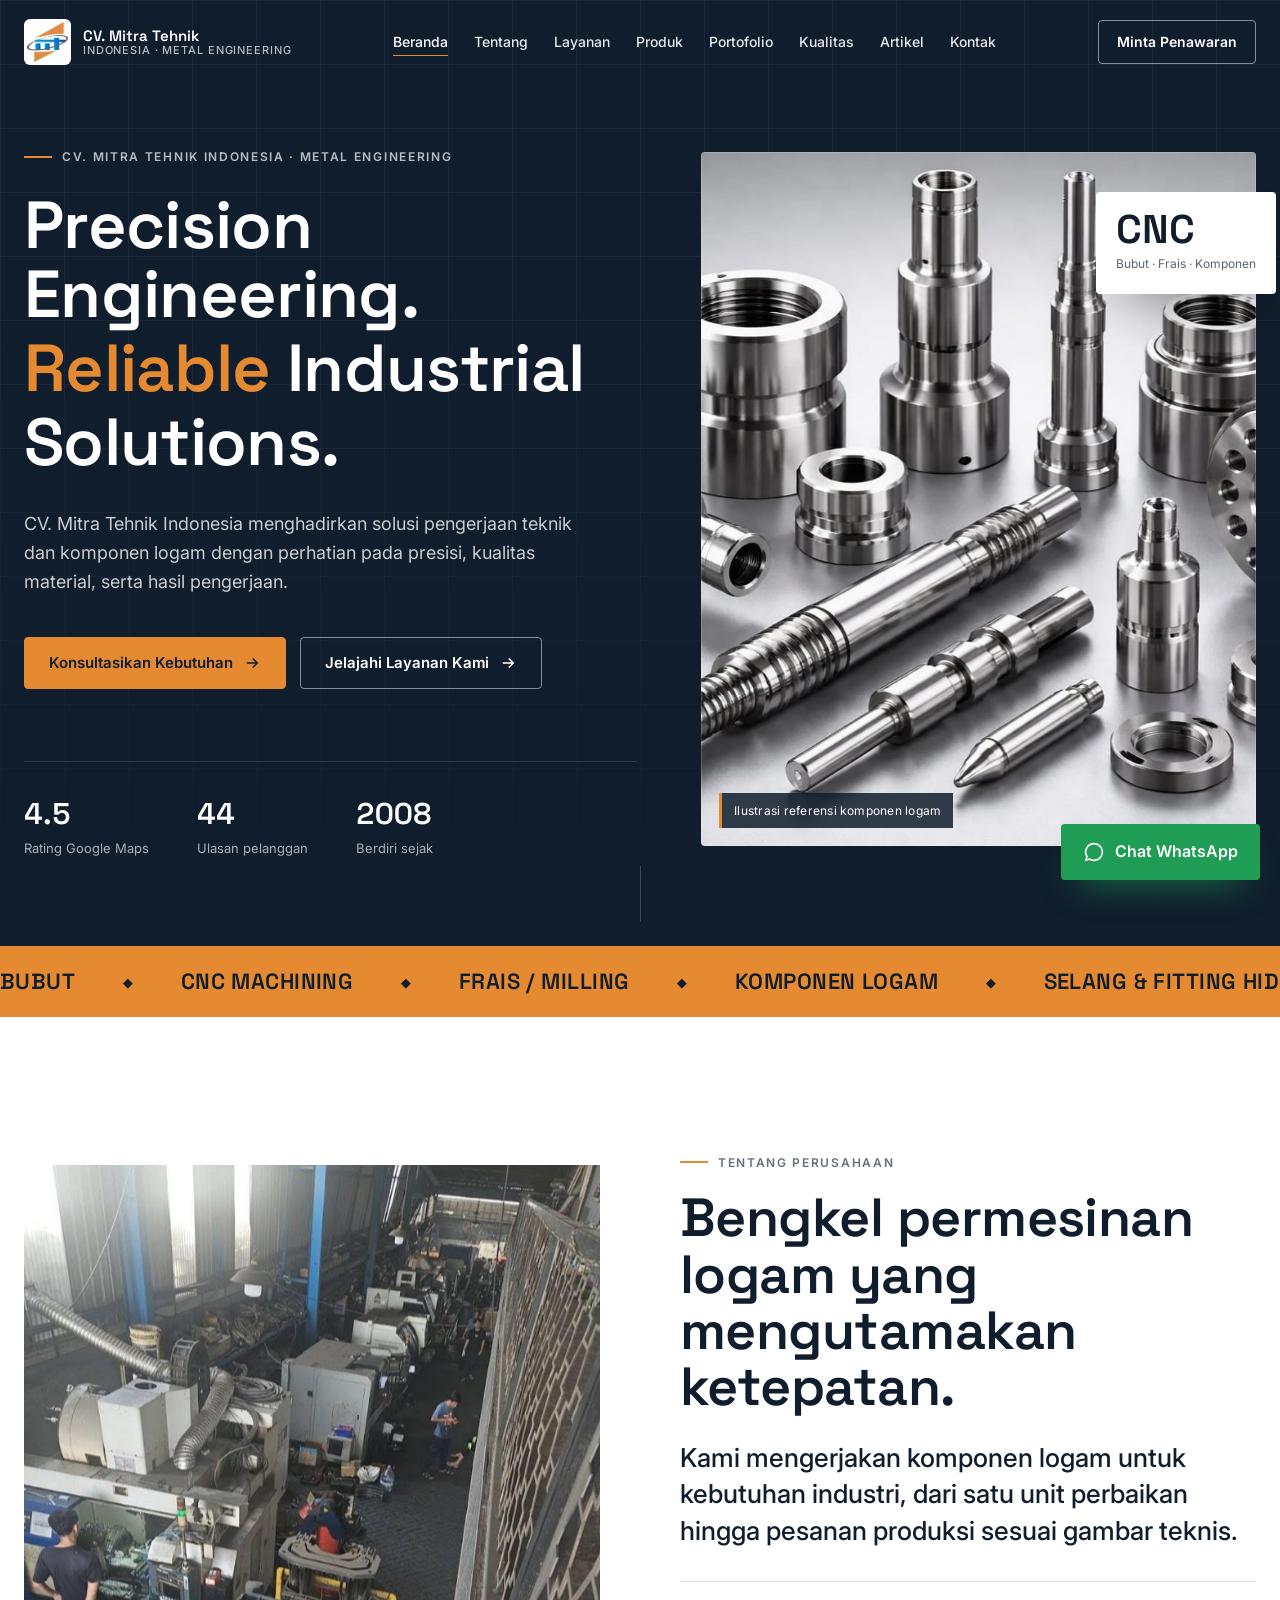
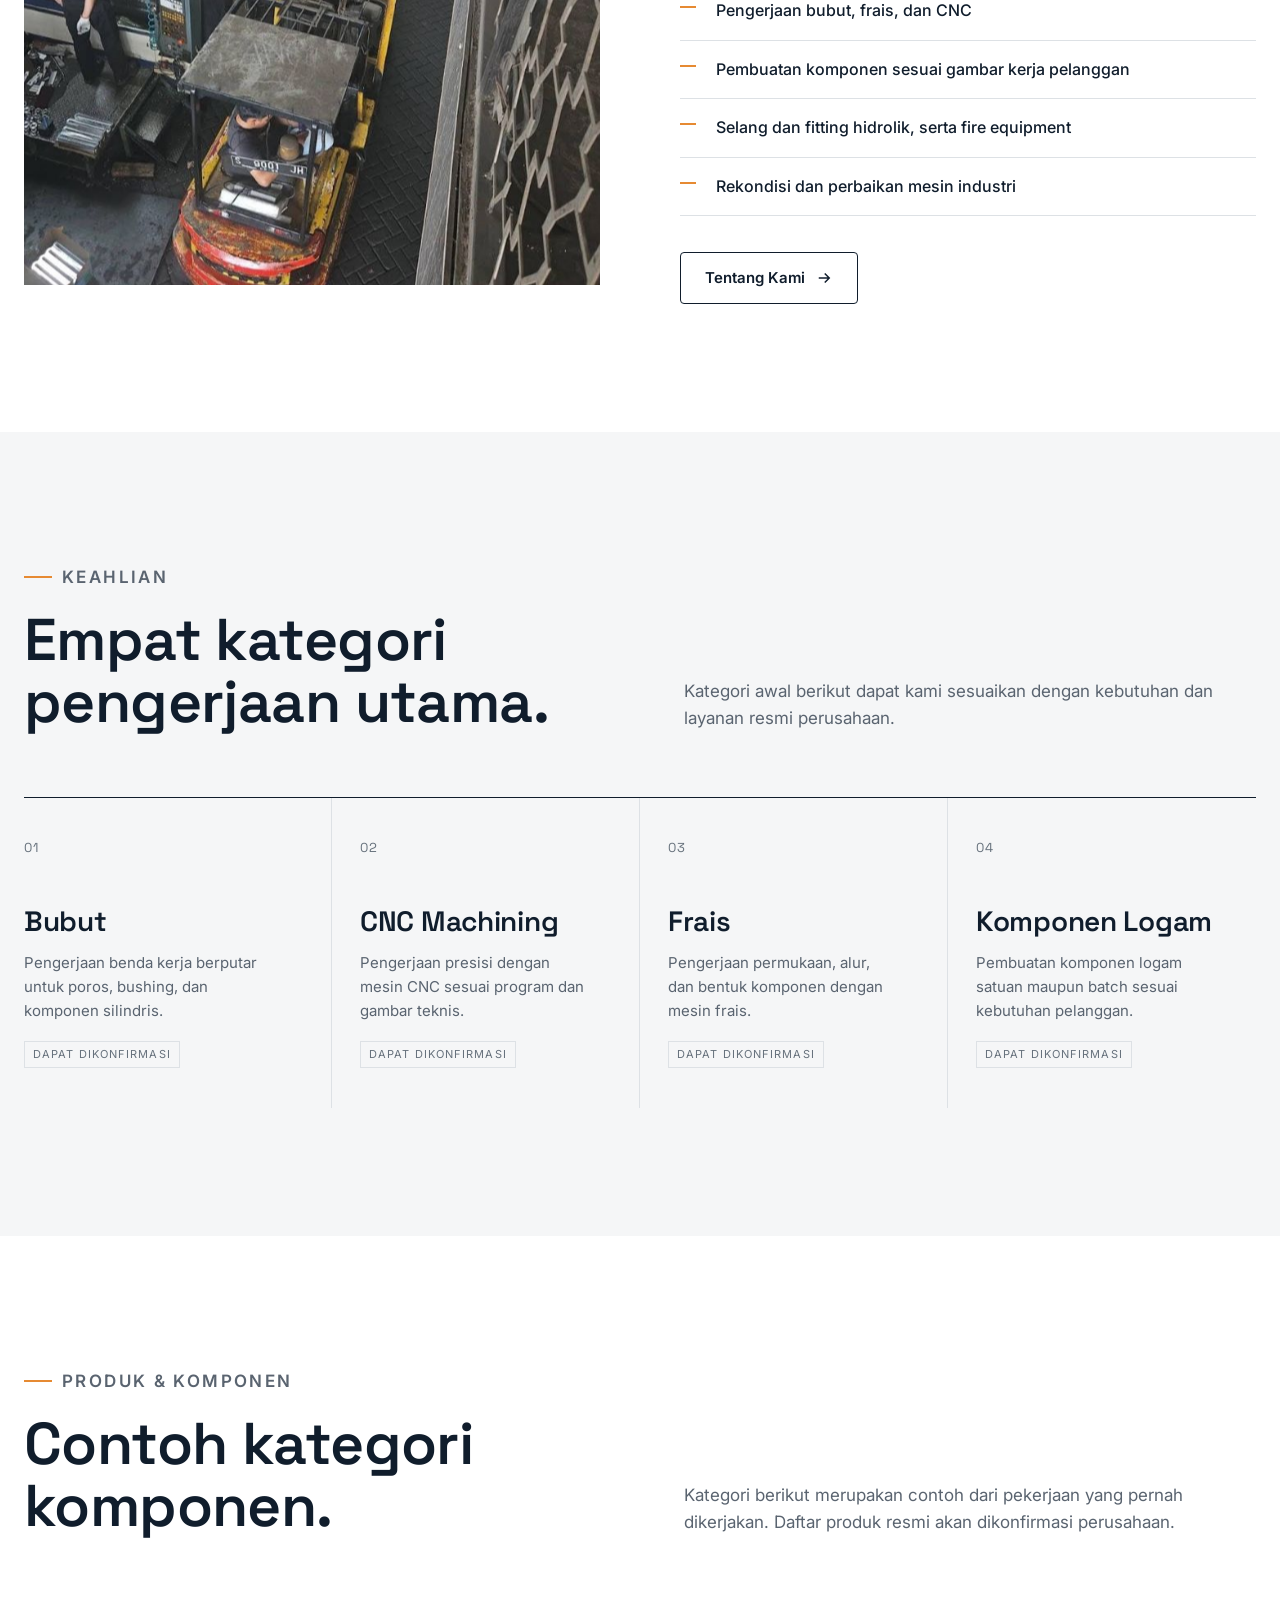
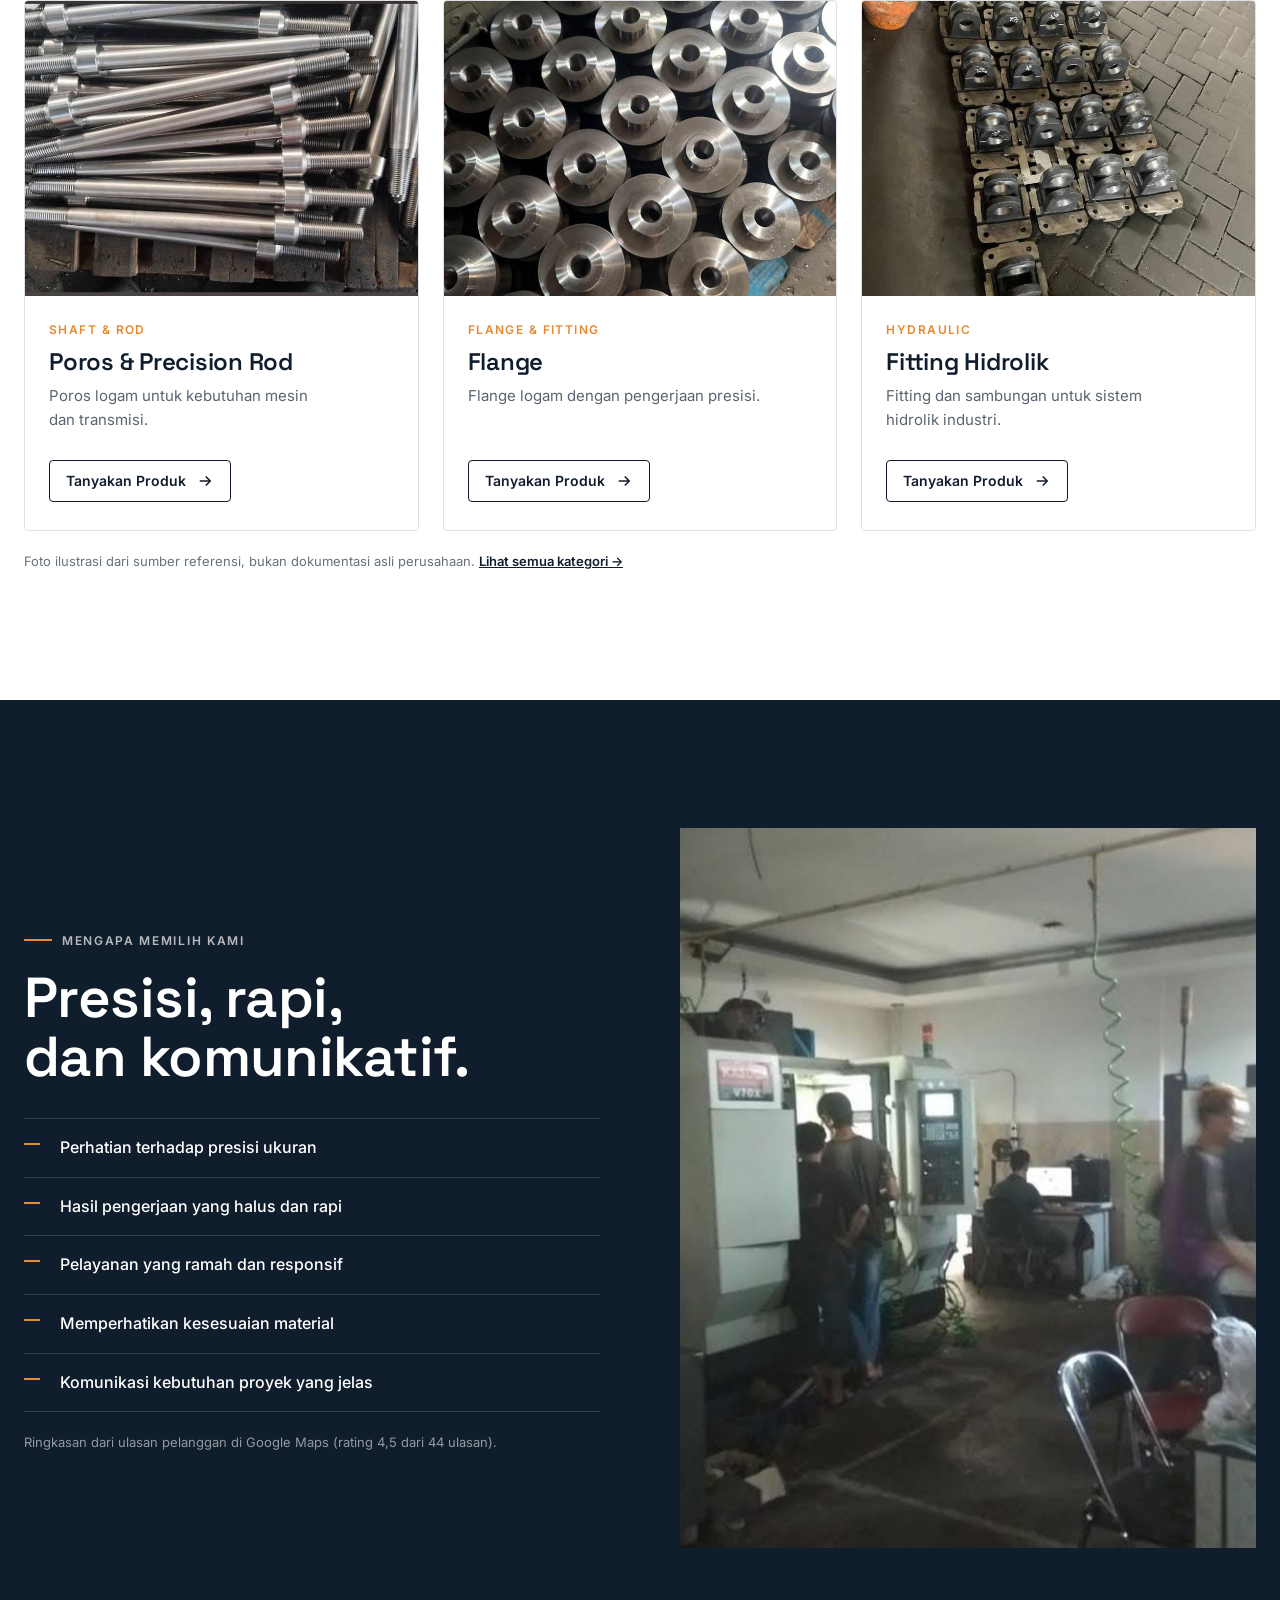
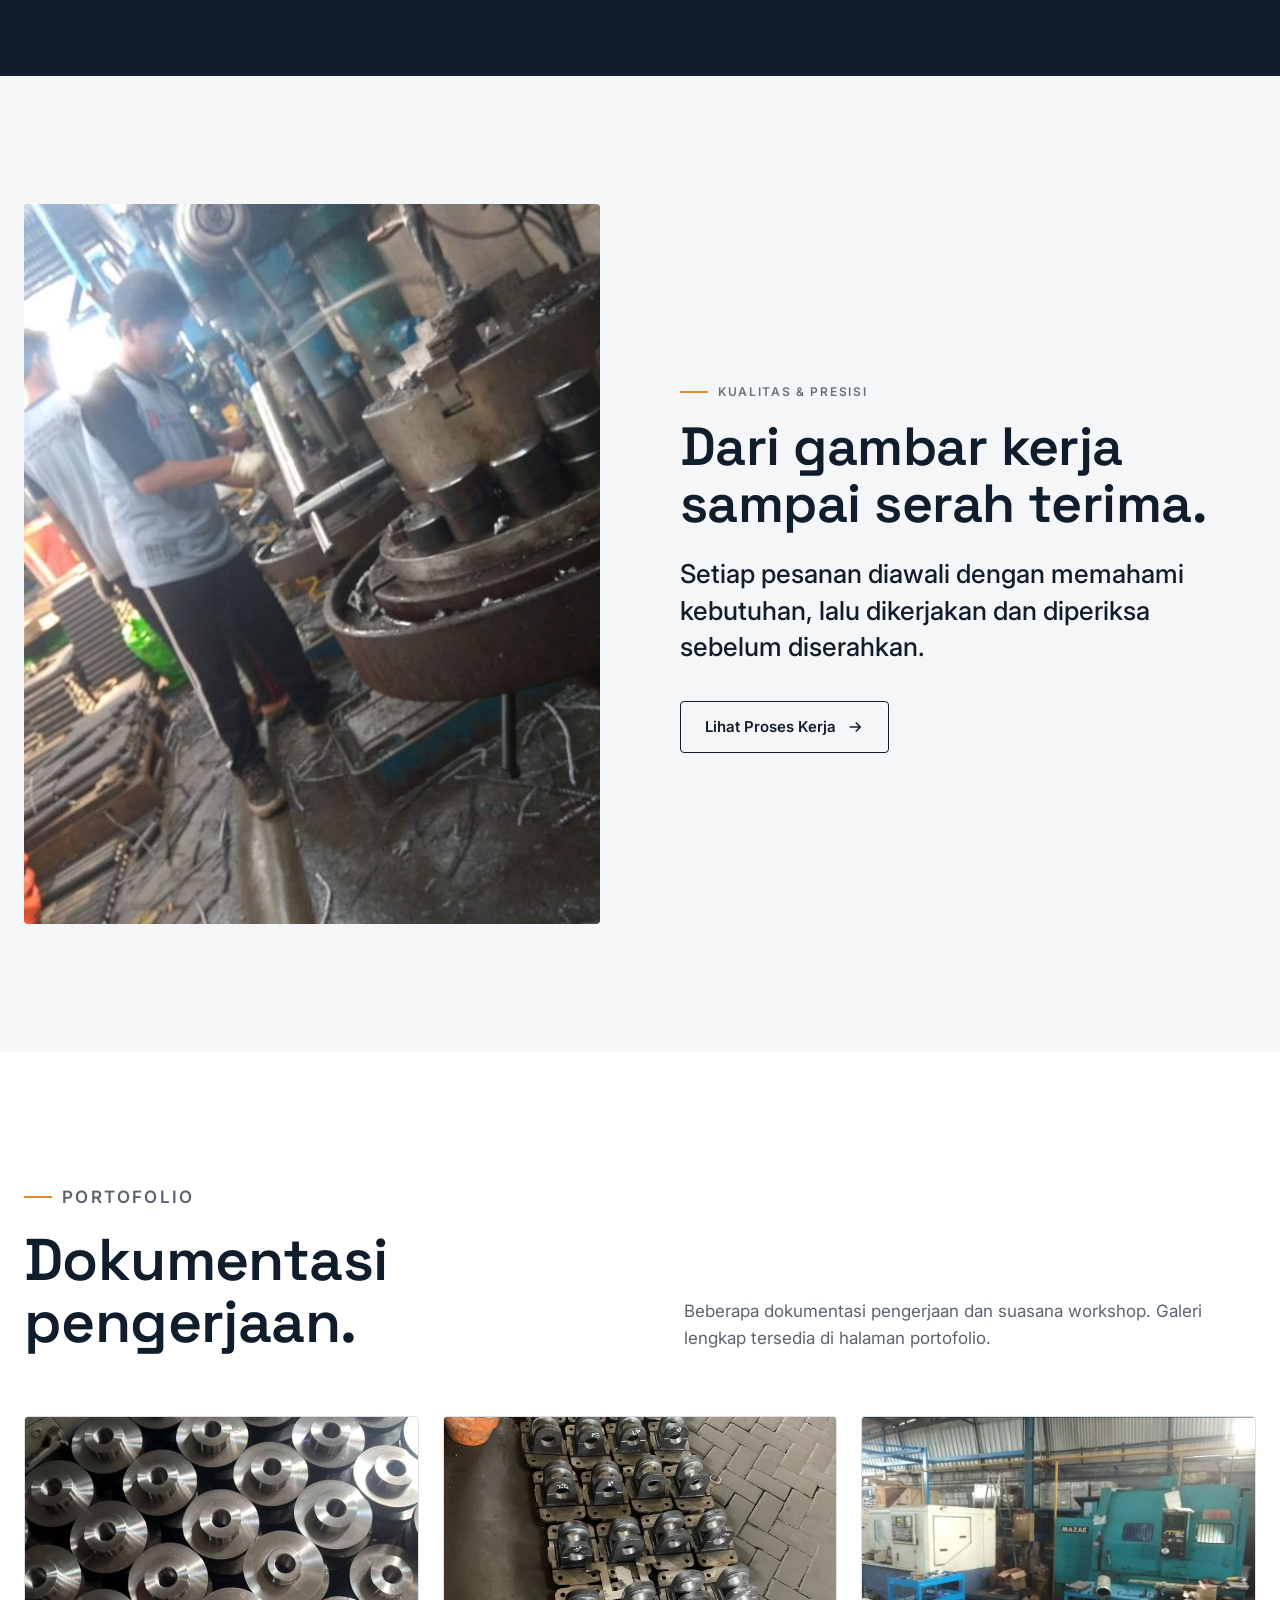
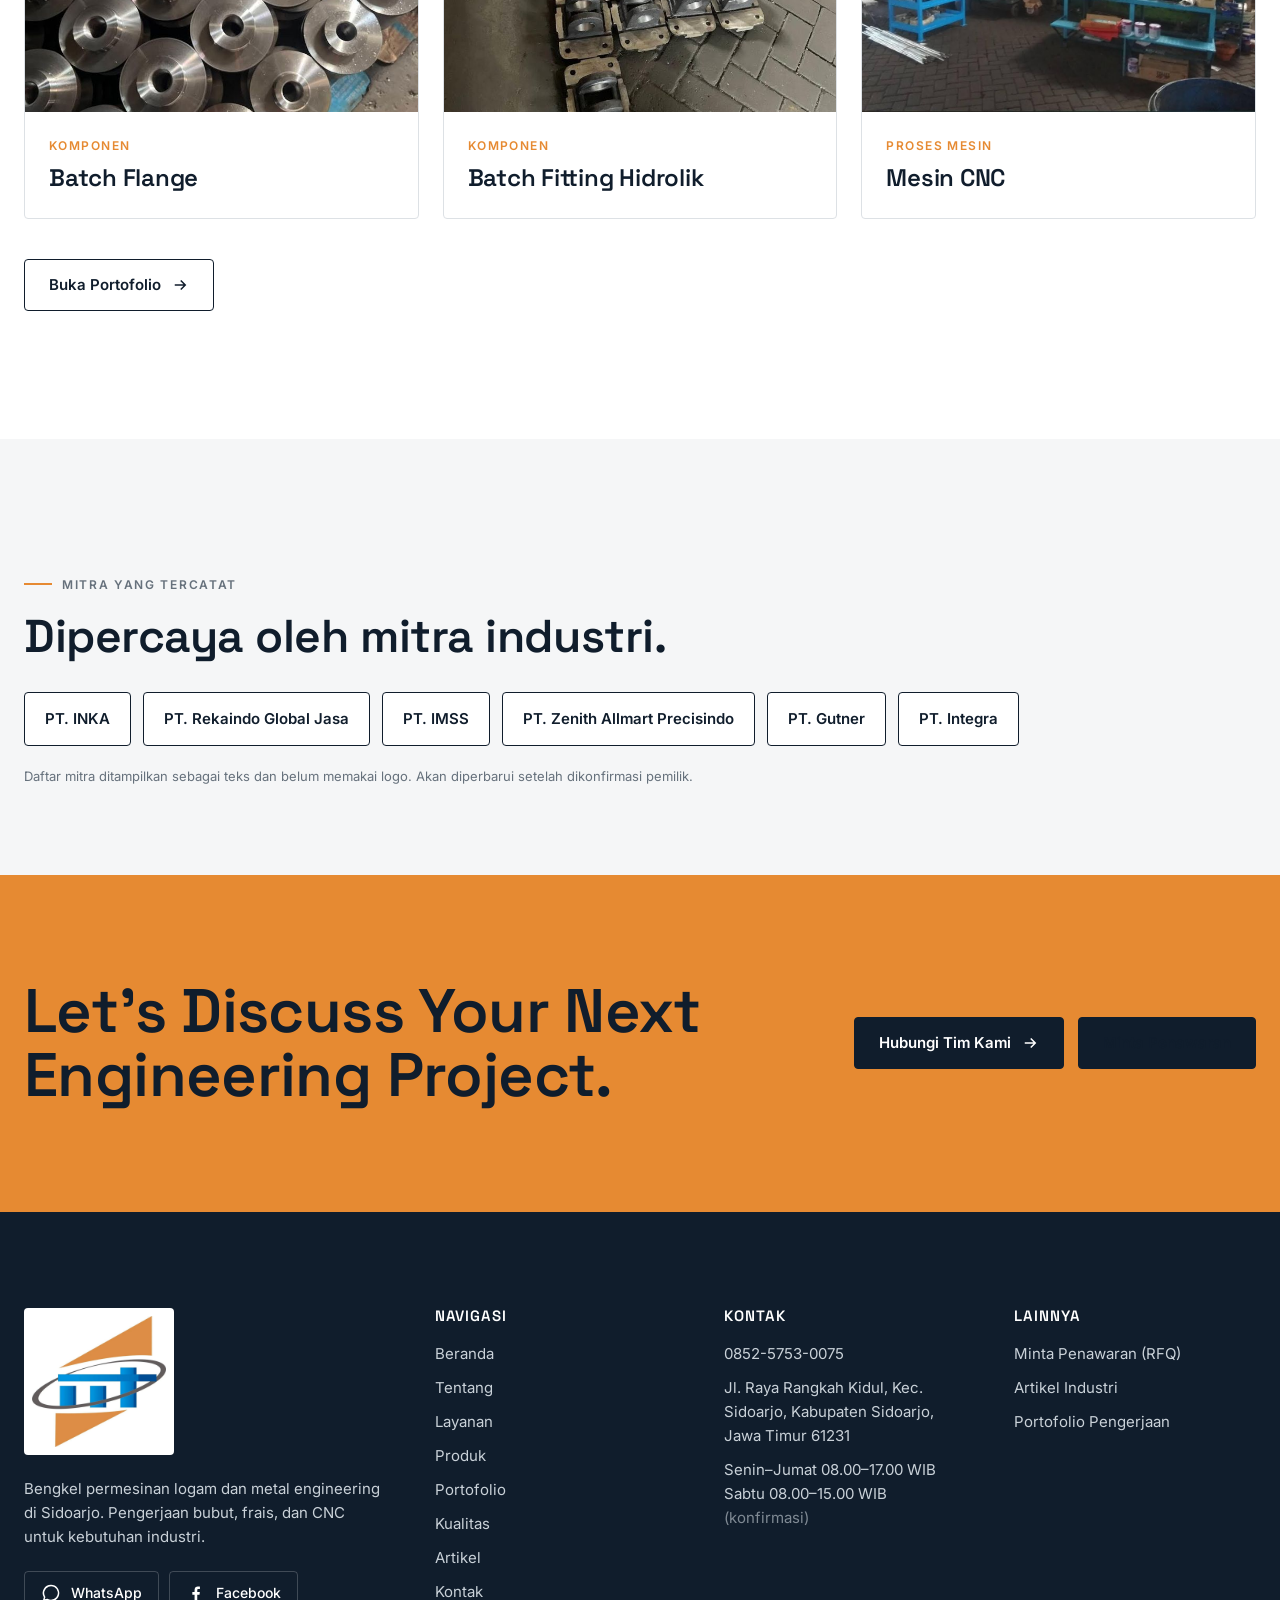
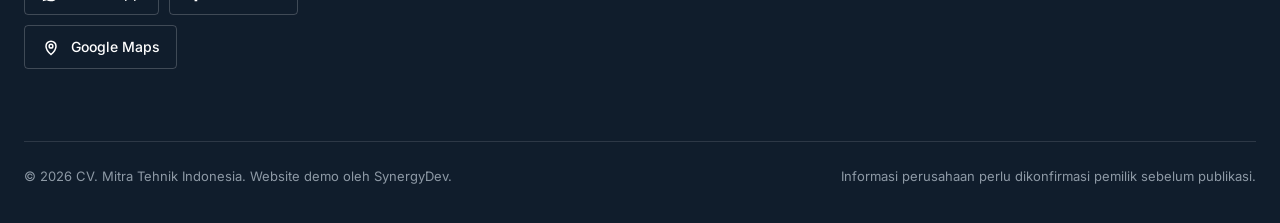
<file: index.html>
<!doctype html>
<html lang="id"><head><meta charset="utf-8">
<meta name="viewport" content="width=device-width, initial-scale=1, viewport-fit=cover">
<title>CV. Mitra Tehnik Indonesia | Bubut, CNC, Frais &amp; Komponen Logam, Sidoarjo</title>
<meta name="description" content="CV. Mitra Tehnik Indonesia: bengkel permesinan logam di Sidoarjo. Bubut, CNC, frais, dan komponen logam presisi. Minta penawaran lewat WhatsApp.">
<meta property="og:title" content="CV. Mitra Tehnik Indonesia | Bubut, CNC, Frais &amp; Komponen Logam, Sidoarjo"><meta property="og:description" content="CV. Mitra Tehnik Indonesia: bengkel permesinan logam di Sidoarjo. Bubut, CNC, frais, dan komponen logam presisi. Minta penawaran lewat WhatsApp."><meta property="og:type" content="website"><meta property="og:image" content="assets/images/hero-components.jpg">
<meta name="theme-color" content="#101D2C">
<link rel="icon" href="assets/images/favicon.png">
<link rel="preconnect" href="https://fonts.googleapis.com"><link rel="preconnect" href="https://fonts.gstatic.com" crossorigin>
<link href="https://fonts.googleapis.com/css2?family=Inter:wght@400;500;600&family=Space+Grotesk:wght@500;600&display=swap" rel="stylesheet">
<link rel="stylesheet" href="css/style.css">
<script type="application/ld+json">{"@context":"https://schema.org","@type":"ManufacturingBusiness","name":"CV. Mitra Tehnik Indonesia","description":"Bengkel permesinan logam: bubut, frais, dan CNC, serta pembuatan komponen industri di Sidoarjo.","telephone":"+62-852-5753-0075","address":{"@type":"PostalAddress","streetAddress":"Jl. Raya Rangkah Kidul, GPPM+W3G","addressLocality":"Sidoarjo","addressRegion":"Jawa Timur","postalCode":"61231","addressCountry":"ID"},"sameAs":["https://www.facebook.com/share/1G4SJWbU3j/","https://maps.app.goo.gl/61Y9t1qAdZohT9Xp6"]}</script>
</head><body>
<a class="skip" href="#main">Lewati ke konten</a>
<header class="nav" data-theme="dark"><div class="wrap">
  <a class="brand" href="index.html" aria-label="CV. Mitra Tehnik Indonesia, beranda"><img src="assets/images/logo.png" alt="Logo CV. Mitra Tehnik Indonesia"><span>CV. Mitra Tehnik<small>Indonesia · Metal Engineering</small></span></a>
  <ul class="menu"><li><a href="index.html" aria-current="page">Beranda</a></li><li><a href="tentang.html">Tentang</a></li><li><a href="layanan.html">Layanan</a></li><li><a href="produk.html">Produk</a></li><li><a href="portofolio.html">Portofolio</a></li><li><a href="kualitas.html">Kualitas</a></li><li><a href="artikel.html">Artikel</a></li><li><a href="kontak.html">Kontak</a></li></ul>
  <div style="display:flex;gap:10px;align-items:center"><a class="btn btn-light nav-cta" href="kontak.html#rfq">Minta Penawaran</a>
  <button class="burger" aria-expanded="false" aria-label="Buka menu"><span></span><span></span><span></span></button></div>
</div><nav class="drawer" aria-label="Menu mobile"><a href="index.html">Beranda</a><a href="tentang.html">Tentang</a><a href="layanan.html">Layanan</a><a href="produk.html">Produk</a><a href="portofolio.html">Portofolio</a><a href="kualitas.html">Kualitas</a><a href="artikel.html">Artikel</a><a href="kontak.html">Kontak</a><a href="kontak.html#rfq">Minta Penawaran</a></nav></header>
<main id="main">

<section class="hero" id="top"><div class="wrap">
  <div>
    <p class="eyebrow" style="color:rgba(255,255,255,.7)">CV. Mitra Tehnik Indonesia · Metal Engineering</p>
    <h1><span class="ln"><span>Precision Engineering.</span></span><span class="ln"><span><em>Reliable</em> Industrial</span></span><span class="ln"><span>Solutions.</span></span></h1>
    <p class="lead">CV. Mitra Tehnik Indonesia menghadirkan solusi pengerjaan teknik dan komponen logam dengan perhatian pada presisi, kualitas material, serta hasil pengerjaan.</p>
    <div class="ctas"><a class="btn" href="https://wa.me/6285257530075" data-wa="Halo CV. Mitra Tehnik Indonesia, saya ingin berkonsultasi kebutuhan pengerjaan." target="_blank" rel="noopener">Konsultasikan Kebutuhan <svg class="arrow" viewBox="0 0 24 24" fill="none" stroke="currentColor" stroke-width="2" aria-hidden="true"><path d="M5 12h14M13 6l6 6-6 6"/></svg></a>
      <a class="btn btn-light" href="layanan.html">Jelajahi Layanan Kami <svg class="arrow" viewBox="0 0 24 24" fill="none" stroke="currentColor" stroke-width="2" aria-hidden="true"><path d="M5 12h14M13 6l6 6-6 6"/></svg></a></div>
    <div class="rule">
      <div><strong class="count" data-to="4.5" data-dec="1">4.5</strong>Rating Google Maps</div>
      <div><strong class="count" data-to="44" data-dec="0">44</strong>Ulasan pelanggan</div>
      <div><strong>2008</strong>Berdiri sejak</div>
    </div>
  </div>
  <div style="position:relative">
    <div class="frame"><img src="assets/images/hero-components.jpg" alt="Ilustrasi komponen logam presisi: poros, bushing, dan flange"><span class="tagref">Ilustrasi referensi komponen logam</span></div>
    <div class="spec"><strong>CNC</strong><span>Bubut · Frais · Komponen</span></div>
  </div>
</div>
<div class="scroll-cue" aria-hidden="true"></div>
</section>

<div class="marquee" aria-hidden="true"><div class="track">
  <span>Bubut</span><span>CNC Machining</span><span>Frais / Milling</span><span>Komponen Logam</span><span>Selang &amp; Fitting Hidrolik</span><span>Fire Equipment</span><span>Rekondisi Mesin</span>
  <span>Bubut</span><span>CNC Machining</span><span>Frais / Milling</span><span>Komponen Logam</span><span>Selang &amp; Fitting Hidrolik</span><span>Fire Equipment</span><span>Rekondisi Mesin</span>
</div></div>

<section class="block tint"><div class="wrap grid2">
  <div class="img-reveal" style="overflow:hidden"><img class="frame-img parallax" src="assets/images/pf-32.jpg" alt="Suasana workshop CV. Mitra Tehnik Indonesia" loading="lazy" style="aspect-ratio:4/5"></div>
  <div class="reveal">
    <p class="eyebrow">Tentang perusahaan</p>
    <h2 style="font-size:clamp(34px,4.2vw,56px);margin-top:18px">Bengkel permesinan logam yang mengutamakan ketepatan.</h2>
    <p class="lead-lg">Kami mengerjakan komponen logam untuk kebutuhan industri, dari satu unit perbaikan hingga pesanan produksi sesuai gambar teknis.</p>
    <ul class="ticks">
      <li>Pengerjaan bubut, frais, dan CNC</li>
      <li>Pembuatan komponen sesuai gambar kerja pelanggan</li>
      <li>Selang dan fitting hidrolik, serta fire equipment</li>
      <li>Rekondisi dan perbaikan mesin industri</li>
    </ul>
    <div style="margin-top:36px"><a class="btn btn-line" href="tentang.html">Tentang Kami <svg class="arrow" viewBox="0 0 24 24" fill="none" stroke="currentColor" stroke-width="2" aria-hidden="true"><path d="M5 12h14M13 6l6 6-6 6"/></svg></a></div>
  </div>
</div></section>

<section class="block"><div class="wrap">
  <div class="head reveal"><div><p class="eyebrow">Keahlian</p><h2>Empat kategori pengerjaan utama.</h2></div>
    <p>Kategori awal berikut dapat kami sesuaikan dengan kebutuhan dan layanan resmi perusahaan.</p></div>
  <div class="exp">
    <article><span class="num">01</span><h3>Bubut</h3><p>Pengerjaan benda kerja berputar untuk poros, bushing, dan komponen silindris.</p><span class="tag">Dapat dikonfirmasi</span><span class="bar"></span></article>
    <article><span class="num">02</span><h3>CNC Machining</h3><p>Pengerjaan presisi dengan mesin CNC sesuai program dan gambar teknis.</p><span class="tag">Dapat dikonfirmasi</span><span class="bar"></span></article>
    <article><span class="num">03</span><h3>Frais</h3><p>Pengerjaan permukaan, alur, dan bentuk komponen dengan mesin frais.</p><span class="tag">Dapat dikonfirmasi</span><span class="bar"></span></article>
    <article><span class="num">04</span><h3>Komponen Logam</h3><p>Pembuatan komponen logam satuan maupun batch sesuai kebutuhan pelanggan.</p><span class="tag">Dapat dikonfirmasi</span><span class="bar"></span></article>
  </div>
</div></section>

<section class="block tint"><div class="wrap">
  <div class="head reveal"><div><p class="eyebrow">Produk &amp; komponen</p><h2>Contoh kategori komponen.</h2></div>
    <p>Kategori berikut merupakan contoh dari pekerjaan yang pernah dikerjakan. Daftar produk resmi akan dikonfirmasi perusahaan.</p></div>
  <div class="pgrid">
    <article class="pcard reveal"><div class="img"><img src="assets/images/pf-22.jpg" alt="Batch poros logam" loading="lazy"></div><div class="body"><span class="cat">Shaft &amp; Rod</span><h3>Poros &amp; Precision Rod</h3><p>Poros logam untuk kebutuhan mesin dan transmisi.</p><div class="foot"><a class="btn btn-sm btn-line" href="https://wa.me/6285257530075" data-wa="Halo CV. Mitra Tehnik Indonesia, saya ingin menanyakan komponen poros." target="_blank" rel="noopener">Tanyakan Produk <svg class="arrow" viewBox="0 0 24 24" fill="none" stroke="currentColor" stroke-width="2" aria-hidden="true"><path d="M5 12h14M13 6l6 6-6 6"/></svg></a></div></div></article>
    <article class="pcard reveal"><div class="img"><img src="assets/images/pf-37.jpg" alt="Flange logam hasil pengerjaan" loading="lazy"></div><div class="body"><span class="cat">Flange &amp; Fitting</span><h3>Flange</h3><p>Flange logam dengan pengerjaan presisi.</p><div class="foot"><a class="btn btn-sm btn-line" href="https://wa.me/6285257530075" data-wa="Halo CV. Mitra Tehnik Indonesia, saya ingin menanyakan flange." target="_blank" rel="noopener">Tanyakan Produk <svg class="arrow" viewBox="0 0 24 24" fill="none" stroke="currentColor" stroke-width="2" aria-hidden="true"><path d="M5 12h14M13 6l6 6-6 6"/></svg></a></div></div></article>
    <article class="pcard reveal"><div class="img"><img src="assets/images/pf-36.jpg" alt="Batch fitting hidrolik" loading="lazy"></div><div class="body"><span class="cat">Hydraulic</span><h3>Fitting Hidrolik</h3><p>Fitting dan sambungan untuk sistem hidrolik industri.</p><div class="foot"><a class="btn btn-sm btn-line" href="https://wa.me/6285257530075" data-wa="Halo CV. Mitra Tehnik Indonesia, saya ingin menanyakan fitting hidrolik." target="_blank" rel="noopener">Tanyakan Produk <svg class="arrow" viewBox="0 0 24 24" fill="none" stroke="currentColor" stroke-width="2" aria-hidden="true"><path d="M5 12h14M13 6l6 6-6 6"/></svg></a></div></div></article>
  </div>
  <p class="note">Foto ilustrasi dari sumber referensi, bukan dokumentasi asli perusahaan. <a href="produk.html" style="color:var(--navy);font-weight:600">Lihat semua kategori →</a></p>
</div></section>

<section class="block dark"><div class="wrap grid2">
  <div class="reveal">
    <p class="eyebrow" style="color:rgba(255,255,255,.7)">Mengapa memilih kami</p>
    <h2 style="font-size:clamp(34px,4.4vw,60px);margin-top:18px">Presisi, rapi, dan komunikatif.</h2>
    <ul class="ticks">
      <li>Perhatian terhadap presisi ukuran</li>
      <li>Hasil pengerjaan yang halus dan rapi</li>
      <li>Pelayanan yang ramah dan responsif</li>
      <li>Memperhatikan kesesuaian material</li>
      <li>Komunikasi kebutuhan proyek yang jelas</li>
    </ul>
    <p class="note" style="color:rgba(255,255,255,.55)">Ringkasan dari ulasan pelanggan di Google Maps (rating 4,5 dari 44 ulasan).</p>
  </div>
  <div class="img-reveal" style="overflow:hidden"><img class="frame-img parallax" src="assets/images/pf-30.jpg" alt="Mesin CNC di workshop" loading="lazy" style="aspect-ratio:4/5"></div>
</div></section>

<section class="block"><div class="wrap grid2">
  <div class="img-reveal" style="overflow:hidden"><img class="frame-img" src="assets/images/pf-14.jpg" alt="Proses bubut di mesin" loading="lazy" style="aspect-ratio:4/5"></div>
  <div class="reveal">
    <p class="eyebrow">Kualitas &amp; presisi</p>
    <h2 style="font-size:clamp(34px,4.2vw,56px);margin-top:18px">Dari gambar kerja sampai serah terima.</h2>
    <p class="lead-lg">Setiap pesanan diawali dengan memahami kebutuhan, lalu dikerjakan dan diperiksa sebelum diserahkan.</p>
    <div style="margin-top:36px"><a class="btn btn-line" href="kualitas.html">Lihat Proses Kerja <svg class="arrow" viewBox="0 0 24 24" fill="none" stroke="currentColor" stroke-width="2" aria-hidden="true"><path d="M5 12h14M13 6l6 6-6 6"/></svg></a></div>
  </div>
</div></section>

<section class="block tint"><div class="wrap">
  <div class="head reveal"><div><p class="eyebrow">Portofolio</p><h2>Dokumentasi pengerjaan.</h2></div>
    <p>Beberapa dokumentasi pengerjaan dan suasana workshop. Galeri lengkap tersedia di halaman portofolio.</p></div>
  <div class="pgrid">
    <article class="pcard reveal"><div class="img"><img src="assets/images/pf-09.jpg" alt="Batch flange hasil pengerjaan" loading="lazy"></div><div class="body"><span class="cat">Komponen</span><h3>Batch Flange</h3></div></article>
    <article class="pcard reveal"><div class="img"><img src="assets/images/pf-12.jpg" alt="Batch fitting hidrolik" loading="lazy"></div><div class="body"><span class="cat">Komponen</span><h3>Batch Fitting Hidrolik</h3></div></article>
    <article class="pcard reveal"><div class="img"><img src="assets/images/pf-31.jpg" alt="Mesin CNC di workshop" loading="lazy"></div><div class="body"><span class="cat">Proses Mesin</span><h3>Mesin CNC</h3></div></article>
  </div>
  <div style="margin-top:40px"><a class="btn btn-line" href="portofolio.html">Buka Portofolio <svg class="arrow" viewBox="0 0 24 24" fill="none" stroke="currentColor" stroke-width="2" aria-hidden="true"><path d="M5 12h14M13 6l6 6-6 6"/></svg></a></div>
</div></section>

<section class="block" style="padding-bottom:88px"><div class="wrap">
  <p class="eyebrow">Mitra yang tercatat</p>
  <h2 style="font-size:clamp(30px,3.6vw,46px);margin:18px 0 32px">Dipercaya oleh mitra industri.</h2>
  <div class="trusted">
    <span>PT. INKA</span><span>PT. Rekaindo Global Jasa</span><span>PT. IMSS</span><span>PT. Zenith Allmart Precisindo</span><span>PT. Gutner</span><span>PT. Integra</span>
  </div>
  <p class="note">Daftar mitra ditampilkan sebagai teks dan belum memakai logo. Akan diperbarui setelah dikonfirmasi pemilik.</p>
</div></section>

<section class="band"><div class="wrap">
  <h2>Let's Discuss Your Next Engineering Project.</h2>
  <div style="display:flex;gap:14px;flex-wrap:wrap"><a class="btn" href="https://wa.me/6285257530075" data-wa="Halo CV. Mitra Tehnik Indonesia, saya ingin mendiskusikan proyek saya." target="_blank" rel="noopener">Hubungi Tim Kami <svg class="arrow" viewBox="0 0 24 24" fill="none" stroke="currentColor" stroke-width="2" aria-hidden="true"><path d="M5 12h14M13 6l6 6-6 6"/></svg></a><a class="btn btn-light" href="kontak.html#rfq" style="color:var(--navy);border-color:var(--navy)">Minta Penawaran</a></div>
</div></section>
</main>
<footer><div class="wrap">
  <div class="grid">
    <div><img class="logo" src="assets/images/logo.png" alt="CV. Mitra Tehnik Indonesia">
      <p style="margin-top:22px;max-width:40ch">Bengkel permesinan logam dan metal engineering di Sidoarjo. Pengerjaan bubut, frais, dan CNC untuk kebutuhan industri.</p><div class="soc-row"><a class="soc" href="https://wa.me/6285257530075" target="_blank" rel="noopener"><svg viewBox="0 0 24 24" fill="currentColor" aria-hidden="true"><path d="M12 2a10 10 0 0 0-8.6 15.1L2 22l5-1.3A10 10 0 1 0 12 2zm0 18.2a8.2 8.2 0 0 1-4.2-1.2l-.3-.2-3 .8.8-2.9-.2-.3A8.2 8.2 0 1 1 12 20.2z"/></svg><span>WhatsApp</span></a><a class="soc" href="https://www.facebook.com/share/1G4SJWbU3j/" target="_blank" rel="noopener"><svg viewBox="0 0 24 24" fill="currentColor" aria-hidden="true"><path d="M13.5 22v-8h2.7l.4-3.2h-3.1V8.8c0-.9.3-1.5 1.6-1.5h1.6V4.4c-.3 0-1.3-.1-2.4-.1-2.4 0-4 1.4-4 4.1v2.4H7.6V14h2.7v8z"/></svg><span>Facebook</span></a><a class="soc" href="https://maps.app.goo.gl/61Y9t1qAdZohT9Xp6" target="_blank" rel="noopener"><svg viewBox="0 0 24 24" fill="none" stroke="currentColor" stroke-width="1.8" aria-hidden="true"><path d="M12 21s-6-5.3-6-10a6 6 0 1 1 12 0c0 4.7-6 10-6 10z"/><circle cx="12" cy="11" r="2.2"/></svg><span>Google Maps</span></a></div></div>
    <div><h4>Navigasi</h4><ul><li><a href="index.html">Beranda</a></li><li><a href="tentang.html">Tentang</a></li><li><a href="layanan.html">Layanan</a></li><li><a href="produk.html">Produk</a></li><li><a href="portofolio.html">Portofolio</a></li><li><a href="kualitas.html">Kualitas</a></li><li><a href="artikel.html">Artikel</a></li><li><a href="kontak.html">Kontak</a></li></ul></div>
    <div><h4>Kontak</h4><ul>
      <li><a href="https://wa.me/6285257530075" target="_blank" rel="noopener">0852-5753-0075</a></li>
      <li>Jl. Raya Rangkah Kidul, Kec. Sidoarjo, Kabupaten Sidoarjo, Jawa Timur 61231</li>
      <li>Senin–Jumat 08.00–17.00 WIB<br>Sabtu 08.00–15.00 WIB <span style="opacity:.6">(konfirmasi)</span></li></ul></div>
    <div><h4>Lainnya</h4><ul>
      <li><a href="kontak.html#rfq">Minta Penawaran (RFQ)</a></li>
      <li><a href="artikel.html">Artikel Industri</a></li>
      <li><a href="portofolio.html">Portofolio Pengerjaan</a></li></ul></div>
  </div>
  <div class="copy"><span>© 2026 CV. Mitra Tehnik Indonesia. Website demo oleh SynergyDev.</span><span>Informasi perusahaan perlu dikonfirmasi pemilik sebelum publikasi.</span></div>
</div></footer>
<a class="fab" href="https://wa.me/6285257530075" target="_blank" rel="noopener" data-wa="Halo CV. Mitra Tehnik Indonesia, saya ingin berkonsultasi kebutuhan pengerjaan." aria-label="Chat WhatsApp"><svg viewBox="0 0 24 24" fill="currentColor" aria-hidden="true"><path d="M12 2a10 10 0 0 0-8.6 15.1L2 22l5-1.3A10 10 0 1 0 12 2zm0 18.2a8.2 8.2 0 0 1-4.2-1.2l-.3-.2-3 .8.8-2.9-.2-.3A8.2 8.2 0 1 1 12 20.2z"/></svg><span>Chat WhatsApp</span></a>
<div class="lb" id="lb" role="dialog" aria-modal="true" aria-label="Pratinjau foto">
  <button class="ctrl x" aria-label="Tutup">×</button><button class="ctrl p" aria-label="Sebelumnya">‹</button>
  <img id="lbImg" alt=""><button class="ctrl n" aria-label="Berikutnya">›</button><p class="cap" id="lbCap"></p>
</div>


<script src="js/main.js"></script>
</body></html>
</file>
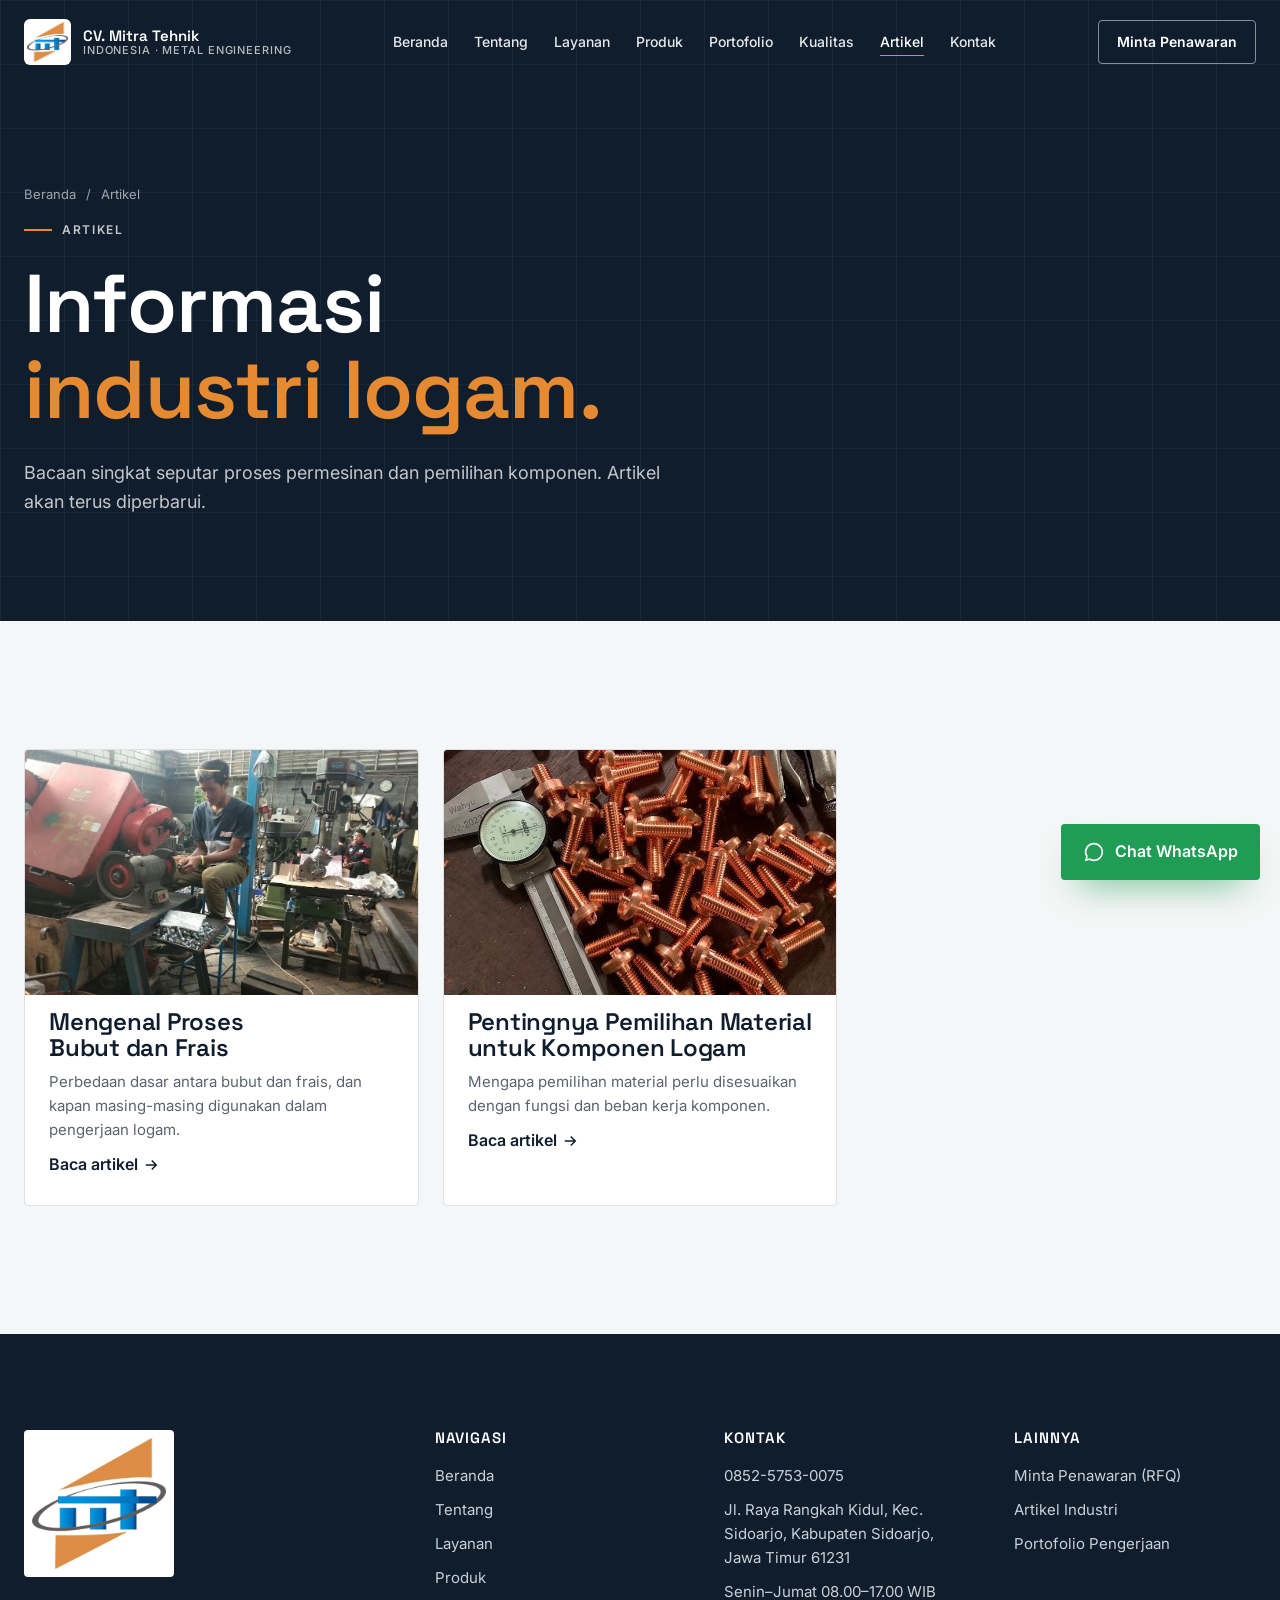
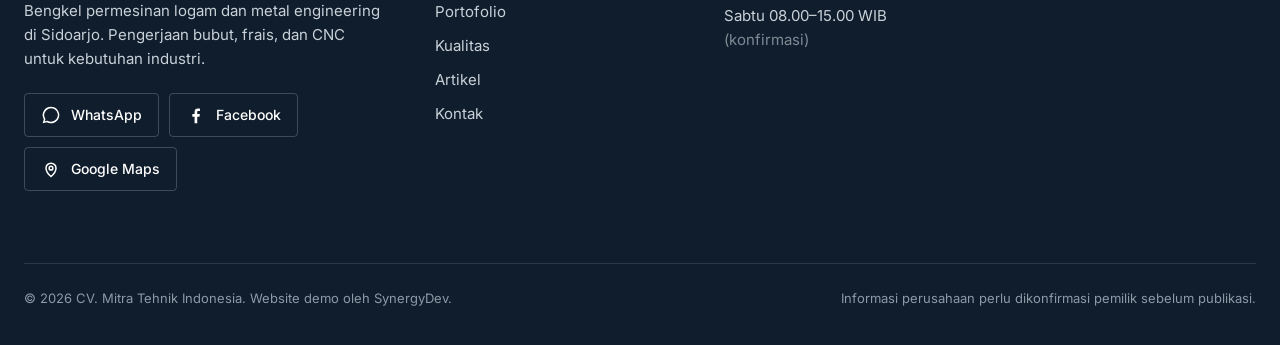
<file: artikel.html>
<!doctype html>
<html lang="id"><head><meta charset="utf-8">
<meta name="viewport" content="width=device-width, initial-scale=1, viewport-fit=cover">
<title>Artikel Industri | CV. Mitra Tehnik Indonesia</title>
<meta name="description" content="Informasi seputar permesinan logam: bubut, frais, CNC, dan pemilihan material komponen.">
<meta property="og:title" content="Artikel Industri | CV. Mitra Tehnik Indonesia"><meta property="og:description" content="Informasi seputar permesinan logam: bubut, frais, CNC, dan pemilihan material komponen."><meta property="og:type" content="website"><meta property="og:image" content="assets/images/hero-components.jpg">
<meta name="theme-color" content="#101D2C">
<link rel="icon" href="assets/images/favicon.png">
<link rel="preconnect" href="https://fonts.googleapis.com"><link rel="preconnect" href="https://fonts.gstatic.com" crossorigin>
<link href="https://fonts.googleapis.com/css2?family=Inter:wght@400;500;600&family=Space+Grotesk:wght@500;600&display=swap" rel="stylesheet">
<link rel="stylesheet" href="css/style.css">

</head><body>
<a class="skip" href="#main">Lewati ke konten</a>
<header class="nav" data-theme="dark"><div class="wrap">
  <a class="brand" href="index.html" aria-label="CV. Mitra Tehnik Indonesia, beranda"><img src="assets/images/logo.png" alt="Logo CV. Mitra Tehnik Indonesia"><span>CV. Mitra Tehnik<small>Indonesia · Metal Engineering</small></span></a>
  <ul class="menu"><li><a href="index.html">Beranda</a></li><li><a href="tentang.html">Tentang</a></li><li><a href="layanan.html">Layanan</a></li><li><a href="produk.html">Produk</a></li><li><a href="portofolio.html">Portofolio</a></li><li><a href="kualitas.html">Kualitas</a></li><li><a href="artikel.html" aria-current="page">Artikel</a></li><li><a href="kontak.html">Kontak</a></li></ul>
  <div style="display:flex;gap:10px;align-items:center"><a class="btn btn-light nav-cta" href="kontak.html#rfq">Minta Penawaran</a>
  <button class="burger" aria-expanded="false" aria-label="Buka menu"><span></span><span></span><span></span></button></div>
</div><nav class="drawer" aria-label="Menu mobile"><a href="index.html">Beranda</a><a href="tentang.html">Tentang</a><a href="layanan.html">Layanan</a><a href="produk.html">Produk</a><a href="portofolio.html">Portofolio</a><a href="kualitas.html">Kualitas</a><a href="artikel.html">Artikel</a><a href="kontak.html">Kontak</a><a href="kontak.html#rfq">Minta Penawaran</a></nav></header>
<main id="main">

<header class="phead"><div class="wrap">
  <div class="crumbs"><a href="index.html">Beranda</a><span>/</span><span>Artikel</span></div>
  <p class="eyebrow" style="color:rgba(255,255,255,.75)">Artikel</p>
  <h1>Informasi <span>industri logam.</span></h1>
  <p class="lead">Bacaan singkat seputar proses permesinan dan pemilihan komponen. Artikel akan terus diperbarui.</p>
</div></header>
<section class="block"><div class="wrap"><div class="pgrid"><a class="acard reveal" href="artikel/mengenal-bubut-frais.html"><img src="assets/images/pf-21.jpg" alt="Mengenal Proses Bubut dan Frais" loading="lazy"><div class="b"><h3>Mengenal Proses Bubut dan Frais</h3><p>Perbedaan dasar antara bubut dan frais, dan kapan masing-masing digunakan dalam pengerjaan logam.</p><span style="font-weight:600;color:var(--navy)">Baca artikel <svg class="arrow" viewBox="0 0 24 24" fill="none" stroke="currentColor" stroke-width="2" aria-hidden="true"><path d="M5 12h14M13 6l6 6-6 6"/></svg></span></div></a><a class="acard reveal" href="artikel/pentingnya-material.html"><img src="assets/images/pf-27.jpg" alt="Pentingnya Pemilihan Material untuk Komponen Logam" loading="lazy"><div class="b"><h3>Pentingnya Pemilihan Material untuk Komponen Logam</h3><p>Mengapa pemilihan material perlu disesuaikan dengan fungsi dan beban kerja komponen.</p><span style="font-weight:600;color:var(--navy)">Baca artikel <svg class="arrow" viewBox="0 0 24 24" fill="none" stroke="currentColor" stroke-width="2" aria-hidden="true"><path d="M5 12h14M13 6l6 6-6 6"/></svg></span></div></a></div></div></section>
</main>
<footer><div class="wrap">
  <div class="grid">
    <div><img class="logo" src="assets/images/logo.png" alt="CV. Mitra Tehnik Indonesia">
      <p style="margin-top:22px;max-width:40ch">Bengkel permesinan logam dan metal engineering di Sidoarjo. Pengerjaan bubut, frais, dan CNC untuk kebutuhan industri.</p><div class="soc-row"><a class="soc" href="https://wa.me/6285257530075" target="_blank" rel="noopener"><svg viewBox="0 0 24 24" fill="currentColor" aria-hidden="true"><path d="M12 2a10 10 0 0 0-8.6 15.1L2 22l5-1.3A10 10 0 1 0 12 2zm0 18.2a8.2 8.2 0 0 1-4.2-1.2l-.3-.2-3 .8.8-2.9-.2-.3A8.2 8.2 0 1 1 12 20.2z"/></svg><span>WhatsApp</span></a><a class="soc" href="https://www.facebook.com/share/1G4SJWbU3j/" target="_blank" rel="noopener"><svg viewBox="0 0 24 24" fill="currentColor" aria-hidden="true"><path d="M13.5 22v-8h2.7l.4-3.2h-3.1V8.8c0-.9.3-1.5 1.6-1.5h1.6V4.4c-.3 0-1.3-.1-2.4-.1-2.4 0-4 1.4-4 4.1v2.4H7.6V14h2.7v8z"/></svg><span>Facebook</span></a><a class="soc" href="https://maps.app.goo.gl/61Y9t1qAdZohT9Xp6" target="_blank" rel="noopener"><svg viewBox="0 0 24 24" fill="none" stroke="currentColor" stroke-width="1.8" aria-hidden="true"><path d="M12 21s-6-5.3-6-10a6 6 0 1 1 12 0c0 4.7-6 10-6 10z"/><circle cx="12" cy="11" r="2.2"/></svg><span>Google Maps</span></a></div></div>
    <div><h4>Navigasi</h4><ul><li><a href="index.html">Beranda</a></li><li><a href="tentang.html">Tentang</a></li><li><a href="layanan.html">Layanan</a></li><li><a href="produk.html">Produk</a></li><li><a href="portofolio.html">Portofolio</a></li><li><a href="kualitas.html">Kualitas</a></li><li><a href="artikel.html">Artikel</a></li><li><a href="kontak.html">Kontak</a></li></ul></div>
    <div><h4>Kontak</h4><ul>
      <li><a href="https://wa.me/6285257530075" target="_blank" rel="noopener">0852-5753-0075</a></li>
      <li>Jl. Raya Rangkah Kidul, Kec. Sidoarjo, Kabupaten Sidoarjo, Jawa Timur 61231</li>
      <li>Senin–Jumat 08.00–17.00 WIB<br>Sabtu 08.00–15.00 WIB <span style="opacity:.6">(konfirmasi)</span></li></ul></div>
    <div><h4>Lainnya</h4><ul>
      <li><a href="kontak.html#rfq">Minta Penawaran (RFQ)</a></li>
      <li><a href="artikel.html">Artikel Industri</a></li>
      <li><a href="portofolio.html">Portofolio Pengerjaan</a></li></ul></div>
  </div>
  <div class="copy"><span>© 2026 CV. Mitra Tehnik Indonesia. Website demo oleh SynergyDev.</span><span>Informasi perusahaan perlu dikonfirmasi pemilik sebelum publikasi.</span></div>
</div></footer>
<a class="fab" href="https://wa.me/6285257530075" target="_blank" rel="noopener" data-wa="Halo CV. Mitra Tehnik Indonesia, saya ingin berkonsultasi kebutuhan pengerjaan." aria-label="Chat WhatsApp"><svg viewBox="0 0 24 24" fill="currentColor" aria-hidden="true"><path d="M12 2a10 10 0 0 0-8.6 15.1L2 22l5-1.3A10 10 0 1 0 12 2zm0 18.2a8.2 8.2 0 0 1-4.2-1.2l-.3-.2-3 .8.8-2.9-.2-.3A8.2 8.2 0 1 1 12 20.2z"/></svg><span>Chat WhatsApp</span></a>
<div class="lb" id="lb" role="dialog" aria-modal="true" aria-label="Pratinjau foto">
  <button class="ctrl x" aria-label="Tutup">×</button><button class="ctrl p" aria-label="Sebelumnya">‹</button>
  <img id="lbImg" alt=""><button class="ctrl n" aria-label="Berikutnya">›</button><p class="cap" id="lbCap"></p>
</div>


<script src="js/main.js"></script>
</body></html>
</file>
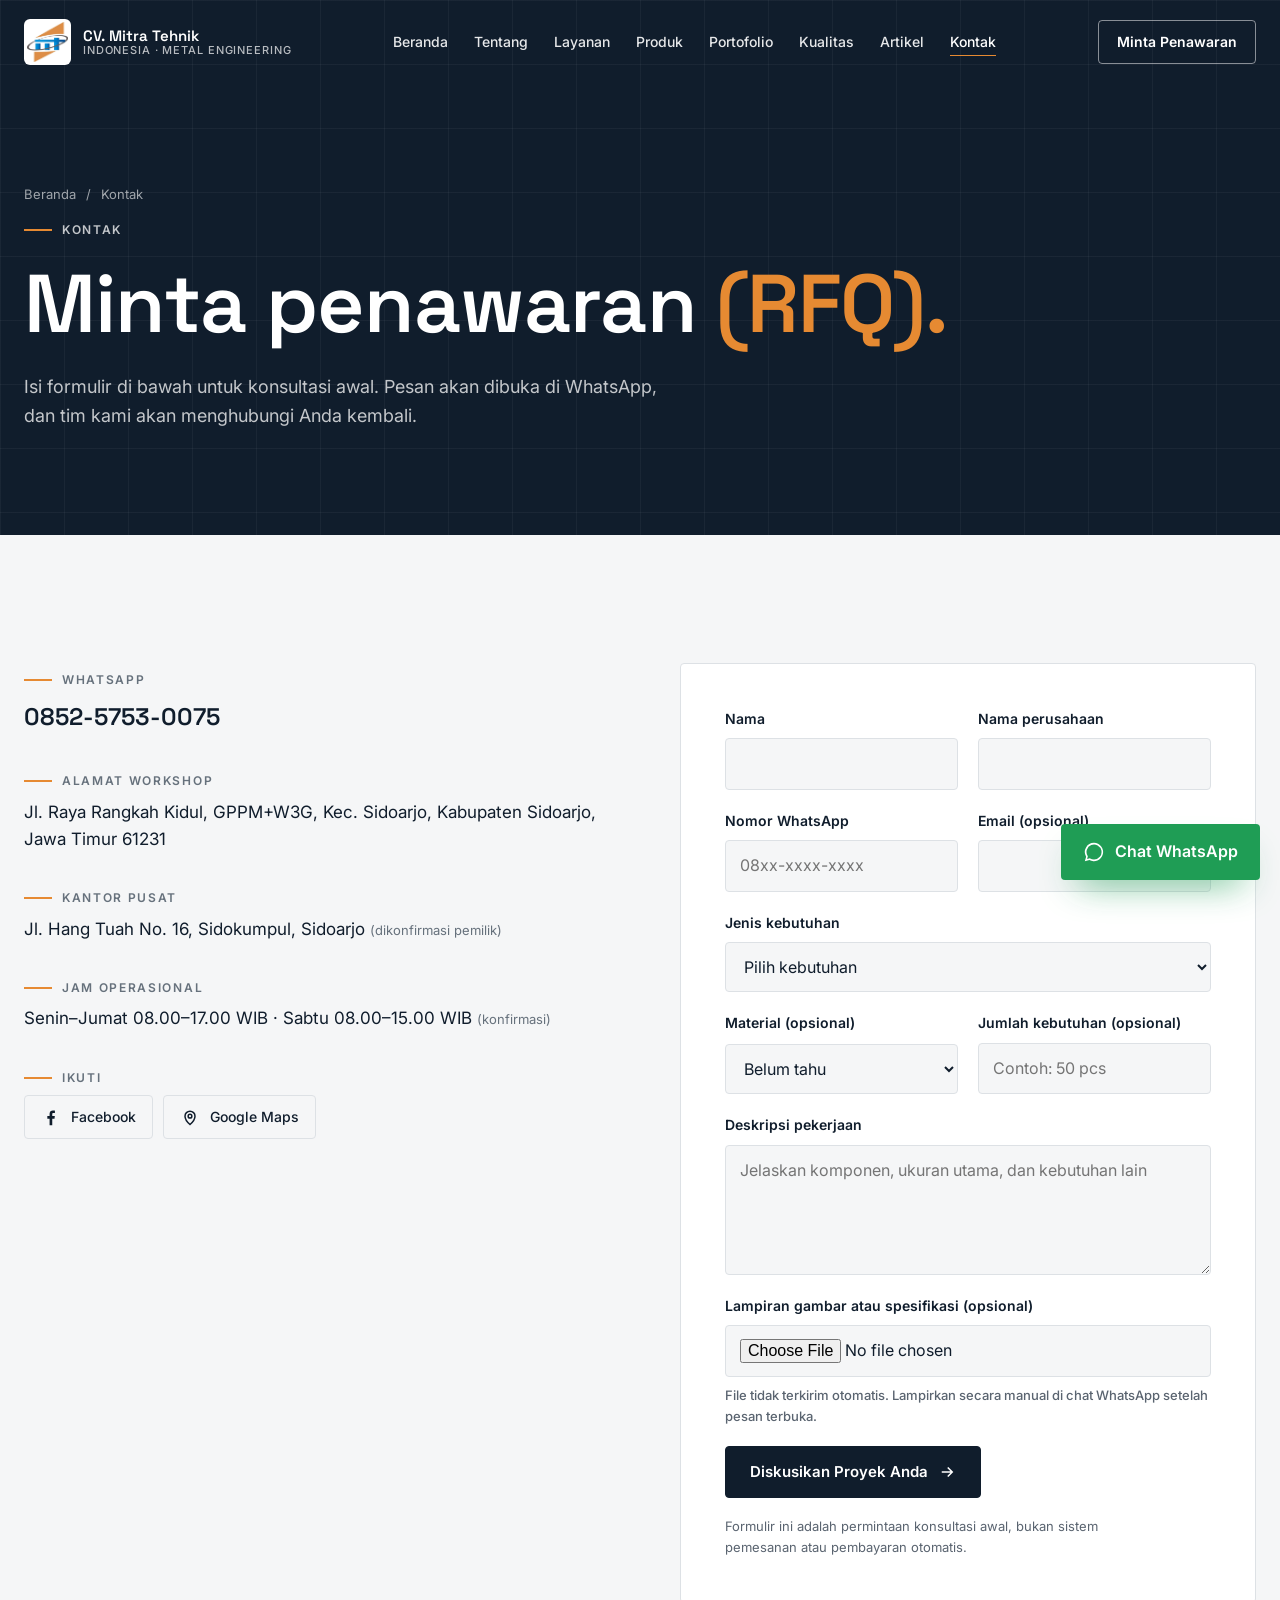
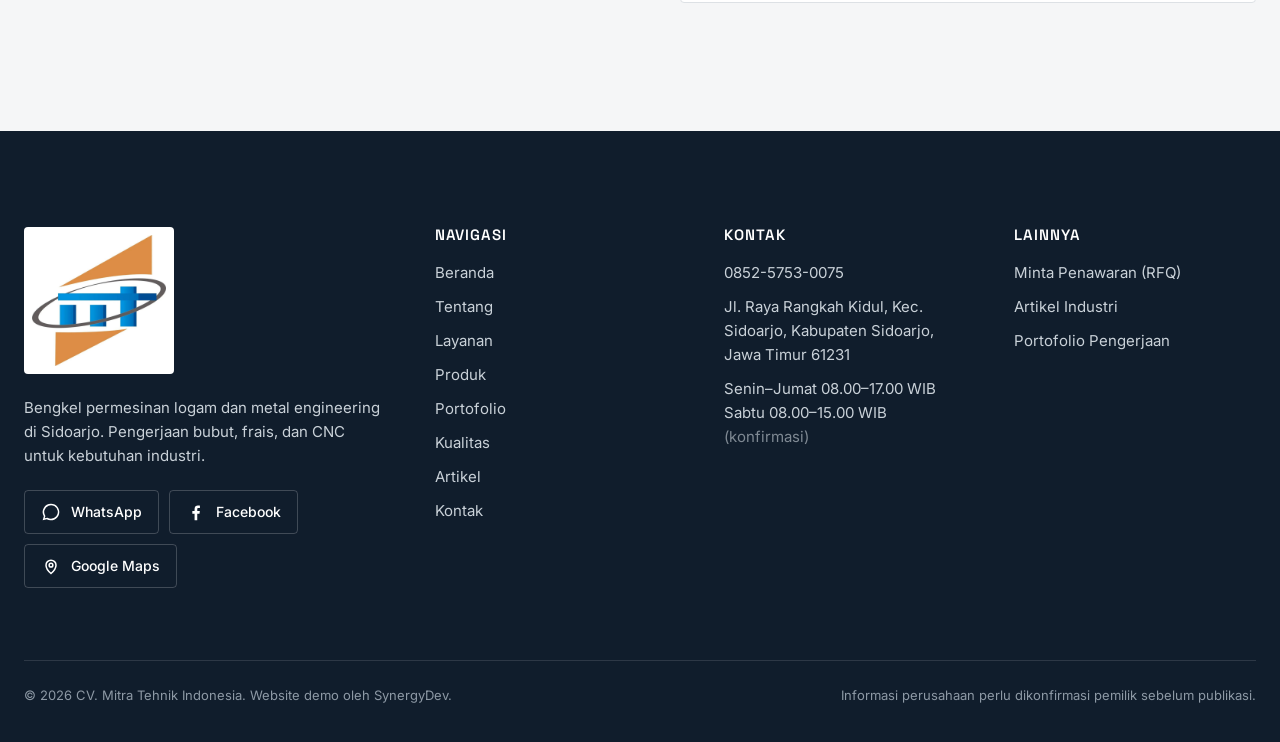
<file: kontak.html>
<!doctype html>
<html lang="id"><head><meta charset="utf-8">
<meta name="viewport" content="width=device-width, initial-scale=1, viewport-fit=cover">
<title>Kontak &amp; Minta Penawaran | CV. Mitra Tehnik Indonesia</title>
<meta name="description" content="Hubungi CV. Mitra Tehnik Indonesia atau minta penawaran (RFQ) melalui formulir WhatsApp.">
<meta property="og:title" content="Kontak &amp; Minta Penawaran | CV. Mitra Tehnik Indonesia"><meta property="og:description" content="Hubungi CV. Mitra Tehnik Indonesia atau minta penawaran (RFQ) melalui formulir WhatsApp."><meta property="og:type" content="website"><meta property="og:image" content="assets/images/hero-components.jpg">
<meta name="theme-color" content="#101D2C">
<link rel="icon" href="assets/images/favicon.png">
<link rel="preconnect" href="https://fonts.googleapis.com"><link rel="preconnect" href="https://fonts.gstatic.com" crossorigin>
<link href="https://fonts.googleapis.com/css2?family=Inter:wght@400;500;600&family=Space+Grotesk:wght@500;600&display=swap" rel="stylesheet">
<link rel="stylesheet" href="css/style.css">

</head><body>
<a class="skip" href="#main">Lewati ke konten</a>
<header class="nav" data-theme="dark"><div class="wrap">
  <a class="brand" href="index.html" aria-label="CV. Mitra Tehnik Indonesia, beranda"><img src="assets/images/logo.png" alt="Logo CV. Mitra Tehnik Indonesia"><span>CV. Mitra Tehnik<small>Indonesia · Metal Engineering</small></span></a>
  <ul class="menu"><li><a href="index.html">Beranda</a></li><li><a href="tentang.html">Tentang</a></li><li><a href="layanan.html">Layanan</a></li><li><a href="produk.html">Produk</a></li><li><a href="portofolio.html">Portofolio</a></li><li><a href="kualitas.html">Kualitas</a></li><li><a href="artikel.html">Artikel</a></li><li><a href="kontak.html" aria-current="page">Kontak</a></li></ul>
  <div style="display:flex;gap:10px;align-items:center"><a class="btn btn-light nav-cta" href="kontak.html#rfq">Minta Penawaran</a>
  <button class="burger" aria-expanded="false" aria-label="Buka menu"><span></span><span></span><span></span></button></div>
</div><nav class="drawer" aria-label="Menu mobile"><a href="index.html">Beranda</a><a href="tentang.html">Tentang</a><a href="layanan.html">Layanan</a><a href="produk.html">Produk</a><a href="portofolio.html">Portofolio</a><a href="kualitas.html">Kualitas</a><a href="artikel.html">Artikel</a><a href="kontak.html">Kontak</a><a href="kontak.html#rfq">Minta Penawaran</a></nav></header>
<main id="main">

<header class="phead"><div class="wrap">
  <div class="crumbs"><a href="index.html">Beranda</a><span>/</span><span>Kontak</span></div>
  <p class="eyebrow" style="color:rgba(255,255,255,.75)">Kontak</p>
  <h1>Minta penawaran <span>(RFQ).</span></h1>
  <p class="lead">Isi formulir di bawah untuk konsultasi awal. Pesan akan dibuka di WhatsApp, dan tim kami akan menghubungi Anda kembali.</p>
</div></header>
<section class="block"><div class="wrap grid2" style="align-items:start">
  <div class="reveal">
    <dl style="display:grid;gap:28px">
      <div><dt class="eyebrow" style="margin-bottom:8px">WhatsApp</dt><dd><a href="https://wa.me/6285257530075" target="_blank" rel="noopener" style="font-size:24px;font-family:'Space Grotesk';font-weight:600;text-decoration:none">0852-5753-0075</a></dd></div>
      <div><dt class="eyebrow" style="margin-bottom:8px">Alamat workshop</dt><dd style="font-size:17px">Jl. Raya Rangkah Kidul, GPPM+W3G, Kec. Sidoarjo, Kabupaten Sidoarjo, Jawa Timur 61231</dd></div>
      <div><dt class="eyebrow" style="margin-bottom:8px">Kantor pusat</dt><dd style="font-size:17px">Jl. Hang Tuah No. 16, Sidokumpul, Sidoarjo <span class="note" style="margin:0">(dikonfirmasi pemilik)</span></dd></div>
      <div><dt class="eyebrow" style="margin-bottom:8px">Jam operasional</dt><dd style="font-size:17px">Senin–Jumat 08.00–17.00 WIB · Sabtu 08.00–15.00 WIB <span class="note" style="margin:0">(konfirmasi)</span></dd></div>
      <div><dt class="eyebrow" style="margin-bottom:8px">Ikuti</dt><dd>
        <div class="soc-row soc-light" style="margin-top:0">
          <a class="soc" href="https://www.facebook.com/share/1G4SJWbU3j/" target="_blank" rel="noopener"><svg viewBox="0 0 24 24" fill="currentColor" aria-hidden="true"><path d="M13.5 22v-8h2.7l.4-3.2h-3.1V8.8c0-.9.3-1.5 1.6-1.5h1.6V4.4c-.3 0-1.3-.1-2.4-.1-2.4 0-4 1.4-4 4.1v2.4H7.6V14h2.7v8z"/></svg><span>Facebook</span></a>
          <a class="soc" href="https://maps.app.goo.gl/61Y9t1qAdZohT9Xp6" target="_blank" rel="noopener"><svg viewBox="0 0 24 24" fill="none" stroke="currentColor" stroke-width="1.8" aria-hidden="true"><path d="M12 21s-6-5.3-6-10a6 6 0 1 1 12 0c0 4.7-6 10-6 10z"/><circle cx="12" cy="11" r="2.2"/></svg><span>Google Maps</span></a>
        </div></dd></div>
    </dl>
  </div>
  <form class="form reveal" id="rfq" novalidate>
    <label>Nama<input name="nama" autocomplete="name" required></label>
    <label>Nama perusahaan<input name="perusahaan" autocomplete="organization"></label>
    <label>Nomor WhatsApp<input name="wa" type="tel" inputmode="tel" autocomplete="tel" placeholder="08xx-xxxx-xxxx" required></label>
    <label>Email (opsional)<input name="email" type="email" autocomplete="email"></label>
    <label class="full">Jenis kebutuhan
      <select name="kebutuhan" required><option value="">Pilih kebutuhan</option><option>Bubut</option><option>CNC Machining</option><option>Frais / Milling</option><option>Komponen logam custom</option><option>Selang &amp; fitting hidrolik</option><option>Fire equipment</option><option>Rekondisi / perbaikan mesin</option><option>Lainnya</option></select></label>
    <label>Material (opsional)<select name="material"><option value="">Belum tahu</option><option>Baja karbon</option><option>Stainless steel</option><option>Kuningan</option><option>Aluminium</option><option>Lainnya</option></select></label>
    <label>Jumlah kebutuhan (opsional)<input name="jumlah" placeholder="Contoh: 50 pcs"></label>
    <label class="full">Deskripsi pekerjaan<textarea name="deskripsi" required placeholder="Jelaskan komponen, ukuran utama, dan kebutuhan lain"></textarea></label>
    <label class="full">Lampiran gambar atau spesifikasi (opsional)<input type="file" name="file" accept=".pdf,.dwg,.dxf,.jpg,.jpeg,.png"><span class="file">File tidak terkirim otomatis. Lampirkan secara manual di chat WhatsApp setelah pesan terbuka.</span></label>
    <p class="err" id="err" role="alert"></p>
    <div class="actions"><button class="btn" type="submit">Diskusikan Proyek Anda <svg class="arrow" viewBox="0 0 24 24" fill="none" stroke="currentColor" stroke-width="2" aria-hidden="true"><path d="M5 12h14M13 6l6 6-6 6"/></svg></button>
      <p class="disc">Formulir ini adalah permintaan konsultasi awal, bukan sistem pemesanan atau pembayaran otomatis.</p></div>
  </form>
</div></section>
</main>
<footer><div class="wrap">
  <div class="grid">
    <div><img class="logo" src="assets/images/logo.png" alt="CV. Mitra Tehnik Indonesia">
      <p style="margin-top:22px;max-width:40ch">Bengkel permesinan logam dan metal engineering di Sidoarjo. Pengerjaan bubut, frais, dan CNC untuk kebutuhan industri.</p><div class="soc-row"><a class="soc" href="https://wa.me/6285257530075" target="_blank" rel="noopener"><svg viewBox="0 0 24 24" fill="currentColor" aria-hidden="true"><path d="M12 2a10 10 0 0 0-8.6 15.1L2 22l5-1.3A10 10 0 1 0 12 2zm0 18.2a8.2 8.2 0 0 1-4.2-1.2l-.3-.2-3 .8.8-2.9-.2-.3A8.2 8.2 0 1 1 12 20.2z"/></svg><span>WhatsApp</span></a><a class="soc" href="https://www.facebook.com/share/1G4SJWbU3j/" target="_blank" rel="noopener"><svg viewBox="0 0 24 24" fill="currentColor" aria-hidden="true"><path d="M13.5 22v-8h2.7l.4-3.2h-3.1V8.8c0-.9.3-1.5 1.6-1.5h1.6V4.4c-.3 0-1.3-.1-2.4-.1-2.4 0-4 1.4-4 4.1v2.4H7.6V14h2.7v8z"/></svg><span>Facebook</span></a><a class="soc" href="https://maps.app.goo.gl/61Y9t1qAdZohT9Xp6" target="_blank" rel="noopener"><svg viewBox="0 0 24 24" fill="none" stroke="currentColor" stroke-width="1.8" aria-hidden="true"><path d="M12 21s-6-5.3-6-10a6 6 0 1 1 12 0c0 4.7-6 10-6 10z"/><circle cx="12" cy="11" r="2.2"/></svg><span>Google Maps</span></a></div></div>
    <div><h4>Navigasi</h4><ul><li><a href="index.html">Beranda</a></li><li><a href="tentang.html">Tentang</a></li><li><a href="layanan.html">Layanan</a></li><li><a href="produk.html">Produk</a></li><li><a href="portofolio.html">Portofolio</a></li><li><a href="kualitas.html">Kualitas</a></li><li><a href="artikel.html">Artikel</a></li><li><a href="kontak.html">Kontak</a></li></ul></div>
    <div><h4>Kontak</h4><ul>
      <li><a href="https://wa.me/6285257530075" target="_blank" rel="noopener">0852-5753-0075</a></li>
      <li>Jl. Raya Rangkah Kidul, Kec. Sidoarjo, Kabupaten Sidoarjo, Jawa Timur 61231</li>
      <li>Senin–Jumat 08.00–17.00 WIB<br>Sabtu 08.00–15.00 WIB <span style="opacity:.6">(konfirmasi)</span></li></ul></div>
    <div><h4>Lainnya</h4><ul>
      <li><a href="kontak.html#rfq">Minta Penawaran (RFQ)</a></li>
      <li><a href="artikel.html">Artikel Industri</a></li>
      <li><a href="portofolio.html">Portofolio Pengerjaan</a></li></ul></div>
  </div>
  <div class="copy"><span>© 2026 CV. Mitra Tehnik Indonesia. Website demo oleh SynergyDev.</span><span>Informasi perusahaan perlu dikonfirmasi pemilik sebelum publikasi.</span></div>
</div></footer>
<a class="fab" href="https://wa.me/6285257530075" target="_blank" rel="noopener" data-wa="Halo CV. Mitra Tehnik Indonesia, saya ingin berkonsultasi kebutuhan pengerjaan." aria-label="Chat WhatsApp"><svg viewBox="0 0 24 24" fill="currentColor" aria-hidden="true"><path d="M12 2a10 10 0 0 0-8.6 15.1L2 22l5-1.3A10 10 0 1 0 12 2zm0 18.2a8.2 8.2 0 0 1-4.2-1.2l-.3-.2-3 .8.8-2.9-.2-.3A8.2 8.2 0 1 1 12 20.2z"/></svg><span>Chat WhatsApp</span></a>
<div class="lb" id="lb" role="dialog" aria-modal="true" aria-label="Pratinjau foto">
  <button class="ctrl x" aria-label="Tutup">×</button><button class="ctrl p" aria-label="Sebelumnya">‹</button>
  <img id="lbImg" alt=""><button class="ctrl n" aria-label="Berikutnya">›</button><p class="cap" id="lbCap"></p>
</div>


<script src="js/main.js"></script>
</body></html>
</file>
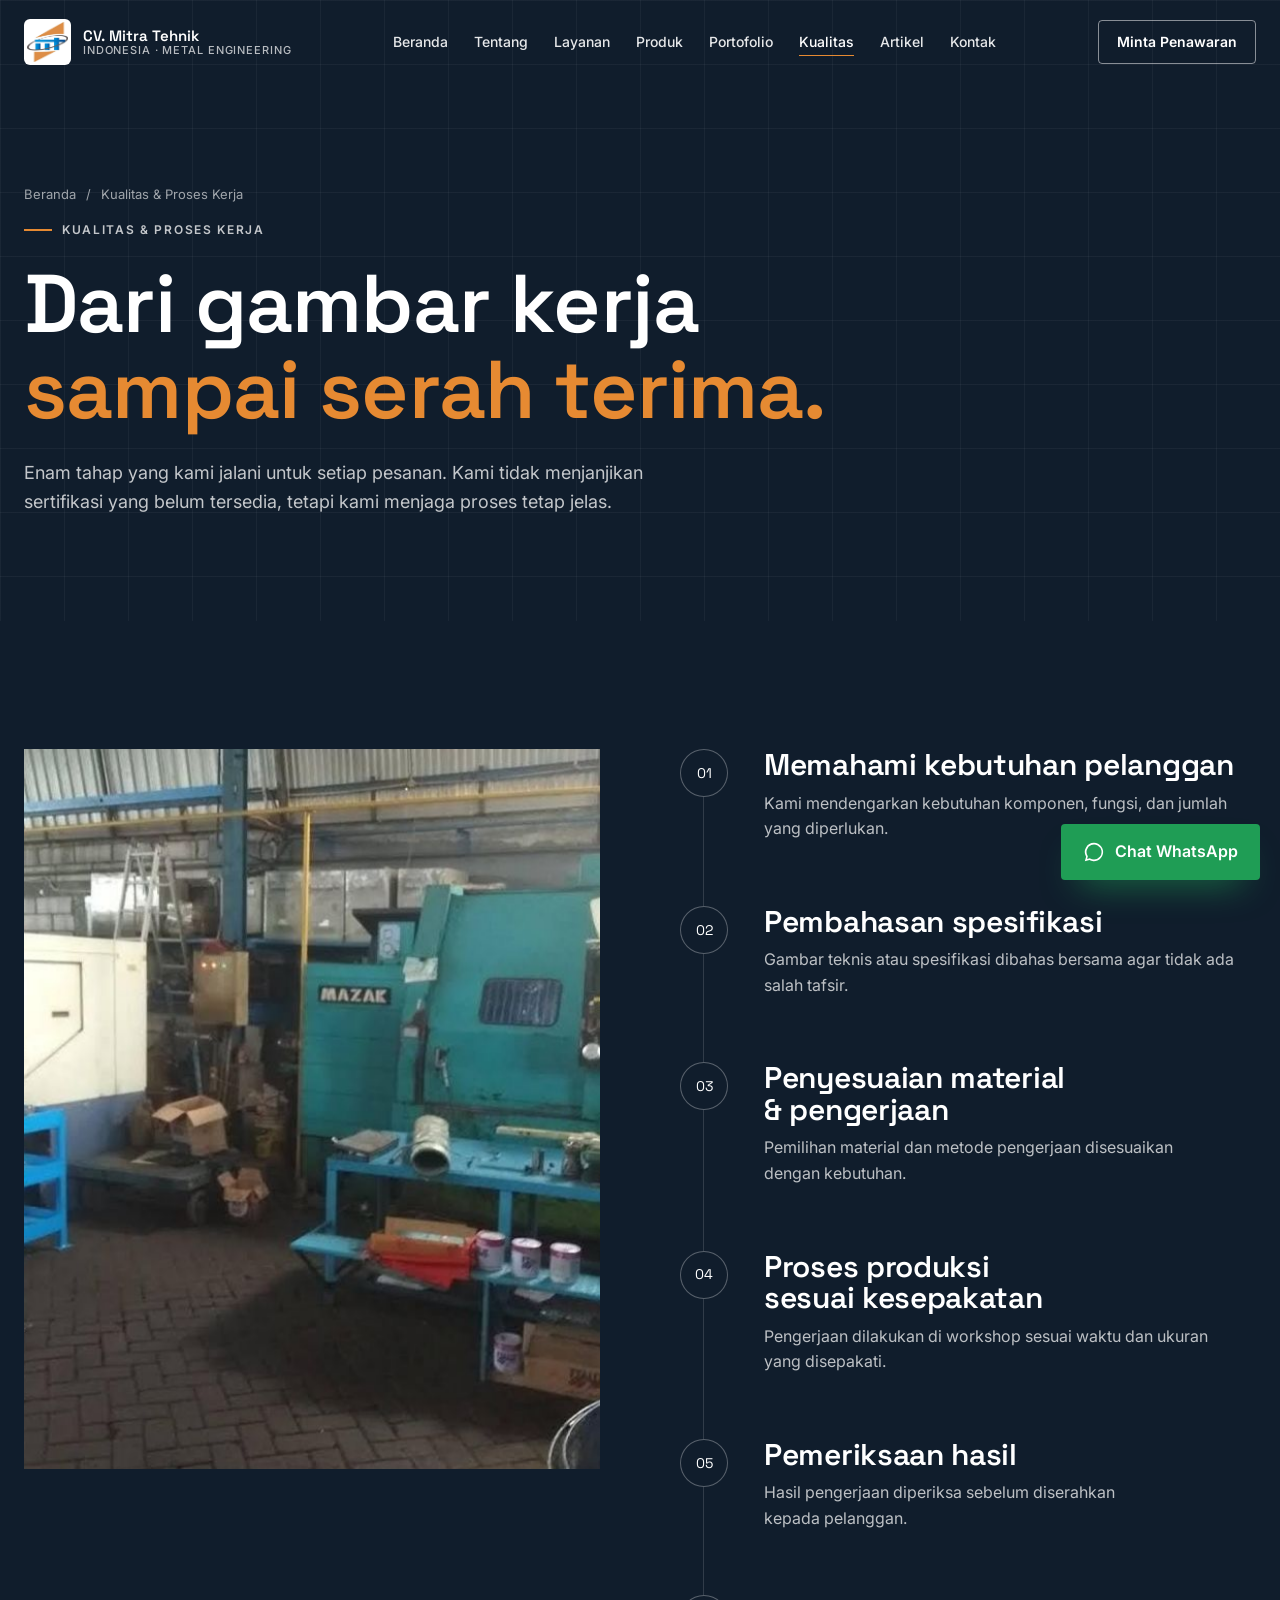
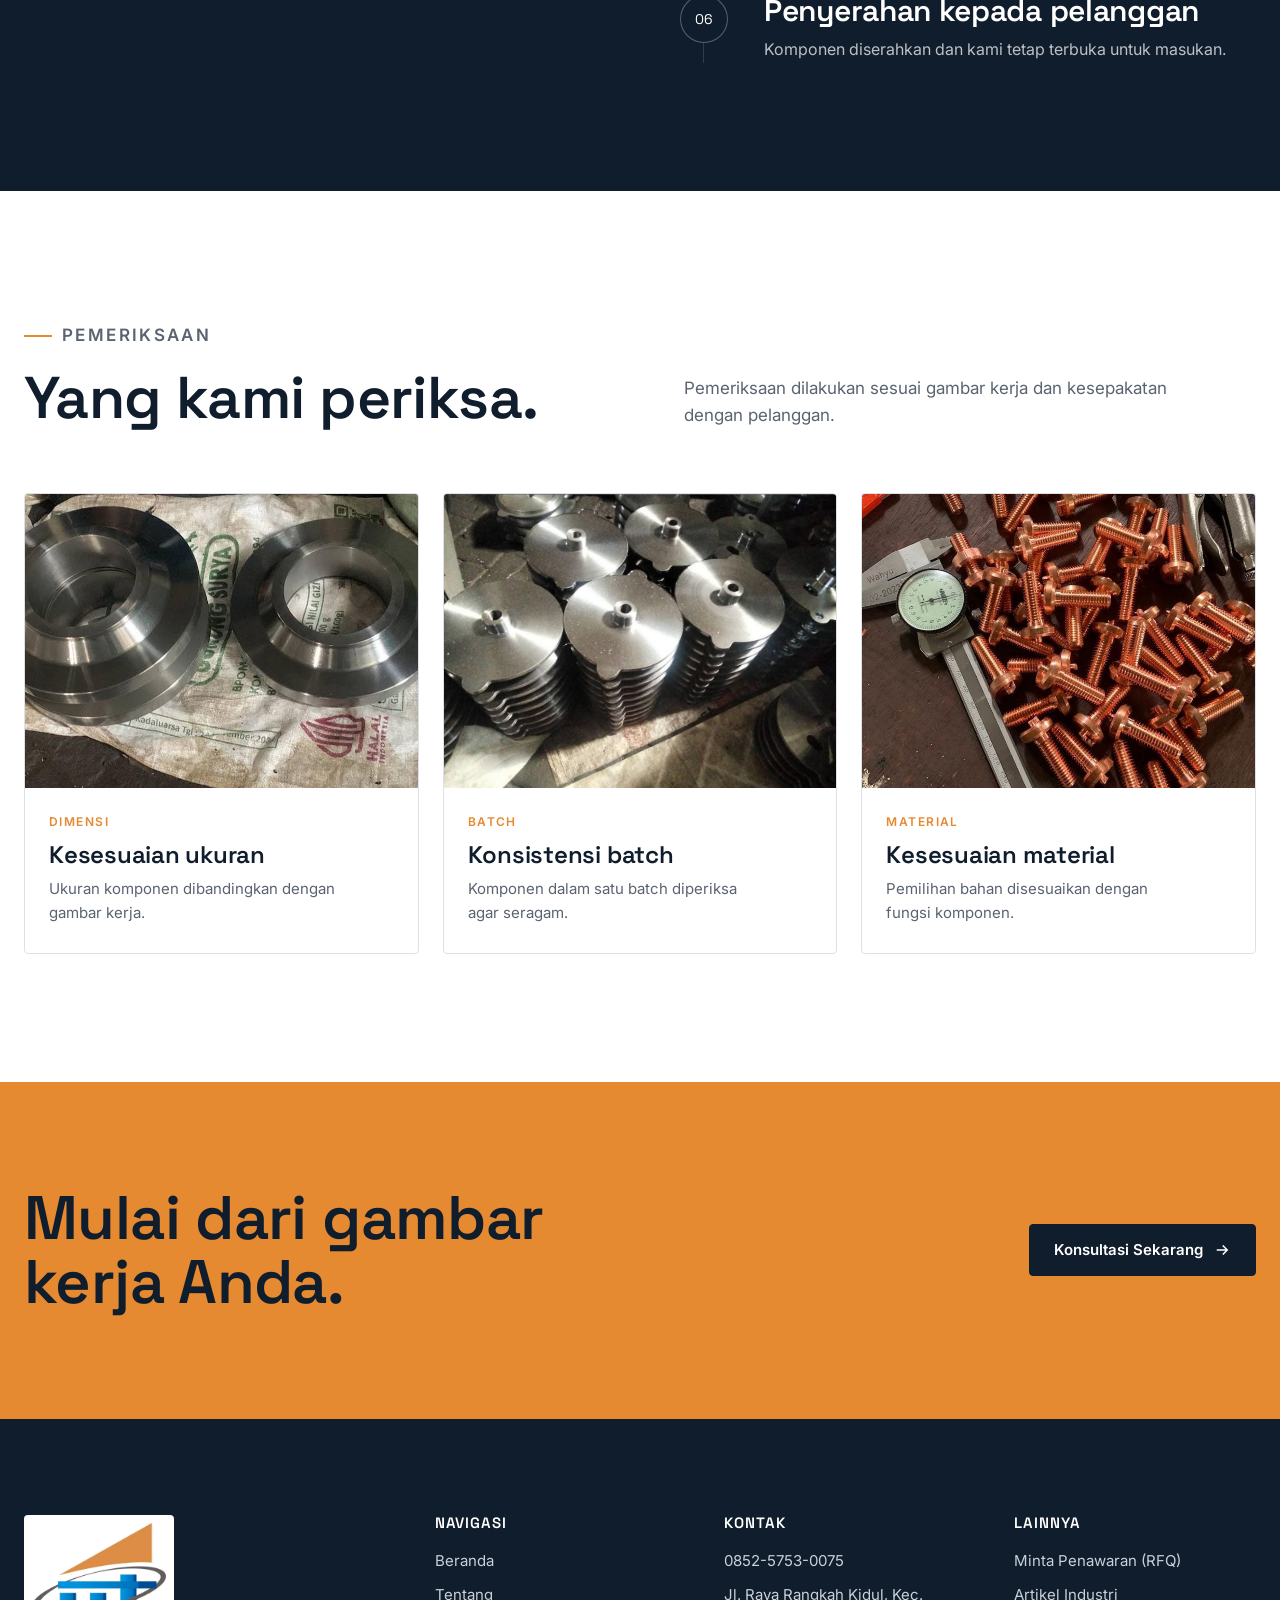
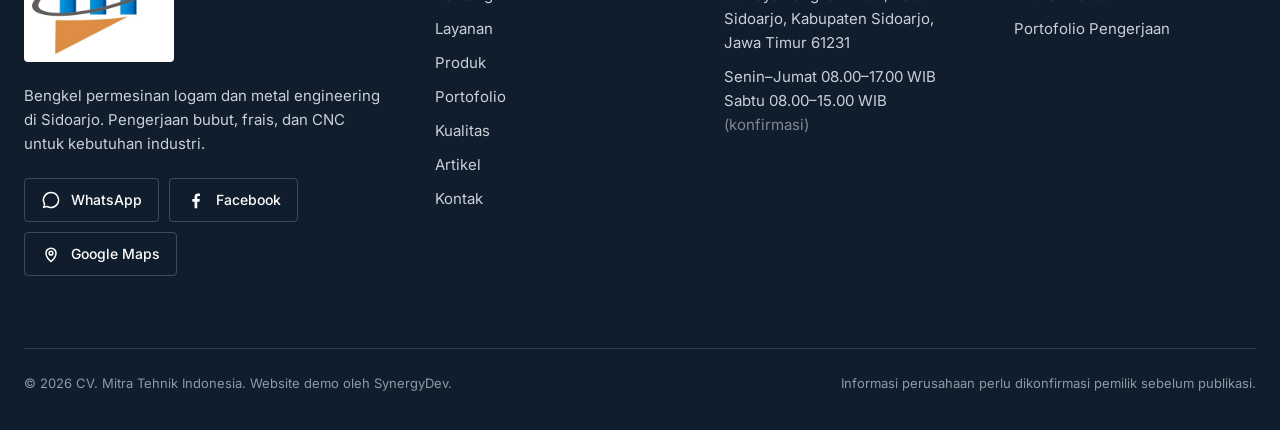
<file: kualitas.html>
<!doctype html>
<html lang="id"><head><meta charset="utf-8">
<meta name="viewport" content="width=device-width, initial-scale=1, viewport-fit=cover">
<title>Kualitas &amp; Proses Kerja | CV. Mitra Tehnik Indonesia</title>
<meta name="description" content="Proses kerja CV. Mitra Tehnik Indonesia: dari memahami kebutuhan hingga penyerahan komponen.">
<meta property="og:title" content="Kualitas &amp; Proses Kerja | CV. Mitra Tehnik Indonesia"><meta property="og:description" content="Proses kerja CV. Mitra Tehnik Indonesia: dari memahami kebutuhan hingga penyerahan komponen."><meta property="og:type" content="website"><meta property="og:image" content="assets/images/hero-components.jpg">
<meta name="theme-color" content="#101D2C">
<link rel="icon" href="assets/images/favicon.png">
<link rel="preconnect" href="https://fonts.googleapis.com"><link rel="preconnect" href="https://fonts.gstatic.com" crossorigin>
<link href="https://fonts.googleapis.com/css2?family=Inter:wght@400;500;600&family=Space+Grotesk:wght@500;600&display=swap" rel="stylesheet">
<link rel="stylesheet" href="css/style.css">

</head><body>
<a class="skip" href="#main">Lewati ke konten</a>
<header class="nav" data-theme="dark"><div class="wrap">
  <a class="brand" href="index.html" aria-label="CV. Mitra Tehnik Indonesia, beranda"><img src="assets/images/logo.png" alt="Logo CV. Mitra Tehnik Indonesia"><span>CV. Mitra Tehnik<small>Indonesia · Metal Engineering</small></span></a>
  <ul class="menu"><li><a href="index.html">Beranda</a></li><li><a href="tentang.html">Tentang</a></li><li><a href="layanan.html">Layanan</a></li><li><a href="produk.html">Produk</a></li><li><a href="portofolio.html">Portofolio</a></li><li><a href="kualitas.html" aria-current="page">Kualitas</a></li><li><a href="artikel.html">Artikel</a></li><li><a href="kontak.html">Kontak</a></li></ul>
  <div style="display:flex;gap:10px;align-items:center"><a class="btn btn-light nav-cta" href="kontak.html#rfq">Minta Penawaran</a>
  <button class="burger" aria-expanded="false" aria-label="Buka menu"><span></span><span></span><span></span></button></div>
</div><nav class="drawer" aria-label="Menu mobile"><a href="index.html">Beranda</a><a href="tentang.html">Tentang</a><a href="layanan.html">Layanan</a><a href="produk.html">Produk</a><a href="portofolio.html">Portofolio</a><a href="kualitas.html">Kualitas</a><a href="artikel.html">Artikel</a><a href="kontak.html">Kontak</a><a href="kontak.html#rfq">Minta Penawaran</a></nav></header>
<main id="main">

<header class="phead"><div class="wrap">
  <div class="crumbs"><a href="index.html">Beranda</a><span>/</span><span>Kualitas & Proses Kerja</span></div>
  <p class="eyebrow" style="color:rgba(255,255,255,.75)">Kualitas & Proses Kerja</p>
  <h1>Dari gambar kerja <span>sampai serah terima.</span></h1>
  <p class="lead">Enam tahap yang kami jalani untuk setiap pesanan. Kami tidak menjanjikan sertifikasi yang belum tersedia, tetapi kami menjaga proses tetap jelas.</p>
</div></header>
<section class="block dark"><div class="wrap grid2" style="align-items:start">
  <div class="img-reveal" style="overflow:hidden;position:sticky;top:120px"><img class="frame-img parallax" src="assets/images/pf-31.jpg" alt="Mesin CNC di workshop" loading="lazy" style="aspect-ratio:4/5"></div>
  <ol class="tl" style="margin:0;padding:0">
    <span class="fill"></span>
    <li class="reveal"><span class="dot">01</span><h3>Memahami kebutuhan pelanggan</h3><p>Kami mendengarkan kebutuhan komponen, fungsi, dan jumlah yang diperlukan.</p></li><li class="reveal"><span class="dot">02</span><h3>Pembahasan spesifikasi</h3><p>Gambar teknis atau spesifikasi dibahas bersama agar tidak ada salah tafsir.</p></li><li class="reveal"><span class="dot">03</span><h3>Penyesuaian material & pengerjaan</h3><p>Pemilihan material dan metode pengerjaan disesuaikan dengan kebutuhan.</p></li><li class="reveal"><span class="dot">04</span><h3>Proses produksi sesuai kesepakatan</h3><p>Pengerjaan dilakukan di workshop sesuai waktu dan ukuran yang disepakati.</p></li><li class="reveal"><span class="dot">05</span><h3>Pemeriksaan hasil</h3><p>Hasil pengerjaan diperiksa sebelum diserahkan kepada pelanggan.</p></li><li class="reveal"><span class="dot">06</span><h3>Penyerahan kepada pelanggan</h3><p>Komponen diserahkan dan kami tetap terbuka untuk masukan.</p></li>
  </ol>
</div></section>
<section class="block tint"><div class="wrap">
  <div class="head reveal"><div><p class="eyebrow">Pemeriksaan</p><h2>Yang kami periksa.</h2></div><p>Pemeriksaan dilakukan sesuai gambar kerja dan kesepakatan dengan pelanggan.</p></div>
  <div class="pgrid">
    <article class="pcard reveal"><div class="img"><img src="assets/images/pf-35.jpg" alt="Flange hasil pengerjaan" loading="lazy"></div><div class="body"><span class="cat">Dimensi</span><h3>Kesesuaian ukuran</h3><p>Ukuran komponen dibandingkan dengan gambar kerja.</p></div></article>
    <article class="pcard reveal"><div class="img"><img src="assets/images/pf-28.jpg" alt="Batch pulley" loading="lazy"></div><div class="body"><span class="cat">Batch</span><h3>Konsistensi batch</h3><p>Komponen dalam satu batch diperiksa agar seragam.</p></div></article>
    <article class="pcard reveal"><div class="img"><img src="assets/images/pf-27.jpg" alt="Batch pin logam" loading="lazy"></div><div class="body"><span class="cat">Material</span><h3>Kesesuaian material</h3><p>Pemilihan bahan disesuaikan dengan fungsi komponen.</p></div></article>
  </div>
</div></section>
<section class="band"><div class="wrap"><h2>Mulai dari gambar kerja Anda.</h2><a class="btn" href="https://wa.me/6285257530075" data-wa="Halo CV. Mitra Tehnik Indonesia, saya ingin memulai proses pesanan." target="_blank" rel="noopener">Konsultasi Sekarang <svg class="arrow" viewBox="0 0 24 24" fill="none" stroke="currentColor" stroke-width="2" aria-hidden="true"><path d="M5 12h14M13 6l6 6-6 6"/></svg></a></div></section>
</main>
<footer><div class="wrap">
  <div class="grid">
    <div><img class="logo" src="assets/images/logo.png" alt="CV. Mitra Tehnik Indonesia">
      <p style="margin-top:22px;max-width:40ch">Bengkel permesinan logam dan metal engineering di Sidoarjo. Pengerjaan bubut, frais, dan CNC untuk kebutuhan industri.</p><div class="soc-row"><a class="soc" href="https://wa.me/6285257530075" target="_blank" rel="noopener"><svg viewBox="0 0 24 24" fill="currentColor" aria-hidden="true"><path d="M12 2a10 10 0 0 0-8.6 15.1L2 22l5-1.3A10 10 0 1 0 12 2zm0 18.2a8.2 8.2 0 0 1-4.2-1.2l-.3-.2-3 .8.8-2.9-.2-.3A8.2 8.2 0 1 1 12 20.2z"/></svg><span>WhatsApp</span></a><a class="soc" href="https://www.facebook.com/share/1G4SJWbU3j/" target="_blank" rel="noopener"><svg viewBox="0 0 24 24" fill="currentColor" aria-hidden="true"><path d="M13.5 22v-8h2.7l.4-3.2h-3.1V8.8c0-.9.3-1.5 1.6-1.5h1.6V4.4c-.3 0-1.3-.1-2.4-.1-2.4 0-4 1.4-4 4.1v2.4H7.6V14h2.7v8z"/></svg><span>Facebook</span></a><a class="soc" href="https://maps.app.goo.gl/61Y9t1qAdZohT9Xp6" target="_blank" rel="noopener"><svg viewBox="0 0 24 24" fill="none" stroke="currentColor" stroke-width="1.8" aria-hidden="true"><path d="M12 21s-6-5.3-6-10a6 6 0 1 1 12 0c0 4.7-6 10-6 10z"/><circle cx="12" cy="11" r="2.2"/></svg><span>Google Maps</span></a></div></div>
    <div><h4>Navigasi</h4><ul><li><a href="index.html">Beranda</a></li><li><a href="tentang.html">Tentang</a></li><li><a href="layanan.html">Layanan</a></li><li><a href="produk.html">Produk</a></li><li><a href="portofolio.html">Portofolio</a></li><li><a href="kualitas.html">Kualitas</a></li><li><a href="artikel.html">Artikel</a></li><li><a href="kontak.html">Kontak</a></li></ul></div>
    <div><h4>Kontak</h4><ul>
      <li><a href="https://wa.me/6285257530075" target="_blank" rel="noopener">0852-5753-0075</a></li>
      <li>Jl. Raya Rangkah Kidul, Kec. Sidoarjo, Kabupaten Sidoarjo, Jawa Timur 61231</li>
      <li>Senin–Jumat 08.00–17.00 WIB<br>Sabtu 08.00–15.00 WIB <span style="opacity:.6">(konfirmasi)</span></li></ul></div>
    <div><h4>Lainnya</h4><ul>
      <li><a href="kontak.html#rfq">Minta Penawaran (RFQ)</a></li>
      <li><a href="artikel.html">Artikel Industri</a></li>
      <li><a href="portofolio.html">Portofolio Pengerjaan</a></li></ul></div>
  </div>
  <div class="copy"><span>© 2026 CV. Mitra Tehnik Indonesia. Website demo oleh SynergyDev.</span><span>Informasi perusahaan perlu dikonfirmasi pemilik sebelum publikasi.</span></div>
</div></footer>
<a class="fab" href="https://wa.me/6285257530075" target="_blank" rel="noopener" data-wa="Halo CV. Mitra Tehnik Indonesia, saya ingin berkonsultasi kebutuhan pengerjaan." aria-label="Chat WhatsApp"><svg viewBox="0 0 24 24" fill="currentColor" aria-hidden="true"><path d="M12 2a10 10 0 0 0-8.6 15.1L2 22l5-1.3A10 10 0 1 0 12 2zm0 18.2a8.2 8.2 0 0 1-4.2-1.2l-.3-.2-3 .8.8-2.9-.2-.3A8.2 8.2 0 1 1 12 20.2z"/></svg><span>Chat WhatsApp</span></a>
<div class="lb" id="lb" role="dialog" aria-modal="true" aria-label="Pratinjau foto">
  <button class="ctrl x" aria-label="Tutup">×</button><button class="ctrl p" aria-label="Sebelumnya">‹</button>
  <img id="lbImg" alt=""><button class="ctrl n" aria-label="Berikutnya">›</button><p class="cap" id="lbCap"></p>
</div>


<script src="js/main.js"></script>
</body></html>
</file>
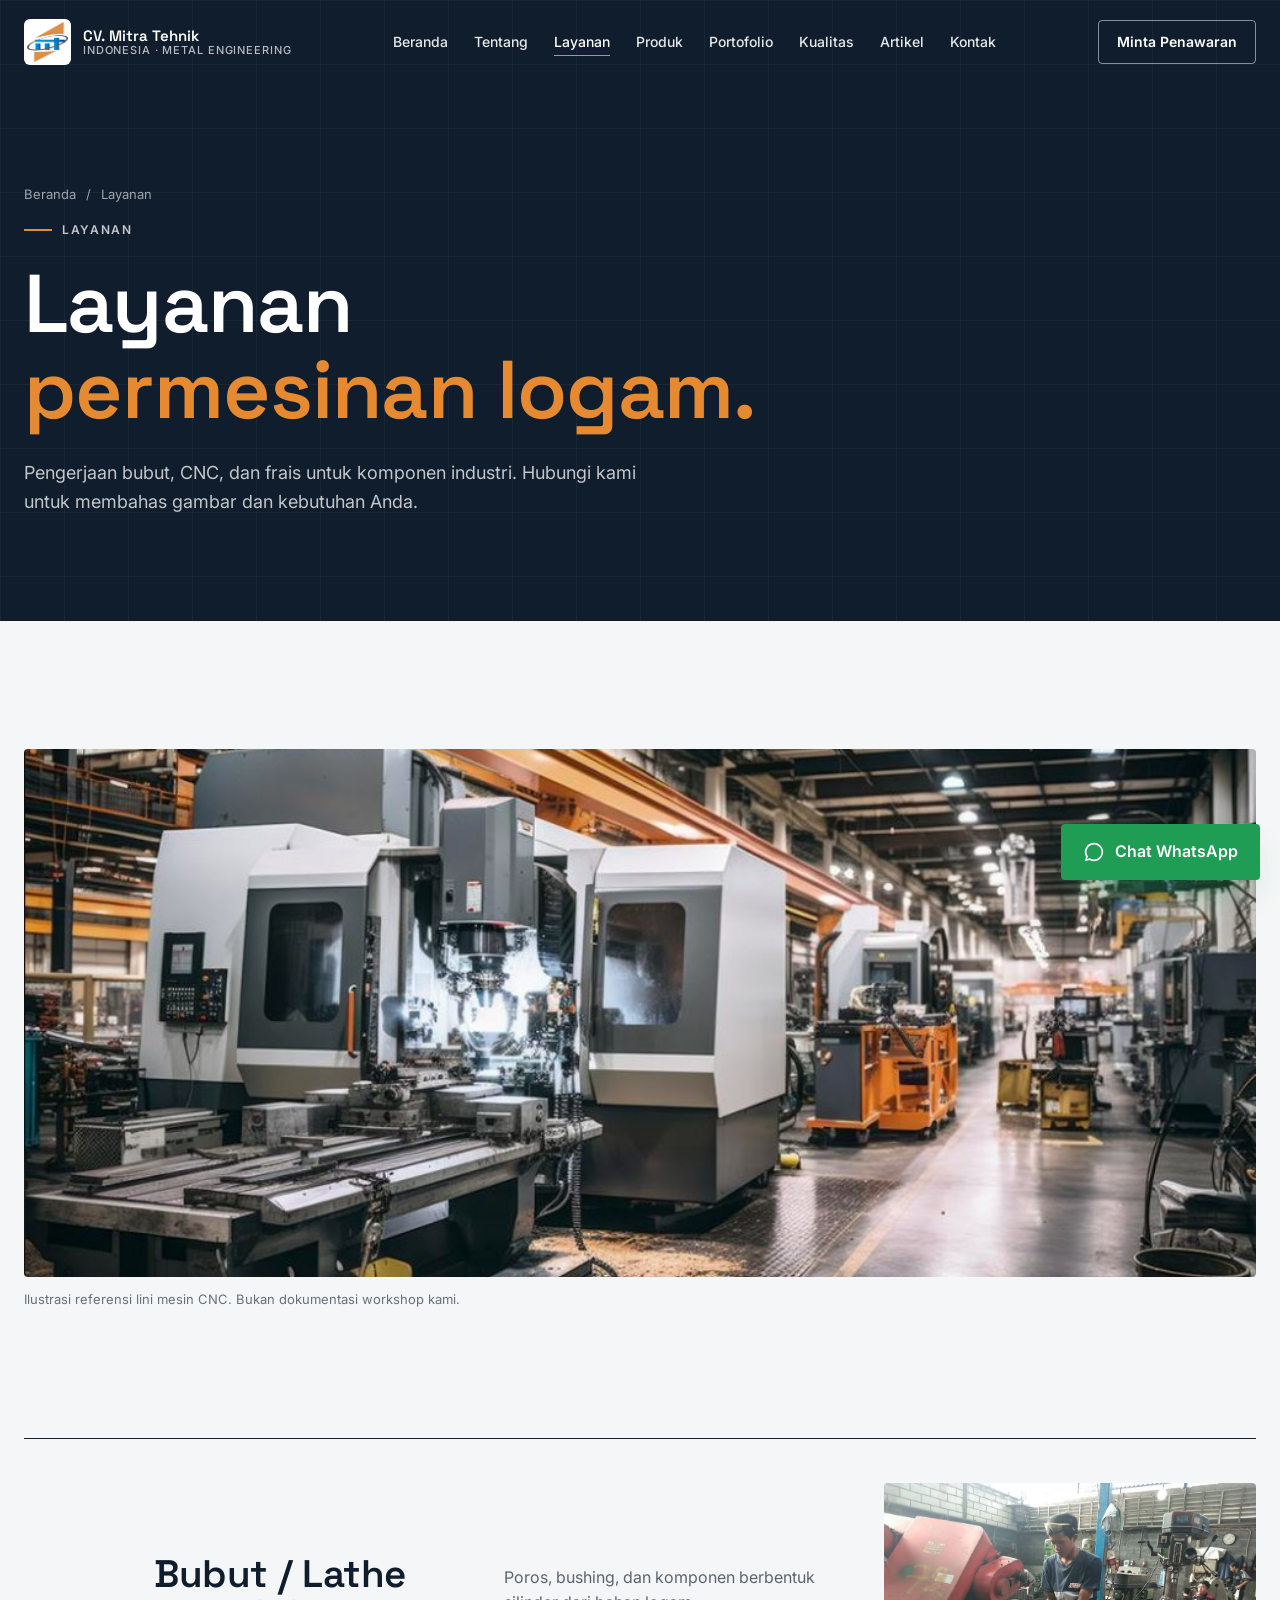
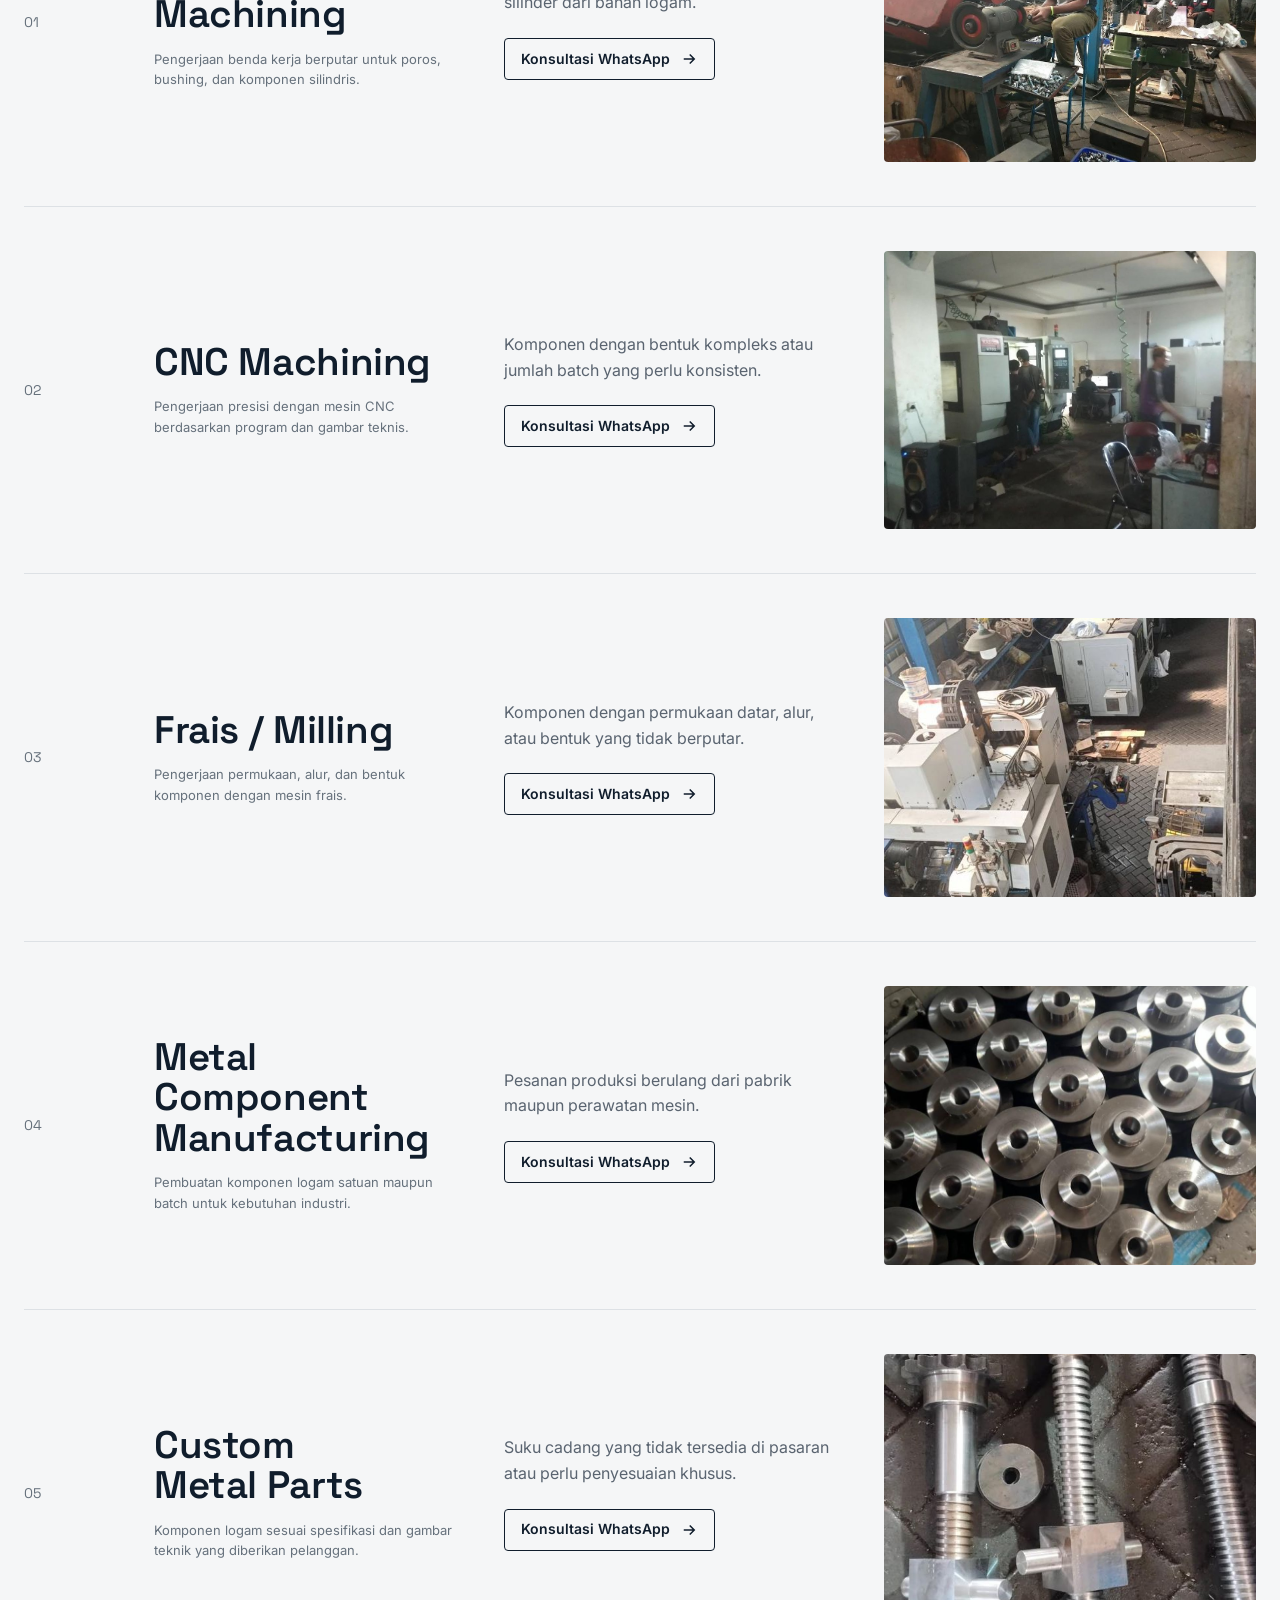
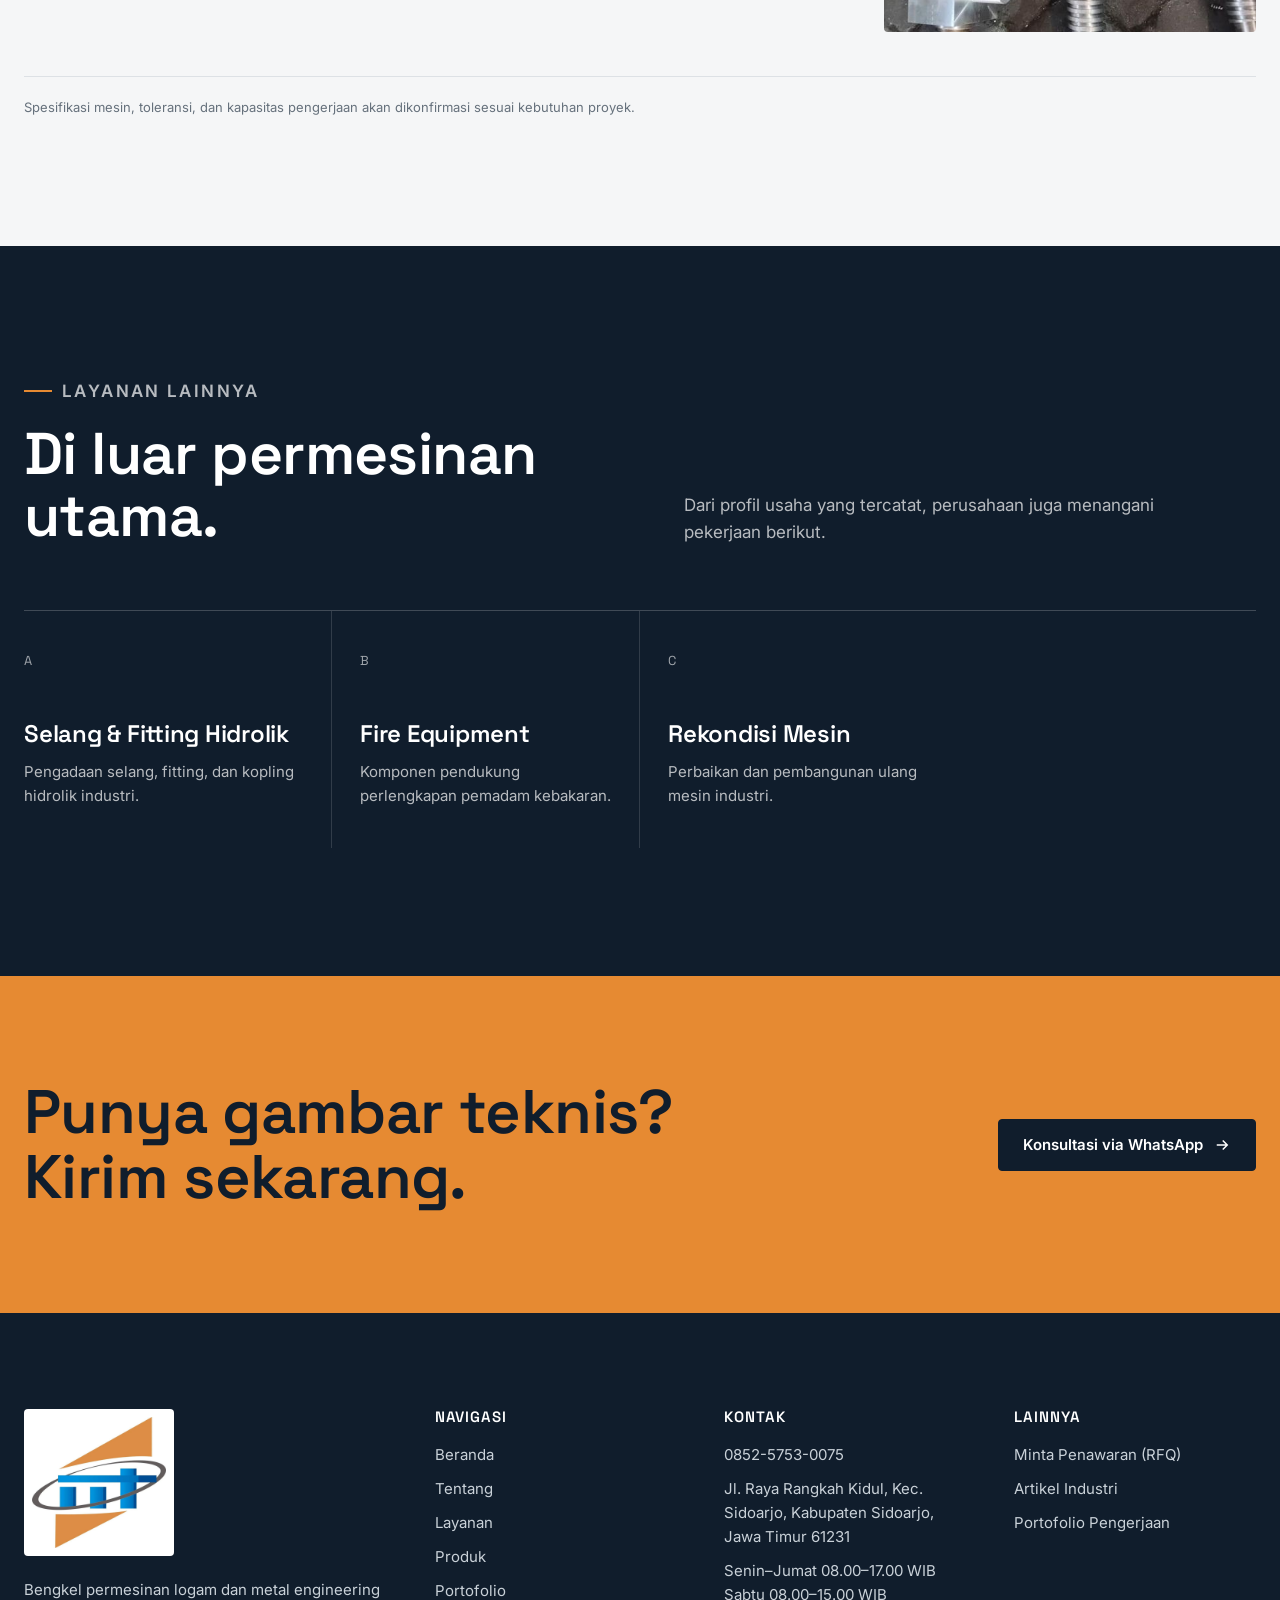
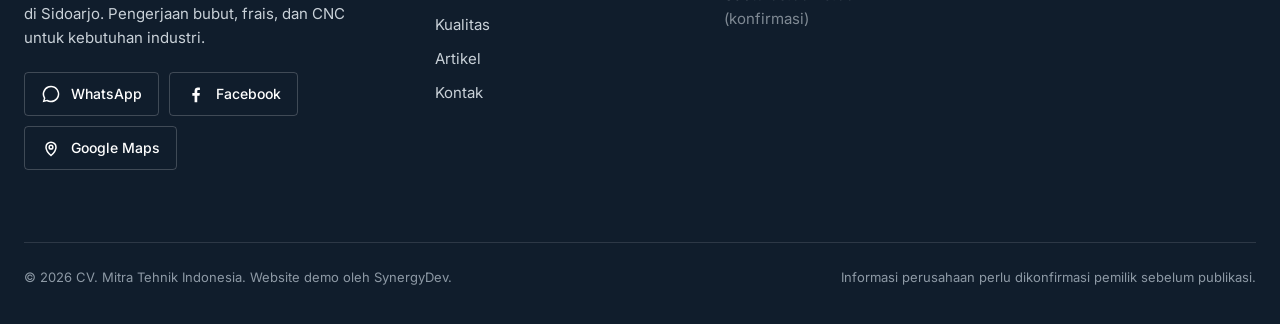
<file: layanan.html>
<!doctype html>
<html lang="id"><head><meta charset="utf-8">
<meta name="viewport" content="width=device-width, initial-scale=1, viewport-fit=cover">
<title>Layanan | Bubut, CNC, Frais &amp; Komponen Logam | CV. Mitra Tehnik Indonesia</title>
<meta name="description" content="Layanan CV. Mitra Tehnik Indonesia: bubut, CNC machining, frais, komponen logam, dan custom metal parts.">
<meta property="og:title" content="Layanan | Bubut, CNC, Frais &amp; Komponen Logam | CV. Mitra Tehnik Indonesia"><meta property="og:description" content="Layanan CV. Mitra Tehnik Indonesia: bubut, CNC machining, frais, komponen logam, dan custom metal parts."><meta property="og:type" content="website"><meta property="og:image" content="assets/images/hero-components.jpg">
<meta name="theme-color" content="#101D2C">
<link rel="icon" href="assets/images/favicon.png">
<link rel="preconnect" href="https://fonts.googleapis.com"><link rel="preconnect" href="https://fonts.gstatic.com" crossorigin>
<link href="https://fonts.googleapis.com/css2?family=Inter:wght@400;500;600&family=Space+Grotesk:wght@500;600&display=swap" rel="stylesheet">
<link rel="stylesheet" href="css/style.css">

</head><body>
<a class="skip" href="#main">Lewati ke konten</a>
<header class="nav" data-theme="dark"><div class="wrap">
  <a class="brand" href="index.html" aria-label="CV. Mitra Tehnik Indonesia, beranda"><img src="assets/images/logo.png" alt="Logo CV. Mitra Tehnik Indonesia"><span>CV. Mitra Tehnik<small>Indonesia · Metal Engineering</small></span></a>
  <ul class="menu"><li><a href="index.html">Beranda</a></li><li><a href="tentang.html">Tentang</a></li><li><a href="layanan.html" aria-current="page">Layanan</a></li><li><a href="produk.html">Produk</a></li><li><a href="portofolio.html">Portofolio</a></li><li><a href="kualitas.html">Kualitas</a></li><li><a href="artikel.html">Artikel</a></li><li><a href="kontak.html">Kontak</a></li></ul>
  <div style="display:flex;gap:10px;align-items:center"><a class="btn btn-light nav-cta" href="kontak.html#rfq">Minta Penawaran</a>
  <button class="burger" aria-expanded="false" aria-label="Buka menu"><span></span><span></span><span></span></button></div>
</div><nav class="drawer" aria-label="Menu mobile"><a href="index.html">Beranda</a><a href="tentang.html">Tentang</a><a href="layanan.html">Layanan</a><a href="produk.html">Produk</a><a href="portofolio.html">Portofolio</a><a href="kualitas.html">Kualitas</a><a href="artikel.html">Artikel</a><a href="kontak.html">Kontak</a><a href="kontak.html#rfq">Minta Penawaran</a></nav></header>
<main id="main">

<header class="phead"><div class="wrap">
  <div class="crumbs"><a href="index.html">Beranda</a><span>/</span><span>Layanan</span></div>
  <p class="eyebrow" style="color:rgba(255,255,255,.75)">Layanan</p>
  <h1>Layanan <span>permesinan logam.</span></h1>
  <p class="lead">Pengerjaan bubut, CNC, dan frais untuk komponen industri. Hubungi kami untuk membahas gambar dan kebutuhan Anda.</p>
</div></header>
<section class="block" style="padding-bottom:0"><div class="wrap">
  <figure class="reveal" style="margin:0;position:relative"><img src="assets/images/ref-cnc-factory.jpg" alt="Ilustrasi lini mesin CNC di pabrik" loading="lazy" style="width:100%;aspect-ratio:21/9;object-fit:cover;border-radius:4px">
  <figcaption style="font-size:13px;color:var(--steel);margin-top:12px">Ilustrasi referensi lini mesin CNC. Bukan dokumentasi workshop kami.</figcaption></figure>
</div></section>
<section class="block"><div class="wrap"><div class="svc"><article class="reveal"><span class="n">01</span><div><h3>Bubut / Lathe Machining</h3><p class="meta" style="margin-top:14px">Pengerjaan benda kerja berputar untuk poros, bushing, dan komponen silindris.</p></div>
  <div><p>Poros, bushing, dan komponen berbentuk silinder dari bahan logam.</p><div style="margin-top:22px"><a class="btn btn-sm btn-line" href="https://wa.me/6285257530075" data-wa="Halo CV. Mitra Tehnik Indonesia, saya ingin konsultasi mengenai Bubut/Lathe Machining." target="_blank" rel="noopener">Konsultasi WhatsApp <svg class="arrow" viewBox="0 0 24 24" fill="none" stroke="currentColor" stroke-width="2" aria-hidden="true"><path d="M5 12h14M13 6l6 6-6 6"/></svg></a></div></div>
  <img class="pic" src="assets/images/pf-21.jpg" alt="Bubut" loading="lazy"></article><article class="reveal"><span class="n">02</span><div><h3>CNC Machining</h3><p class="meta" style="margin-top:14px">Pengerjaan presisi dengan mesin CNC berdasarkan program dan gambar teknis.</p></div>
  <div><p>Komponen dengan bentuk kompleks atau jumlah batch yang perlu konsisten.</p><div style="margin-top:22px"><a class="btn btn-sm btn-line" href="https://wa.me/6285257530075" data-wa="Halo CV. Mitra Tehnik Indonesia, saya ingin konsultasi mengenai CNC Machining." target="_blank" rel="noopener">Konsultasi WhatsApp <svg class="arrow" viewBox="0 0 24 24" fill="none" stroke="currentColor" stroke-width="2" aria-hidden="true"><path d="M5 12h14M13 6l6 6-6 6"/></svg></a></div></div>
  <img class="pic" src="assets/images/pf-30.jpg" alt="CNC" loading="lazy"></article><article class="reveal"><span class="n">03</span><div><h3>Frais / Milling</h3><p class="meta" style="margin-top:14px">Pengerjaan permukaan, alur, dan bentuk komponen dengan mesin frais.</p></div>
  <div><p>Komponen dengan permukaan datar, alur, atau bentuk yang tidak berputar.</p><div style="margin-top:22px"><a class="btn btn-sm btn-line" href="https://wa.me/6285257530075" data-wa="Halo CV. Mitra Tehnik Indonesia, saya ingin konsultasi mengenai Frais/Milling." target="_blank" rel="noopener">Konsultasi WhatsApp <svg class="arrow" viewBox="0 0 24 24" fill="none" stroke="currentColor" stroke-width="2" aria-hidden="true"><path d="M5 12h14M13 6l6 6-6 6"/></svg></a></div></div>
  <img class="pic" src="assets/images/pf-20.jpg" alt="Frais" loading="lazy"></article><article class="reveal"><span class="n">04</span><div><h3>Metal Component Manufacturing</h3><p class="meta" style="margin-top:14px">Pembuatan komponen logam satuan maupun batch untuk kebutuhan industri.</p></div>
  <div><p>Pesanan produksi berulang dari pabrik maupun perawatan mesin.</p><div style="margin-top:22px"><a class="btn btn-sm btn-line" href="https://wa.me/6285257530075" data-wa="Halo CV. Mitra Tehnik Indonesia, saya ingin konsultasi mengenai Metal Component Manufacturing." target="_blank" rel="noopener">Konsultasi WhatsApp <svg class="arrow" viewBox="0 0 24 24" fill="none" stroke="currentColor" stroke-width="2" aria-hidden="true"><path d="M5 12h14M13 6l6 6-6 6"/></svg></a></div></div>
  <img class="pic" src="assets/images/pf-37.jpg" alt="Komponen" loading="lazy"></article><article class="reveal"><span class="n">05</span><div><h3>Custom Metal Parts</h3><p class="meta" style="margin-top:14px">Komponen logam sesuai spesifikasi dan gambar teknik yang diberikan pelanggan.</p></div>
  <div><p>Suku cadang yang tidak tersedia di pasaran atau perlu penyesuaian khusus.</p><div style="margin-top:22px"><a class="btn btn-sm btn-line" href="https://wa.me/6285257530075" data-wa="Halo CV. Mitra Tehnik Indonesia, saya ingin konsultasi mengenai Custom Metal Parts." target="_blank" rel="noopener">Konsultasi WhatsApp <svg class="arrow" viewBox="0 0 24 24" fill="none" stroke="currentColor" stroke-width="2" aria-hidden="true"><path d="M5 12h14M13 6l6 6-6 6"/></svg></a></div></div>
  <img class="pic" src="assets/images/pf-29.jpg" alt="Custom" loading="lazy"></article></div>
  <p class="note">Spesifikasi mesin, toleransi, dan kapasitas pengerjaan akan dikonfirmasi sesuai kebutuhan proyek.</p>
</div></section>
<section class="block dark"><div class="wrap">
  <div class="head reveal"><div><p class="eyebrow" style="color:rgba(255,255,255,.7)">Layanan lainnya</p><h2>Di luar permesinan utama.</h2></div><p>Dari profil usaha yang tercatat, perusahaan juga menangani pekerjaan berikut.</p></div>
  <div class="exp" style="border-color:rgba(255,255,255,.2)">
    <article style="border-color:rgba(255,255,255,.14)"><span class="num" style="color:rgba(255,255,255,.6)">A</span><h3 style="font-size:24px">Selang &amp; Fitting Hidrolik</h3><p style="color:rgba(255,255,255,.7)">Pengadaan selang, fitting, dan kopling hidrolik industri.</p><span class="bar"></span></article>
    <article style="border-color:rgba(255,255,255,.14)"><span class="num" style="color:rgba(255,255,255,.6)">B</span><h3 style="font-size:24px">Fire Equipment</h3><p style="color:rgba(255,255,255,.7)">Komponen pendukung perlengkapan pemadam kebakaran.</p><span class="bar"></span></article>
    <article style="border-color:rgba(255,255,255,.14)"><span class="num" style="color:rgba(255,255,255,.6)">C</span><h3 style="font-size:24px">Rekondisi Mesin</h3><p style="color:rgba(255,255,255,.7)">Perbaikan dan pembangunan ulang mesin industri.</p><span class="bar"></span></article>
  </div>
</div></section>
<section class="band"><div class="wrap"><h2>Punya gambar teknis? Kirim sekarang.</h2><a class="btn" href="https://wa.me/6285257530075" data-wa="Halo CV. Mitra Tehnik Indonesia, saya punya gambar teknis yang ingin dikonsultasikan." target="_blank" rel="noopener">Konsultasi via WhatsApp <svg class="arrow" viewBox="0 0 24 24" fill="none" stroke="currentColor" stroke-width="2" aria-hidden="true"><path d="M5 12h14M13 6l6 6-6 6"/></svg></a></div></section>
</main>
<footer><div class="wrap">
  <div class="grid">
    <div><img class="logo" src="assets/images/logo.png" alt="CV. Mitra Tehnik Indonesia">
      <p style="margin-top:22px;max-width:40ch">Bengkel permesinan logam dan metal engineering di Sidoarjo. Pengerjaan bubut, frais, dan CNC untuk kebutuhan industri.</p><div class="soc-row"><a class="soc" href="https://wa.me/6285257530075" target="_blank" rel="noopener"><svg viewBox="0 0 24 24" fill="currentColor" aria-hidden="true"><path d="M12 2a10 10 0 0 0-8.6 15.1L2 22l5-1.3A10 10 0 1 0 12 2zm0 18.2a8.2 8.2 0 0 1-4.2-1.2l-.3-.2-3 .8.8-2.9-.2-.3A8.2 8.2 0 1 1 12 20.2z"/></svg><span>WhatsApp</span></a><a class="soc" href="https://www.facebook.com/share/1G4SJWbU3j/" target="_blank" rel="noopener"><svg viewBox="0 0 24 24" fill="currentColor" aria-hidden="true"><path d="M13.5 22v-8h2.7l.4-3.2h-3.1V8.8c0-.9.3-1.5 1.6-1.5h1.6V4.4c-.3 0-1.3-.1-2.4-.1-2.4 0-4 1.4-4 4.1v2.4H7.6V14h2.7v8z"/></svg><span>Facebook</span></a><a class="soc" href="https://maps.app.goo.gl/61Y9t1qAdZohT9Xp6" target="_blank" rel="noopener"><svg viewBox="0 0 24 24" fill="none" stroke="currentColor" stroke-width="1.8" aria-hidden="true"><path d="M12 21s-6-5.3-6-10a6 6 0 1 1 12 0c0 4.7-6 10-6 10z"/><circle cx="12" cy="11" r="2.2"/></svg><span>Google Maps</span></a></div></div>
    <div><h4>Navigasi</h4><ul><li><a href="index.html">Beranda</a></li><li><a href="tentang.html">Tentang</a></li><li><a href="layanan.html">Layanan</a></li><li><a href="produk.html">Produk</a></li><li><a href="portofolio.html">Portofolio</a></li><li><a href="kualitas.html">Kualitas</a></li><li><a href="artikel.html">Artikel</a></li><li><a href="kontak.html">Kontak</a></li></ul></div>
    <div><h4>Kontak</h4><ul>
      <li><a href="https://wa.me/6285257530075" target="_blank" rel="noopener">0852-5753-0075</a></li>
      <li>Jl. Raya Rangkah Kidul, Kec. Sidoarjo, Kabupaten Sidoarjo, Jawa Timur 61231</li>
      <li>Senin–Jumat 08.00–17.00 WIB<br>Sabtu 08.00–15.00 WIB <span style="opacity:.6">(konfirmasi)</span></li></ul></div>
    <div><h4>Lainnya</h4><ul>
      <li><a href="kontak.html#rfq">Minta Penawaran (RFQ)</a></li>
      <li><a href="artikel.html">Artikel Industri</a></li>
      <li><a href="portofolio.html">Portofolio Pengerjaan</a></li></ul></div>
  </div>
  <div class="copy"><span>© 2026 CV. Mitra Tehnik Indonesia. Website demo oleh SynergyDev.</span><span>Informasi perusahaan perlu dikonfirmasi pemilik sebelum publikasi.</span></div>
</div></footer>
<a class="fab" href="https://wa.me/6285257530075" target="_blank" rel="noopener" data-wa="Halo CV. Mitra Tehnik Indonesia, saya ingin berkonsultasi kebutuhan pengerjaan." aria-label="Chat WhatsApp"><svg viewBox="0 0 24 24" fill="currentColor" aria-hidden="true"><path d="M12 2a10 10 0 0 0-8.6 15.1L2 22l5-1.3A10 10 0 1 0 12 2zm0 18.2a8.2 8.2 0 0 1-4.2-1.2l-.3-.2-3 .8.8-2.9-.2-.3A8.2 8.2 0 1 1 12 20.2z"/></svg><span>Chat WhatsApp</span></a>
<div class="lb" id="lb" role="dialog" aria-modal="true" aria-label="Pratinjau foto">
  <button class="ctrl x" aria-label="Tutup">×</button><button class="ctrl p" aria-label="Sebelumnya">‹</button>
  <img id="lbImg" alt=""><button class="ctrl n" aria-label="Berikutnya">›</button><p class="cap" id="lbCap"></p>
</div>


<script src="js/main.js"></script>
</body></html>
</file>
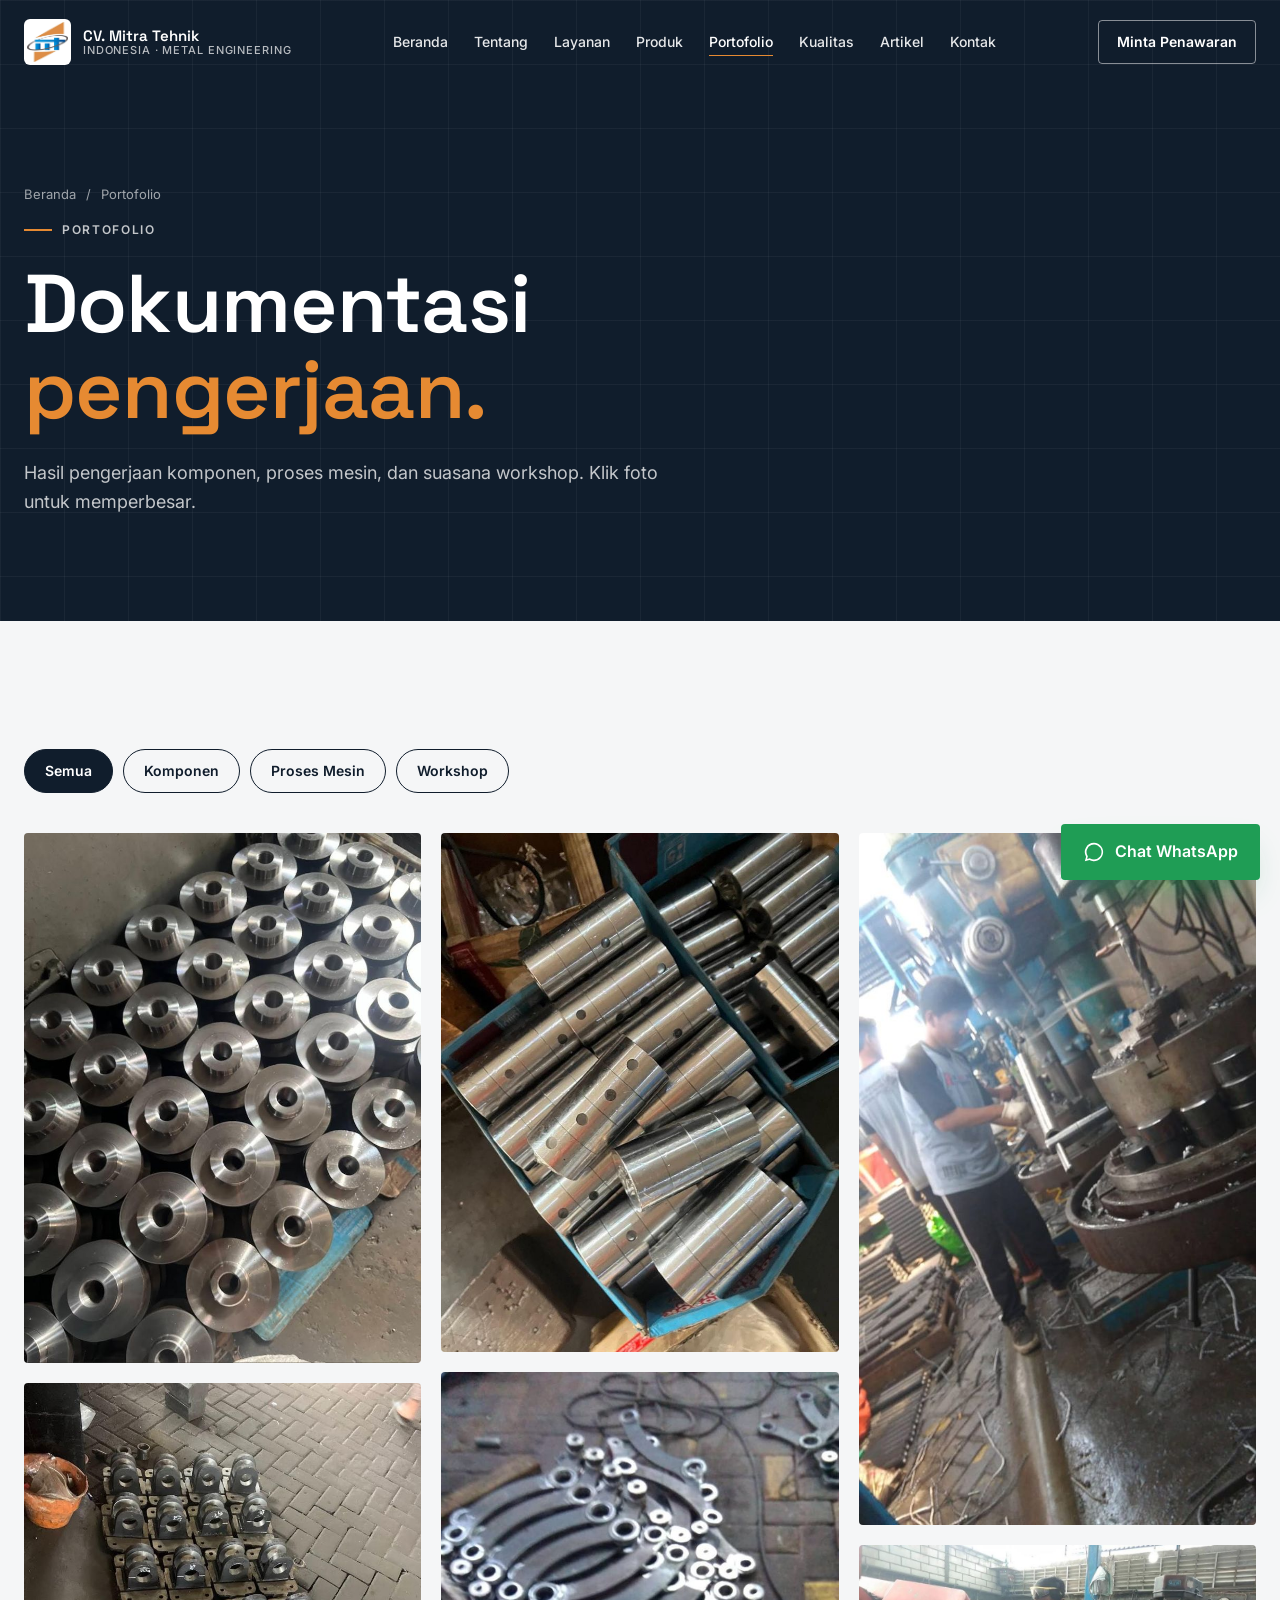
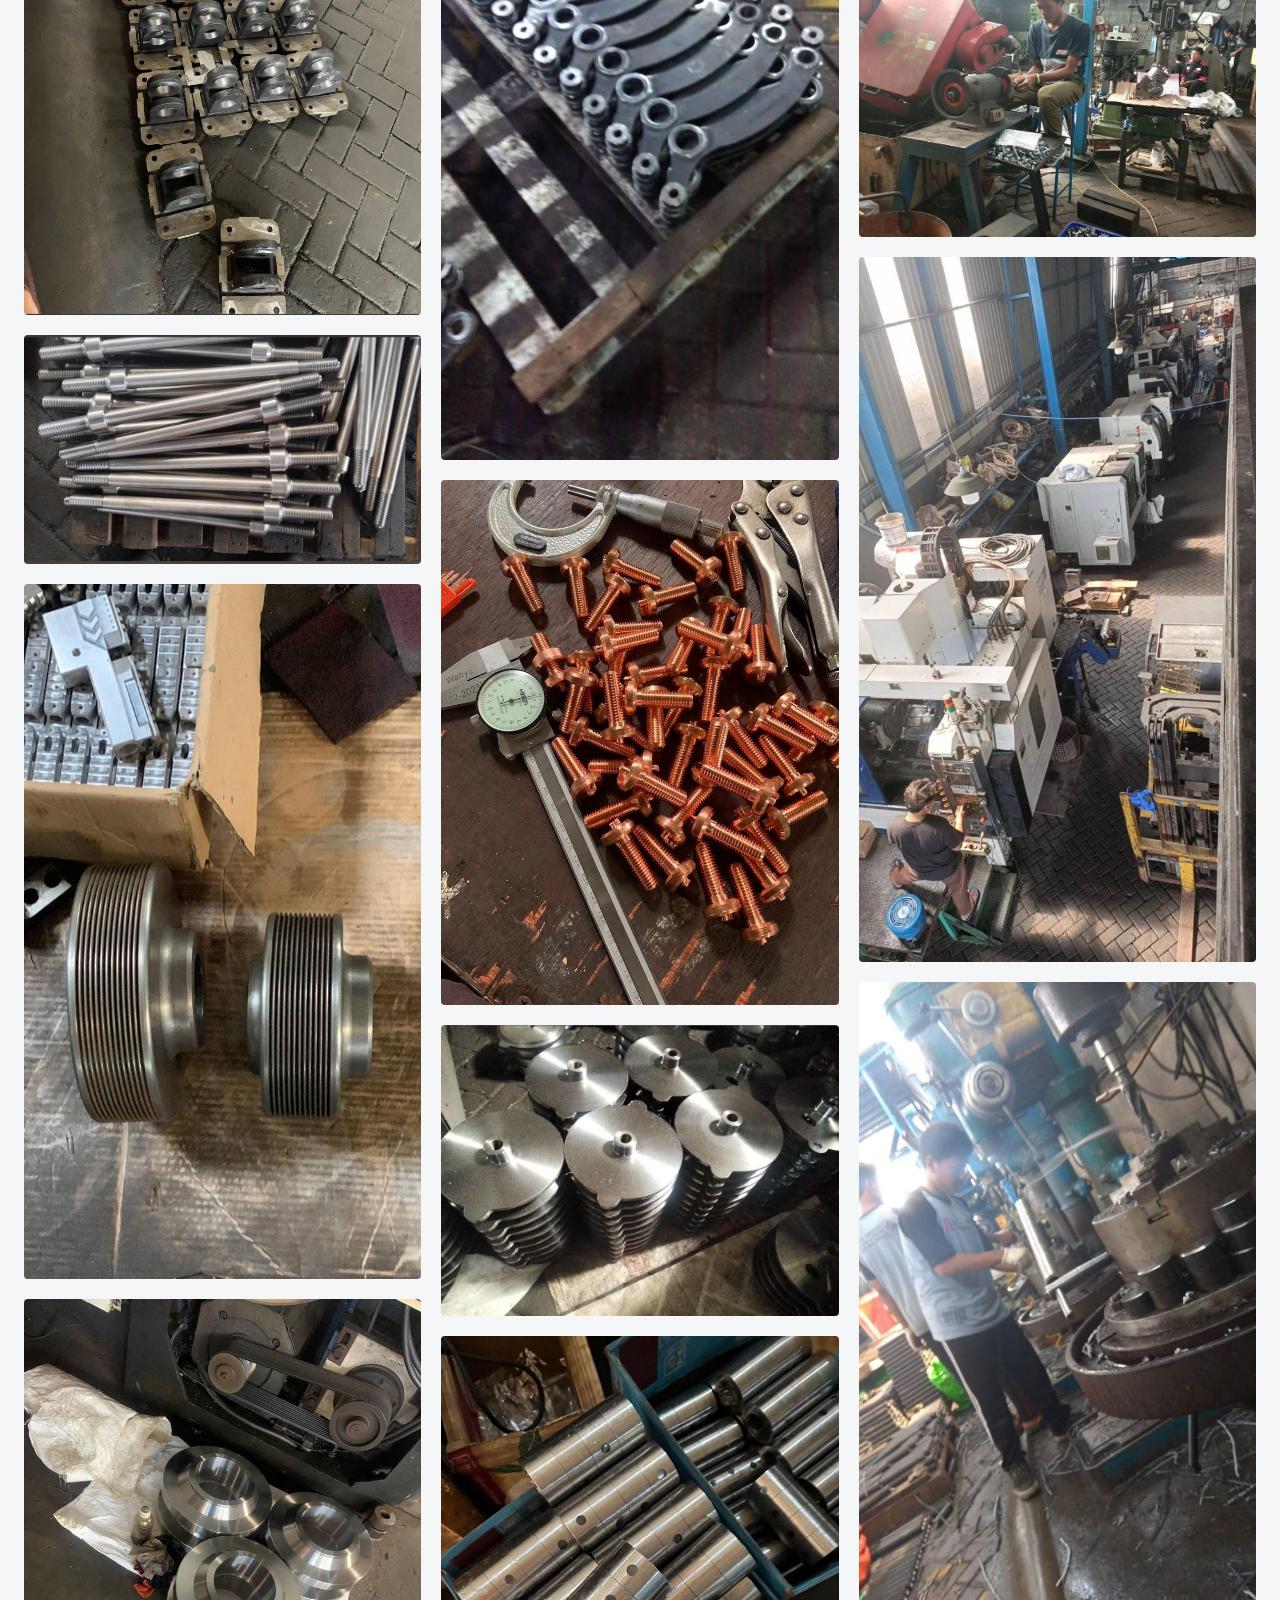
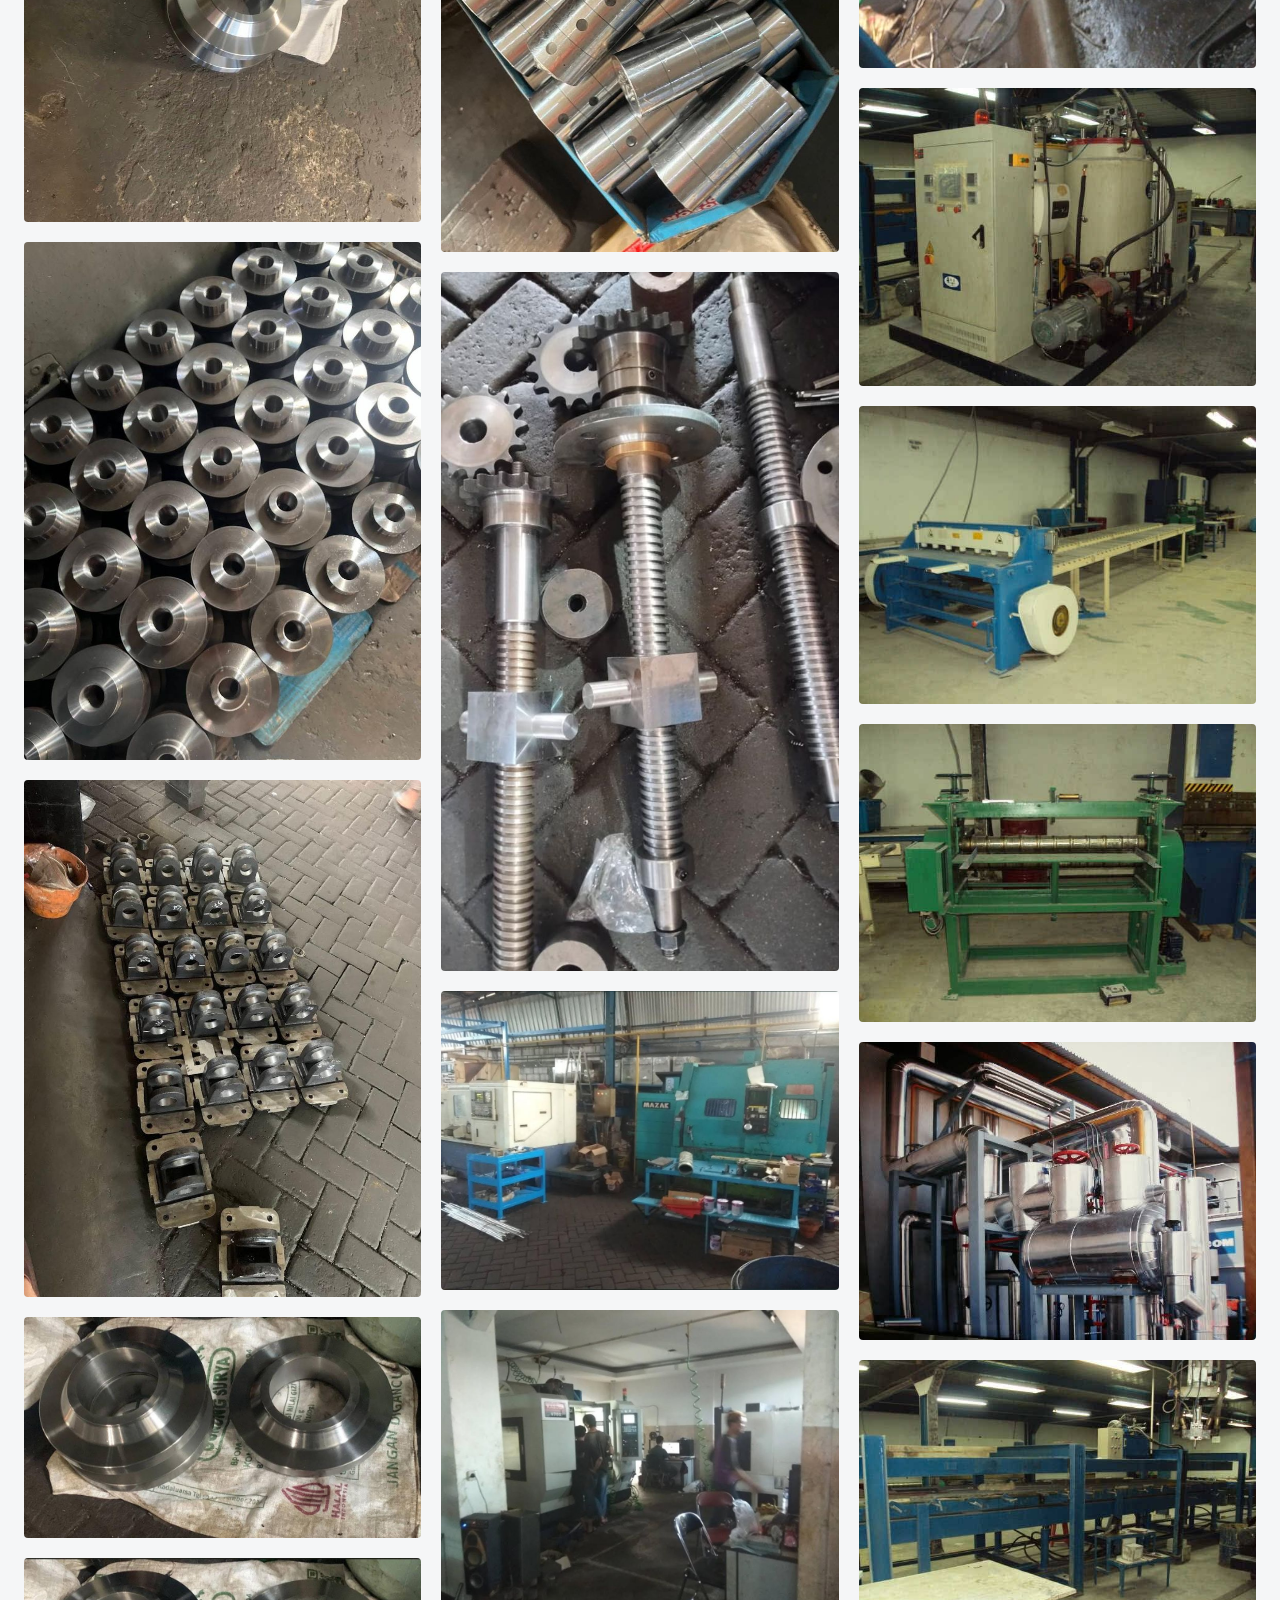
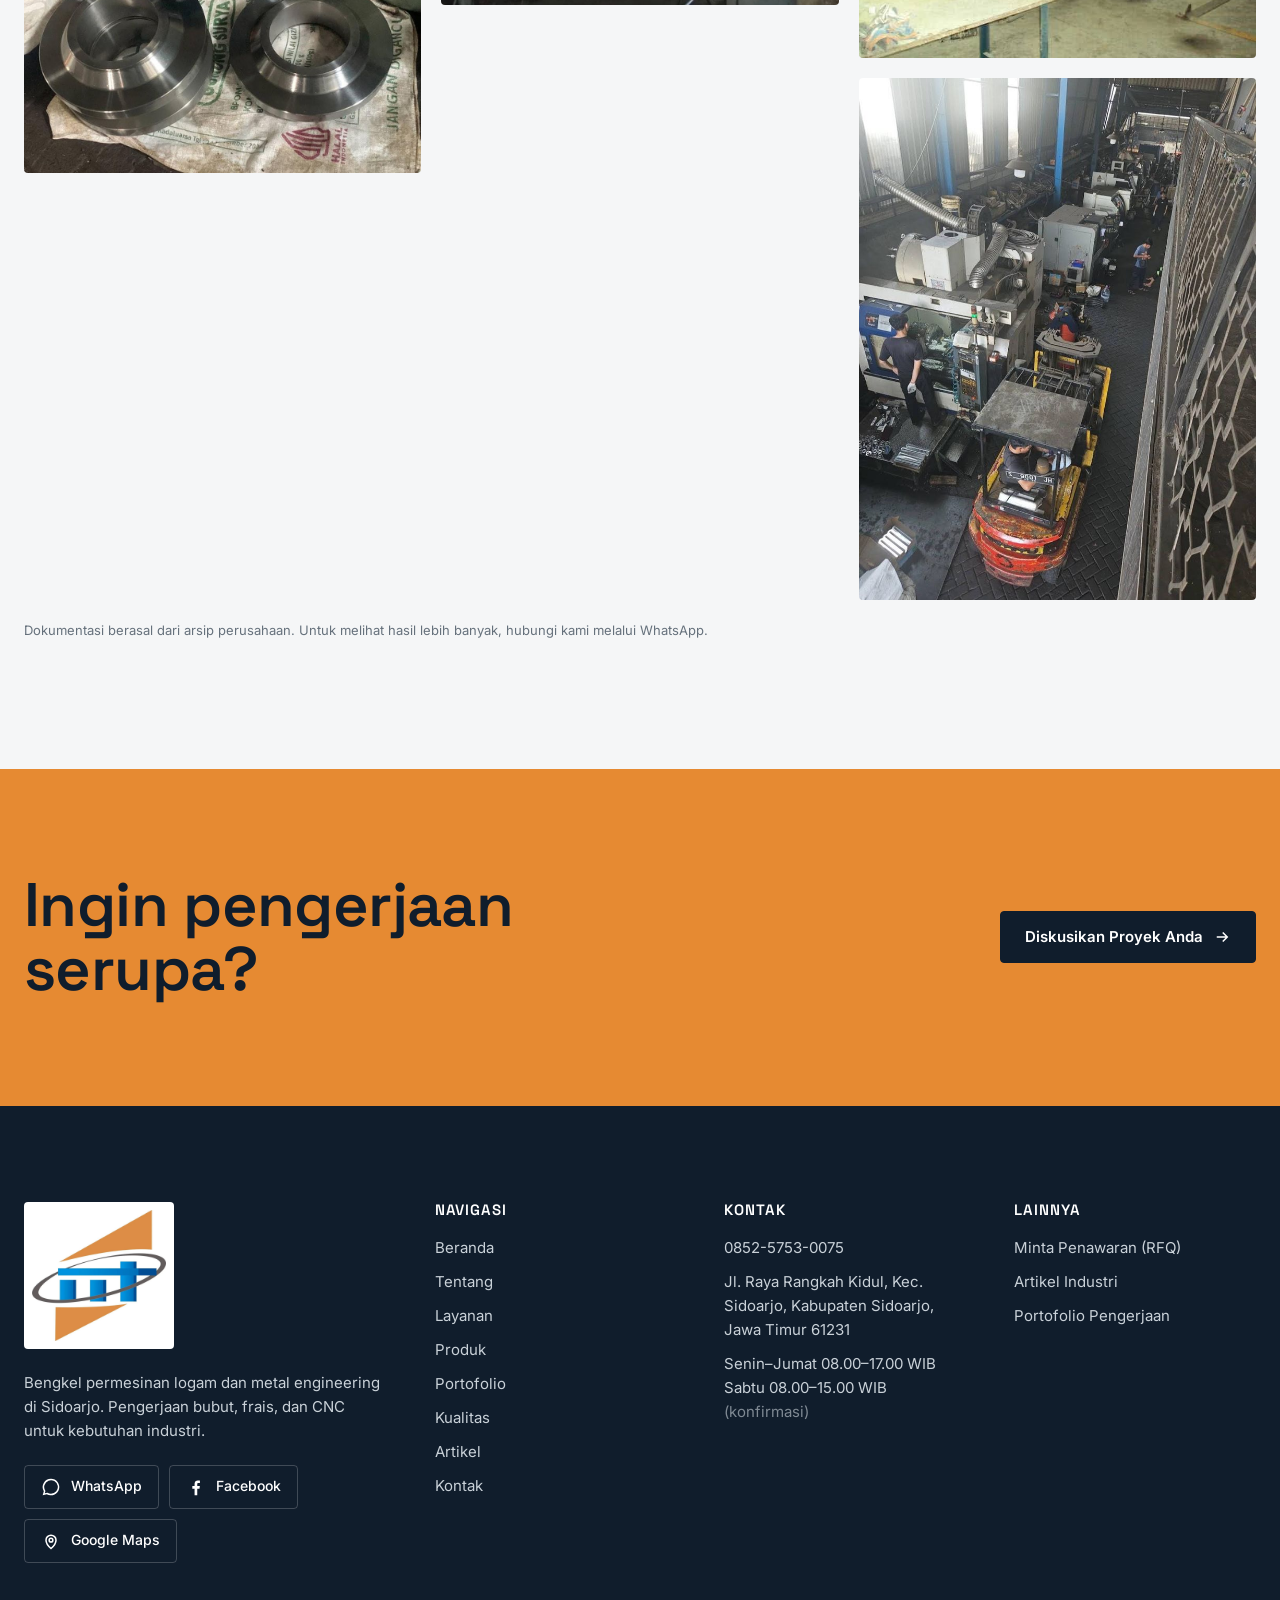
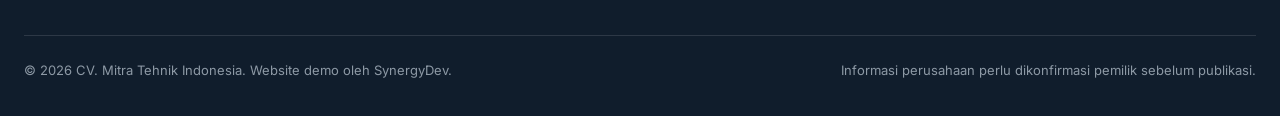
<file: portofolio.html>
<!doctype html>
<html lang="id"><head><meta charset="utf-8">
<meta name="viewport" content="width=device-width, initial-scale=1, viewport-fit=cover">
<title>Portofolio Pengerjaan | CV. Mitra Tehnik Indonesia</title>
<meta name="description" content="Dokumentasi pengerjaan komponen logam dan proses permesinan CV. Mitra Tehnik Indonesia di Sidoarjo.">
<meta property="og:title" content="Portofolio Pengerjaan | CV. Mitra Tehnik Indonesia"><meta property="og:description" content="Dokumentasi pengerjaan komponen logam dan proses permesinan CV. Mitra Tehnik Indonesia di Sidoarjo."><meta property="og:type" content="website"><meta property="og:image" content="assets/images/hero-components.jpg">
<meta name="theme-color" content="#101D2C">
<link rel="icon" href="assets/images/favicon.png">
<link rel="preconnect" href="https://fonts.googleapis.com"><link rel="preconnect" href="https://fonts.gstatic.com" crossorigin>
<link href="https://fonts.googleapis.com/css2?family=Inter:wght@400;500;600&family=Space+Grotesk:wght@500;600&display=swap" rel="stylesheet">
<link rel="stylesheet" href="css/style.css">

</head><body>
<a class="skip" href="#main">Lewati ke konten</a>
<header class="nav" data-theme="dark"><div class="wrap">
  <a class="brand" href="index.html" aria-label="CV. Mitra Tehnik Indonesia, beranda"><img src="assets/images/logo.png" alt="Logo CV. Mitra Tehnik Indonesia"><span>CV. Mitra Tehnik<small>Indonesia · Metal Engineering</small></span></a>
  <ul class="menu"><li><a href="index.html">Beranda</a></li><li><a href="tentang.html">Tentang</a></li><li><a href="layanan.html">Layanan</a></li><li><a href="produk.html">Produk</a></li><li><a href="portofolio.html" aria-current="page">Portofolio</a></li><li><a href="kualitas.html">Kualitas</a></li><li><a href="artikel.html">Artikel</a></li><li><a href="kontak.html">Kontak</a></li></ul>
  <div style="display:flex;gap:10px;align-items:center"><a class="btn btn-light nav-cta" href="kontak.html#rfq">Minta Penawaran</a>
  <button class="burger" aria-expanded="false" aria-label="Buka menu"><span></span><span></span><span></span></button></div>
</div><nav class="drawer" aria-label="Menu mobile"><a href="index.html">Beranda</a><a href="tentang.html">Tentang</a><a href="layanan.html">Layanan</a><a href="produk.html">Produk</a><a href="portofolio.html">Portofolio</a><a href="kualitas.html">Kualitas</a><a href="artikel.html">Artikel</a><a href="kontak.html">Kontak</a><a href="kontak.html#rfq">Minta Penawaran</a></nav></header>
<main id="main">

<header class="phead"><div class="wrap">
  <div class="crumbs"><a href="index.html">Beranda</a><span>/</span><span>Portofolio</span></div>
  <p class="eyebrow" style="color:rgba(255,255,255,.75)">Portofolio</p>
  <h1>Dokumentasi <span>pengerjaan.</span></h1>
  <p class="lead">Hasil pengerjaan komponen, proses mesin, dan suasana workshop. Klik foto untuk memperbesar.</p>
</div></header>
<section class="block"><div class="wrap">
  <div class="filters" role="group" aria-label="Filter portofolio">
    <button aria-pressed="true" data-cat="all">Semua</button>
    <button aria-pressed="false" data-cat="Komponen">Komponen</button>
    <button aria-pressed="false" data-cat="Proses Mesin">Proses Mesin</button>
    <button aria-pressed="false" data-cat="Workshop">Workshop</button>
  </div>
  <div class="pf"><figure data-cat="Komponen" class=""><button type="button" aria-label="Perbesar: Batch komponen flange hasil pengerjaan"><img src="assets/images/pf-09.jpg" alt="Batch komponen flange hasil pengerjaan" loading="lazy"></button><figcaption>Batch komponen flange hasil pengerjaan</figcaption></figure><figure data-cat="Komponen" class=""><button type="button" aria-label="Perbesar: Batch fitting hidrolik"><img src="assets/images/pf-12.jpg" alt="Batch fitting hidrolik" loading="lazy"></button><figcaption>Batch fitting hidrolik</figcaption></figure><figure data-cat="Komponen" class=""><button type="button" aria-label="Perbesar: Batch poros (shaft)"><img src="assets/images/pf-22.jpg" alt="Batch poros (shaft)" loading="lazy"></button><figcaption>Batch poros (shaft)</figcaption></figure><figure data-cat="Komponen" class=""><button type="button" aria-label="Perbesar: Pulley dan komponen sejenis"><img src="assets/images/pf-23.jpg" alt="Pulley dan komponen sejenis" loading="lazy"></button><figcaption>Pulley dan komponen sejenis</figcaption></figure><figure data-cat="Komponen" class=""><button type="button" aria-label="Perbesar: Komponen flange dan bushing"><img src="assets/images/pf-24.jpg" alt="Komponen flange dan bushing" loading="lazy"></button><figcaption>Komponen flange dan bushing</figcaption></figure><figure data-cat="Komponen" class=""><button type="button" aria-label="Perbesar: Batch flange hasil pengerjaan"><img src="assets/images/pf-37.jpg" alt="Batch flange hasil pengerjaan" loading="lazy"></button><figcaption>Batch flange hasil pengerjaan</figcaption></figure><figure data-cat="Komponen" class=""><button type="button" aria-label="Perbesar: Batch fitting hidrolik"><img src="assets/images/pf-36.jpg" alt="Batch fitting hidrolik" loading="lazy"></button><figcaption>Batch fitting hidrolik</figcaption></figure><figure data-cat="Komponen" class=""><button type="button" aria-label="Perbesar: Flange hasil pengerjaan"><img src="assets/images/pf-35.jpg" alt="Flange hasil pengerjaan" loading="lazy"></button><figcaption>Flange hasil pengerjaan</figcaption></figure><figure data-cat="Komponen" class=""><button type="button" aria-label="Perbesar: Komponen cincin hasil pengerjaan"><img src="assets/images/pf-11.jpg" alt="Komponen cincin hasil pengerjaan" loading="lazy"></button><figcaption>Komponen cincin hasil pengerjaan</figcaption></figure><figure data-cat="Komponen" class=""><button type="button" aria-label="Perbesar: Batch komponen silinder"><img src="assets/images/pf-13.jpg" alt="Batch komponen silinder" loading="lazy"></button><figcaption>Batch komponen silinder</figcaption></figure><figure data-cat="Komponen" class=""><button type="button" aria-label="Perbesar: Komponen plat hasil pengerjaan"><img src="assets/images/pf-26.jpg" alt="Komponen plat hasil pengerjaan" loading="lazy"></button><figcaption>Komponen plat hasil pengerjaan</figcaption></figure><figure data-cat="Komponen" class=""><button type="button" aria-label="Perbesar: Batch pin hasil pengerjaan"><img src="assets/images/pf-27.jpg" alt="Batch pin hasil pengerjaan" loading="lazy"></button><figcaption>Batch pin hasil pengerjaan</figcaption></figure><figure data-cat="Komponen" class=""><button type="button" aria-label="Perbesar: Batch pulley hasil pengerjaan"><img src="assets/images/pf-28.jpg" alt="Batch pulley hasil pengerjaan" loading="lazy"></button><figcaption>Batch pulley hasil pengerjaan</figcaption></figure><figure data-cat="Komponen" class=""><button type="button" aria-label="Perbesar: Batch poros dan komponen"><img src="assets/images/pf-34.jpg" alt="Batch poros dan komponen" loading="lazy"></button><figcaption>Batch poros dan komponen</figcaption></figure><figure data-cat="Komponen" class=""><button type="button" aria-label="Perbesar: Ulir dan komponen ball screw"><img src="assets/images/pf-29.jpg" alt="Ulir dan komponen ball screw" loading="lazy"></button><figcaption>Ulir dan komponen ball screw</figcaption></figure><figure data-cat="Proses Mesin" class=""><button type="button" aria-label="Perbesar: Mesin CNC di workshop"><img src="assets/images/pf-31.jpg" alt="Mesin CNC di workshop" loading="lazy"></button><figcaption>Mesin CNC di workshop</figcaption></figure><figure data-cat="Proses Mesin" class=""><button type="button" aria-label="Perbesar: Mesin CNC dan operator"><img src="assets/images/pf-30.jpg" alt="Mesin CNC dan operator" loading="lazy"></button><figcaption>Mesin CNC dan operator</figcaption></figure><figure data-cat="Proses Mesin" class=""><button type="button" aria-label="Perbesar: Proses bubut di mesin"><img src="assets/images/pf-14.jpg" alt="Proses bubut di mesin" loading="lazy"></button><figcaption>Proses bubut di mesin</figcaption></figure><figure data-cat="Proses Mesin" class=""><button type="button" aria-label="Perbesar: Pengerjaan mesin di workshop"><img src="assets/images/pf-21.jpg" alt="Pengerjaan mesin di workshop" loading="lazy"></button><figcaption>Pengerjaan mesin di workshop</figcaption></figure><figure data-cat="Proses Mesin" class=""><button type="button" aria-label="Perbesar: Lini mesin bubut dan frais"><img src="assets/images/pf-20.jpg" alt="Lini mesin bubut dan frais" loading="lazy"></button><figcaption>Lini mesin bubut dan frais</figcaption></figure><figure data-cat="Proses Mesin" class=""><button type="button" aria-label="Perbesar: Proses pengerjaan mesin"><img src="assets/images/pf-33.jpg" alt="Proses pengerjaan mesin" loading="lazy"></button><figcaption>Proses pengerjaan mesin</figcaption></figure><figure data-cat="Komponen" class=""><button type="button" aria-label="Perbesar: Panel dan unit mesin di area workshop"><img src="assets/images/pf-02.jpg" alt="Panel dan unit mesin di area workshop" loading="lazy"></button><figcaption>Panel dan unit mesin di area workshop</figcaption></figure><figure data-cat="Workshop" class=""><button type="button" aria-label="Perbesar: Mesin pemotong lembaran di workshop"><img src="assets/images/pf-03.jpg" alt="Mesin pemotong lembaran di workshop" loading="lazy"></button><figcaption>Mesin pemotong lembaran di workshop</figcaption></figure><figure data-cat="Workshop" class=""><button type="button" aria-label="Perbesar: Mesin pengerjaan di workshop"><img src="assets/images/pf-05.jpg" alt="Mesin pengerjaan di workshop" loading="lazy"></button><figcaption>Mesin pengerjaan di workshop</figcaption></figure><figure data-cat="Workshop" class=""><button type="button" aria-label="Perbesar: Instalasi peralatan proses di workshop"><img src="assets/images/pf-07.jpg" alt="Instalasi peralatan proses di workshop" loading="lazy"></button><figcaption>Instalasi peralatan proses di workshop</figcaption></figure><figure data-cat="Workshop" class=""><button type="button" aria-label="Perbesar: Area kerja workshop"><img src="assets/images/pf-08.jpg" alt="Area kerja workshop" loading="lazy"></button><figcaption>Area kerja workshop</figcaption></figure><figure data-cat="Workshop" class=""><button type="button" aria-label="Perbesar: Suasana workshop dengan mesin"><img src="assets/images/pf-32.jpg" alt="Suasana workshop dengan mesin" loading="lazy"></button><figcaption>Suasana workshop dengan mesin</figcaption></figure></div>
  <p class="note">Dokumentasi berasal dari arsip perusahaan. Untuk melihat hasil lebih banyak, hubungi kami melalui WhatsApp.</p>
</div></section>
<section class="band"><div class="wrap"><h2>Ingin pengerjaan serupa?</h2><a class="btn" href="https://wa.me/6285257530075" data-wa="Halo CV. Mitra Tehnik Indonesia, saya ingin mendiskusikan proyek saya." target="_blank" rel="noopener">Diskusikan Proyek Anda <svg class="arrow" viewBox="0 0 24 24" fill="none" stroke="currentColor" stroke-width="2" aria-hidden="true"><path d="M5 12h14M13 6l6 6-6 6"/></svg></a></div></section>
</main>
<footer><div class="wrap">
  <div class="grid">
    <div><img class="logo" src="assets/images/logo.png" alt="CV. Mitra Tehnik Indonesia">
      <p style="margin-top:22px;max-width:40ch">Bengkel permesinan logam dan metal engineering di Sidoarjo. Pengerjaan bubut, frais, dan CNC untuk kebutuhan industri.</p><div class="soc-row"><a class="soc" href="https://wa.me/6285257530075" target="_blank" rel="noopener"><svg viewBox="0 0 24 24" fill="currentColor" aria-hidden="true"><path d="M12 2a10 10 0 0 0-8.6 15.1L2 22l5-1.3A10 10 0 1 0 12 2zm0 18.2a8.2 8.2 0 0 1-4.2-1.2l-.3-.2-3 .8.8-2.9-.2-.3A8.2 8.2 0 1 1 12 20.2z"/></svg><span>WhatsApp</span></a><a class="soc" href="https://www.facebook.com/share/1G4SJWbU3j/" target="_blank" rel="noopener"><svg viewBox="0 0 24 24" fill="currentColor" aria-hidden="true"><path d="M13.5 22v-8h2.7l.4-3.2h-3.1V8.8c0-.9.3-1.5 1.6-1.5h1.6V4.4c-.3 0-1.3-.1-2.4-.1-2.4 0-4 1.4-4 4.1v2.4H7.6V14h2.7v8z"/></svg><span>Facebook</span></a><a class="soc" href="https://maps.app.goo.gl/61Y9t1qAdZohT9Xp6" target="_blank" rel="noopener"><svg viewBox="0 0 24 24" fill="none" stroke="currentColor" stroke-width="1.8" aria-hidden="true"><path d="M12 21s-6-5.3-6-10a6 6 0 1 1 12 0c0 4.7-6 10-6 10z"/><circle cx="12" cy="11" r="2.2"/></svg><span>Google Maps</span></a></div></div>
    <div><h4>Navigasi</h4><ul><li><a href="index.html">Beranda</a></li><li><a href="tentang.html">Tentang</a></li><li><a href="layanan.html">Layanan</a></li><li><a href="produk.html">Produk</a></li><li><a href="portofolio.html">Portofolio</a></li><li><a href="kualitas.html">Kualitas</a></li><li><a href="artikel.html">Artikel</a></li><li><a href="kontak.html">Kontak</a></li></ul></div>
    <div><h4>Kontak</h4><ul>
      <li><a href="https://wa.me/6285257530075" target="_blank" rel="noopener">0852-5753-0075</a></li>
      <li>Jl. Raya Rangkah Kidul, Kec. Sidoarjo, Kabupaten Sidoarjo, Jawa Timur 61231</li>
      <li>Senin–Jumat 08.00–17.00 WIB<br>Sabtu 08.00–15.00 WIB <span style="opacity:.6">(konfirmasi)</span></li></ul></div>
    <div><h4>Lainnya</h4><ul>
      <li><a href="kontak.html#rfq">Minta Penawaran (RFQ)</a></li>
      <li><a href="artikel.html">Artikel Industri</a></li>
      <li><a href="portofolio.html">Portofolio Pengerjaan</a></li></ul></div>
  </div>
  <div class="copy"><span>© 2026 CV. Mitra Tehnik Indonesia. Website demo oleh SynergyDev.</span><span>Informasi perusahaan perlu dikonfirmasi pemilik sebelum publikasi.</span></div>
</div></footer>
<a class="fab" href="https://wa.me/6285257530075" target="_blank" rel="noopener" data-wa="Halo CV. Mitra Tehnik Indonesia, saya ingin berkonsultasi kebutuhan pengerjaan." aria-label="Chat WhatsApp"><svg viewBox="0 0 24 24" fill="currentColor" aria-hidden="true"><path d="M12 2a10 10 0 0 0-8.6 15.1L2 22l5-1.3A10 10 0 1 0 12 2zm0 18.2a8.2 8.2 0 0 1-4.2-1.2l-.3-.2-3 .8.8-2.9-.2-.3A8.2 8.2 0 1 1 12 20.2z"/></svg><span>Chat WhatsApp</span></a>
<div class="lb" id="lb" role="dialog" aria-modal="true" aria-label="Pratinjau foto">
  <button class="ctrl x" aria-label="Tutup">×</button><button class="ctrl p" aria-label="Sebelumnya">‹</button>
  <img id="lbImg" alt=""><button class="ctrl n" aria-label="Berikutnya">›</button><p class="cap" id="lbCap"></p>
</div>


<script src="js/main.js"></script>
</body></html>
</file>
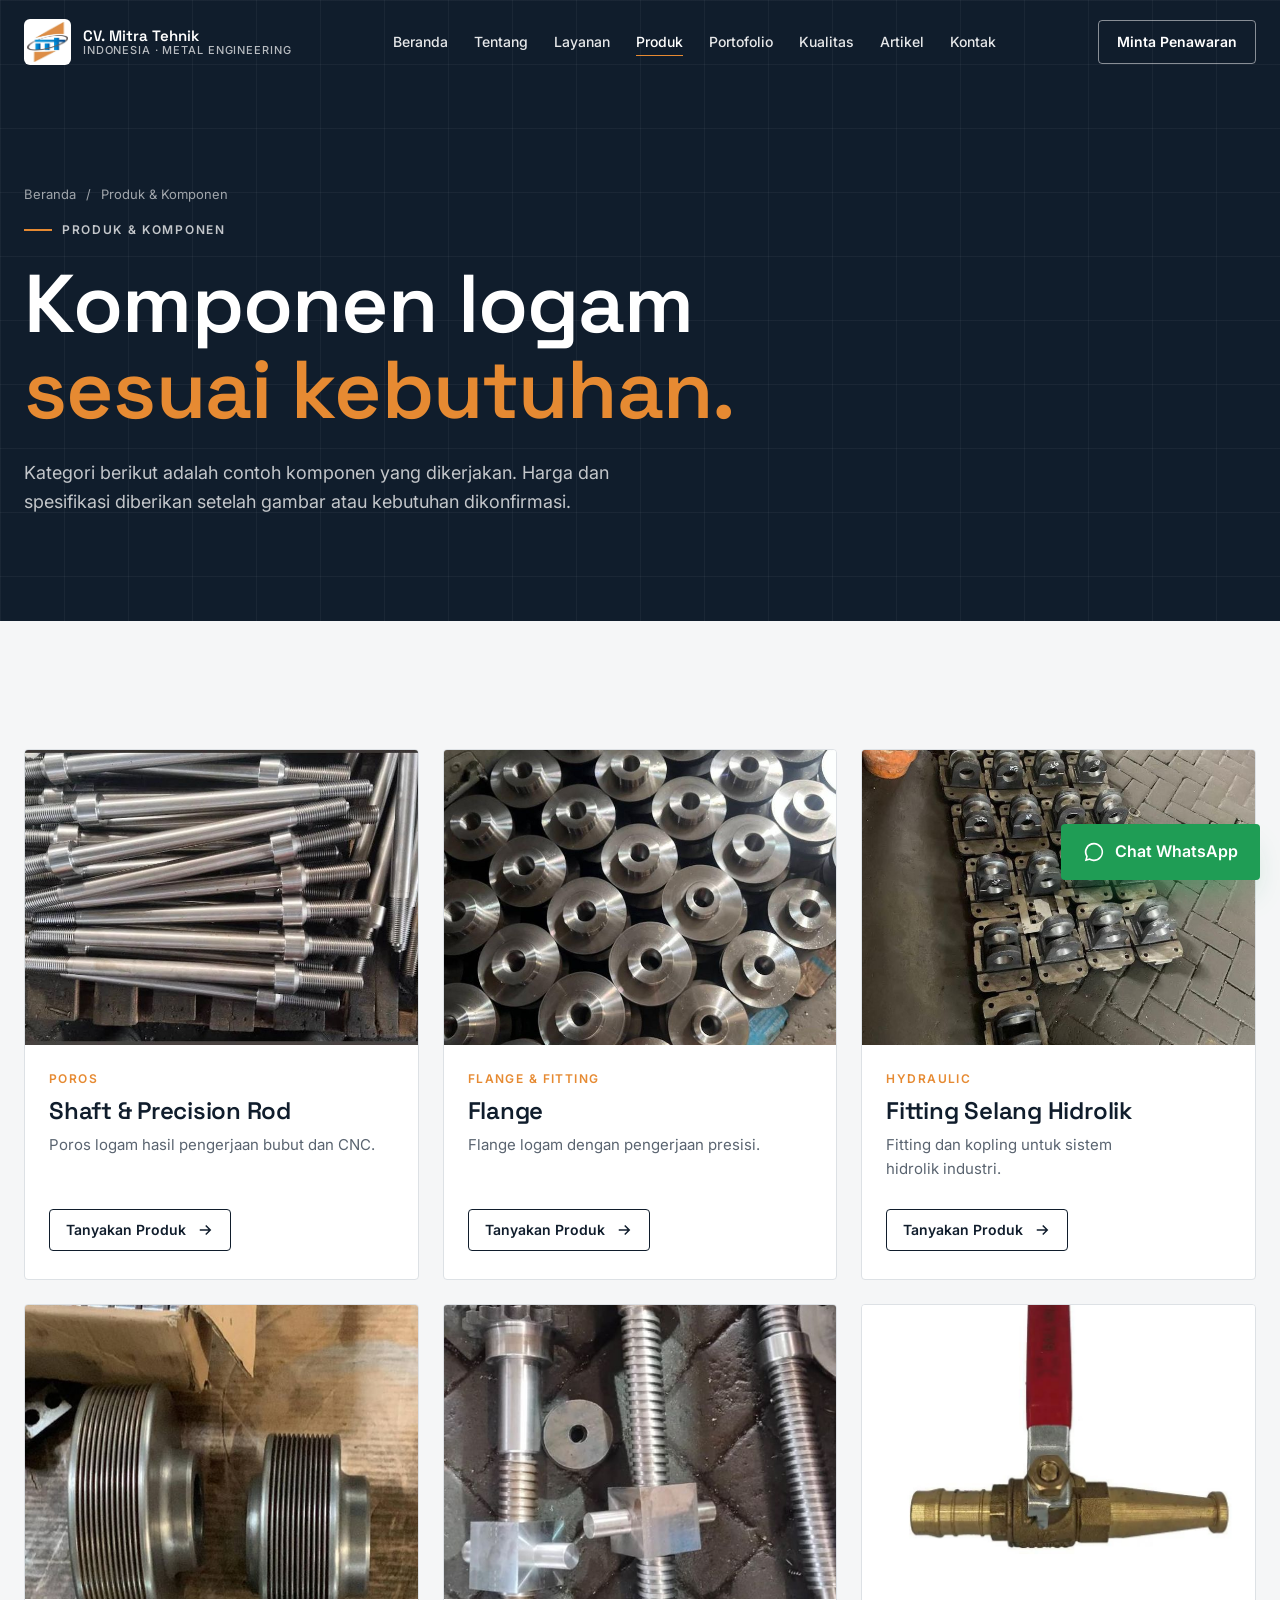
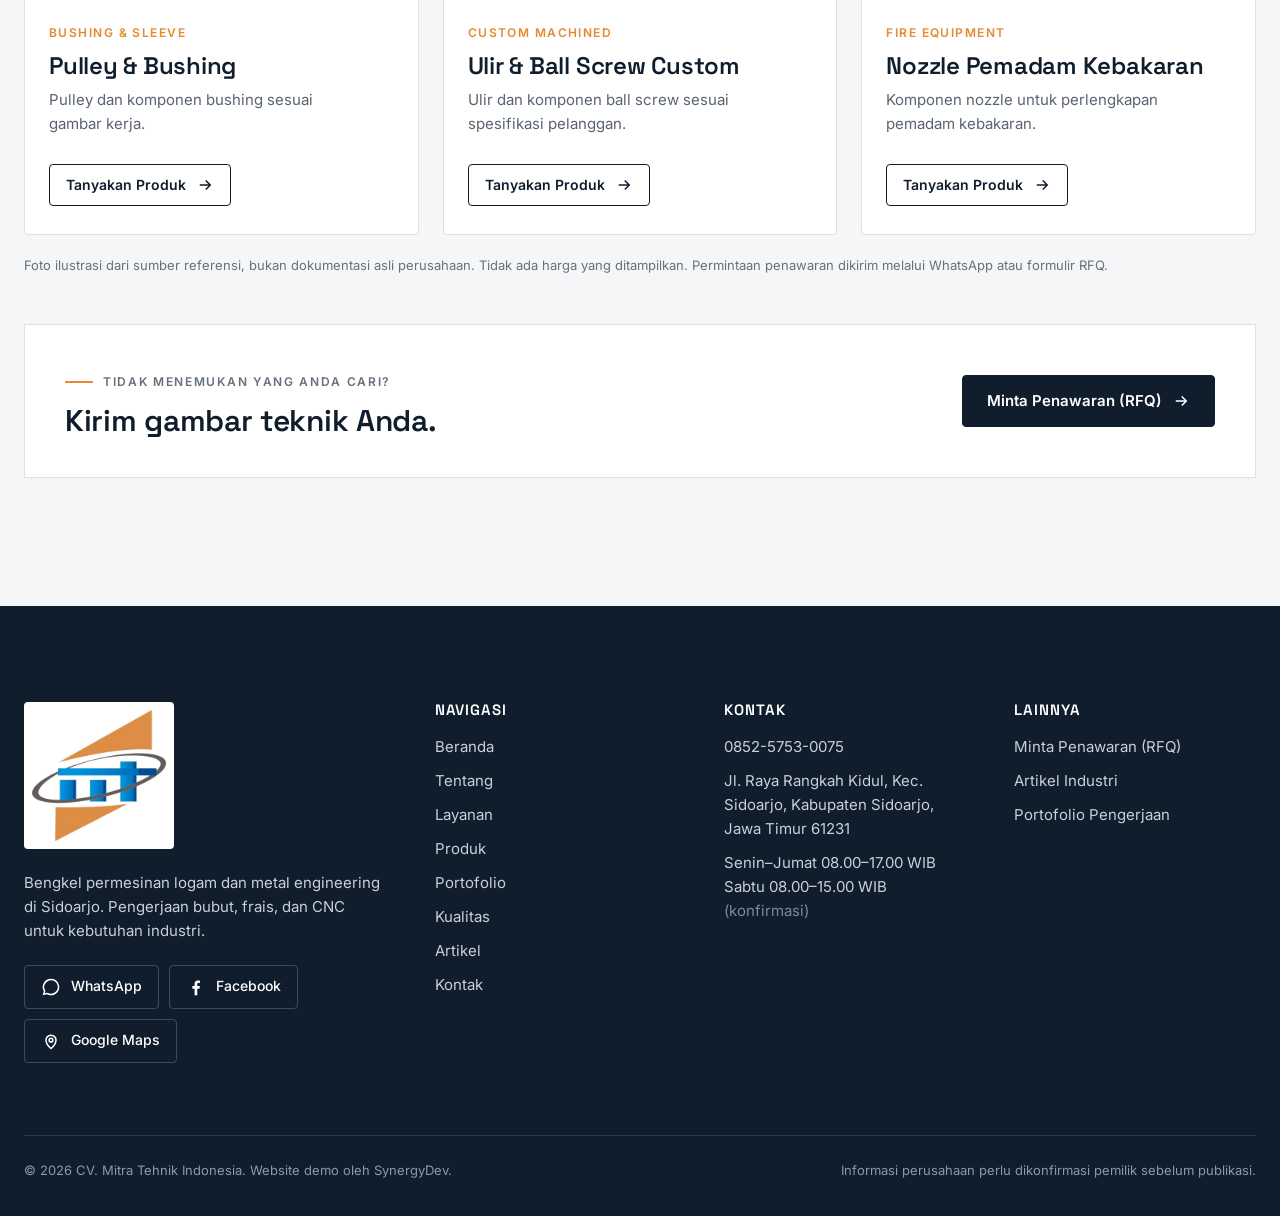
<file: produk.html>
<!doctype html>
<html lang="id"><head><meta charset="utf-8">
<meta name="viewport" content="width=device-width, initial-scale=1, viewport-fit=cover">
<title>Produk &amp; Komponen | CV. Mitra Tehnik Indonesia</title>
<meta name="description" content="Katalog komponen logam CV. Mitra Tehnik Indonesia: shaft, flange, fitting hidrolik, pulley, dan custom machined components.">
<meta property="og:title" content="Produk &amp; Komponen | CV. Mitra Tehnik Indonesia"><meta property="og:description" content="Katalog komponen logam CV. Mitra Tehnik Indonesia: shaft, flange, fitting hidrolik, pulley, dan custom machined components."><meta property="og:type" content="website"><meta property="og:image" content="assets/images/hero-components.jpg">
<meta name="theme-color" content="#101D2C">
<link rel="icon" href="assets/images/favicon.png">
<link rel="preconnect" href="https://fonts.googleapis.com"><link rel="preconnect" href="https://fonts.gstatic.com" crossorigin>
<link href="https://fonts.googleapis.com/css2?family=Inter:wght@400;500;600&family=Space+Grotesk:wght@500;600&display=swap" rel="stylesheet">
<link rel="stylesheet" href="css/style.css">

</head><body>
<a class="skip" href="#main">Lewati ke konten</a>
<header class="nav" data-theme="dark"><div class="wrap">
  <a class="brand" href="index.html" aria-label="CV. Mitra Tehnik Indonesia, beranda"><img src="assets/images/logo.png" alt="Logo CV. Mitra Tehnik Indonesia"><span>CV. Mitra Tehnik<small>Indonesia · Metal Engineering</small></span></a>
  <ul class="menu"><li><a href="index.html">Beranda</a></li><li><a href="tentang.html">Tentang</a></li><li><a href="layanan.html">Layanan</a></li><li><a href="produk.html" aria-current="page">Produk</a></li><li><a href="portofolio.html">Portofolio</a></li><li><a href="kualitas.html">Kualitas</a></li><li><a href="artikel.html">Artikel</a></li><li><a href="kontak.html">Kontak</a></li></ul>
  <div style="display:flex;gap:10px;align-items:center"><a class="btn btn-light nav-cta" href="kontak.html#rfq">Minta Penawaran</a>
  <button class="burger" aria-expanded="false" aria-label="Buka menu"><span></span><span></span><span></span></button></div>
</div><nav class="drawer" aria-label="Menu mobile"><a href="index.html">Beranda</a><a href="tentang.html">Tentang</a><a href="layanan.html">Layanan</a><a href="produk.html">Produk</a><a href="portofolio.html">Portofolio</a><a href="kualitas.html">Kualitas</a><a href="artikel.html">Artikel</a><a href="kontak.html">Kontak</a><a href="kontak.html#rfq">Minta Penawaran</a></nav></header>
<main id="main">

<header class="phead"><div class="wrap">
  <div class="crumbs"><a href="index.html">Beranda</a><span>/</span><span>Produk & Komponen</span></div>
  <p class="eyebrow" style="color:rgba(255,255,255,.75)">Produk & Komponen</p>
  <h1>Komponen logam <span>sesuai kebutuhan.</span></h1>
  <p class="lead">Kategori berikut adalah contoh komponen yang dikerjakan. Harga dan spesifikasi diberikan setelah gambar atau kebutuhan dikonfirmasi.</p>
</div></header>
<section class="block"><div class="wrap">
  <div class="pgrid"><article class="pcard reveal"><div class="img"><img src="assets/images/pf-22.jpg" alt="Shaft & Precision Rod" loading="lazy"></div>
  <div class="body"><span class="cat">Poros</span><h3>Shaft &amp; Precision Rod</h3><p>Poros logam hasil pengerjaan bubut dan CNC.</p>
  <div class="foot"><a class="btn btn-sm btn-line" href="https://wa.me/6285257530075" data-wa="Halo CV. Mitra Tehnik Indonesia, saya ingin menanyakan Shaft &amp; Precision Rod." target="_blank" rel="noopener">Tanyakan Produk <svg class="arrow" viewBox="0 0 24 24" fill="none" stroke="currentColor" stroke-width="2" aria-hidden="true"><path d="M5 12h14M13 6l6 6-6 6"/></svg></a></div></div></article><article class="pcard reveal"><div class="img"><img src="assets/images/pf-37.jpg" alt="Flange" loading="lazy"></div>
  <div class="body"><span class="cat">Flange &amp; Fitting</span><h3>Flange</h3><p>Flange logam dengan pengerjaan presisi.</p>
  <div class="foot"><a class="btn btn-sm btn-line" href="https://wa.me/6285257530075" data-wa="Halo CV. Mitra Tehnik Indonesia, saya ingin menanyakan Flange." target="_blank" rel="noopener">Tanyakan Produk <svg class="arrow" viewBox="0 0 24 24" fill="none" stroke="currentColor" stroke-width="2" aria-hidden="true"><path d="M5 12h14M13 6l6 6-6 6"/></svg></a></div></div></article><article class="pcard reveal"><div class="img"><img src="assets/images/pf-36.jpg" alt="Fitting Selang Hidrolik" loading="lazy"></div>
  <div class="body"><span class="cat">Hydraulic</span><h3>Fitting Selang Hidrolik</h3><p>Fitting dan kopling untuk sistem hidrolik industri.</p>
  <div class="foot"><a class="btn btn-sm btn-line" href="https://wa.me/6285257530075" data-wa="Halo CV. Mitra Tehnik Indonesia, saya ingin menanyakan Fitting Selang Hidrolik." target="_blank" rel="noopener">Tanyakan Produk <svg class="arrow" viewBox="0 0 24 24" fill="none" stroke="currentColor" stroke-width="2" aria-hidden="true"><path d="M5 12h14M13 6l6 6-6 6"/></svg></a></div></div></article><article class="pcard reveal"><div class="img"><img src="assets/images/pf-23.jpg" alt="Pulley & Bushing" loading="lazy"></div>
  <div class="body"><span class="cat">Bushing &amp; Sleeve</span><h3>Pulley &amp; Bushing</h3><p>Pulley dan komponen bushing sesuai gambar kerja.</p>
  <div class="foot"><a class="btn btn-sm btn-line" href="https://wa.me/6285257530075" data-wa="Halo CV. Mitra Tehnik Indonesia, saya ingin menanyakan Pulley &amp; Bushing." target="_blank" rel="noopener">Tanyakan Produk <svg class="arrow" viewBox="0 0 24 24" fill="none" stroke="currentColor" stroke-width="2" aria-hidden="true"><path d="M5 12h14M13 6l6 6-6 6"/></svg></a></div></div></article><article class="pcard reveal"><div class="img"><img src="assets/images/pf-29.jpg" alt="Ulir & Ball Screw Custom" loading="lazy"></div>
  <div class="body"><span class="cat">Custom Machined</span><h3>Ulir &amp; Ball Screw Custom</h3><p>Ulir dan komponen ball screw sesuai spesifikasi pelanggan.</p>
  <div class="foot"><a class="btn btn-sm btn-line" href="https://wa.me/6285257530075" data-wa="Halo CV. Mitra Tehnik Indonesia, saya ingin menanyakan Ulir &amp; Ball Screw Custom." target="_blank" rel="noopener">Tanyakan Produk <svg class="arrow" viewBox="0 0 24 24" fill="none" stroke="currentColor" stroke-width="2" aria-hidden="true"><path d="M5 12h14M13 6l6 6-6 6"/></svg></a></div></div></article><article class="pcard reveal"><div class="img"><img src="assets/images/pf-18.jpg" alt="Nozzle Pemadam Kebakaran" loading="lazy"></div>
  <div class="body"><span class="cat">Fire Equipment</span><h3>Nozzle Pemadam Kebakaran</h3><p>Komponen nozzle untuk perlengkapan pemadam kebakaran.</p>
  <div class="foot"><a class="btn btn-sm btn-line" href="https://wa.me/6285257530075" data-wa="Halo CV. Mitra Tehnik Indonesia, saya ingin menanyakan Nozzle Pemadam Kebakaran." target="_blank" rel="noopener">Tanyakan Produk <svg class="arrow" viewBox="0 0 24 24" fill="none" stroke="currentColor" stroke-width="2" aria-hidden="true"><path d="M5 12h14M13 6l6 6-6 6"/></svg></a></div></div></article></div>
  <p class="note">Foto ilustrasi dari sumber referensi, bukan dokumentasi asli perusahaan. Tidak ada harga yang ditampilkan. Permintaan penawaran dikirim melalui WhatsApp atau formulir RFQ.</p>
  <div style="margin-top:48px;padding:40px;background:#fff;border:1px solid var(--line);display:flex;justify-content:space-between;gap:24px;flex-wrap:wrap;align-items:center">
    <div><p class="eyebrow">Tidak menemukan yang Anda cari?</p><h3 style="font-size:30px;margin-top:14px">Kirim gambar teknik Anda.</h3></div>
    <a class="btn" href="kontak.html#rfq">Minta Penawaran (RFQ) <svg class="arrow" viewBox="0 0 24 24" fill="none" stroke="currentColor" stroke-width="2" aria-hidden="true"><path d="M5 12h14M13 6l6 6-6 6"/></svg></a>
  </div>
</div></section>
</main>
<footer><div class="wrap">
  <div class="grid">
    <div><img class="logo" src="assets/images/logo.png" alt="CV. Mitra Tehnik Indonesia">
      <p style="margin-top:22px;max-width:40ch">Bengkel permesinan logam dan metal engineering di Sidoarjo. Pengerjaan bubut, frais, dan CNC untuk kebutuhan industri.</p><div class="soc-row"><a class="soc" href="https://wa.me/6285257530075" target="_blank" rel="noopener"><svg viewBox="0 0 24 24" fill="currentColor" aria-hidden="true"><path d="M12 2a10 10 0 0 0-8.6 15.1L2 22l5-1.3A10 10 0 1 0 12 2zm0 18.2a8.2 8.2 0 0 1-4.2-1.2l-.3-.2-3 .8.8-2.9-.2-.3A8.2 8.2 0 1 1 12 20.2z"/></svg><span>WhatsApp</span></a><a class="soc" href="https://www.facebook.com/share/1G4SJWbU3j/" target="_blank" rel="noopener"><svg viewBox="0 0 24 24" fill="currentColor" aria-hidden="true"><path d="M13.5 22v-8h2.7l.4-3.2h-3.1V8.8c0-.9.3-1.5 1.6-1.5h1.6V4.4c-.3 0-1.3-.1-2.4-.1-2.4 0-4 1.4-4 4.1v2.4H7.6V14h2.7v8z"/></svg><span>Facebook</span></a><a class="soc" href="https://maps.app.goo.gl/61Y9t1qAdZohT9Xp6" target="_blank" rel="noopener"><svg viewBox="0 0 24 24" fill="none" stroke="currentColor" stroke-width="1.8" aria-hidden="true"><path d="M12 21s-6-5.3-6-10a6 6 0 1 1 12 0c0 4.7-6 10-6 10z"/><circle cx="12" cy="11" r="2.2"/></svg><span>Google Maps</span></a></div></div>
    <div><h4>Navigasi</h4><ul><li><a href="index.html">Beranda</a></li><li><a href="tentang.html">Tentang</a></li><li><a href="layanan.html">Layanan</a></li><li><a href="produk.html">Produk</a></li><li><a href="portofolio.html">Portofolio</a></li><li><a href="kualitas.html">Kualitas</a></li><li><a href="artikel.html">Artikel</a></li><li><a href="kontak.html">Kontak</a></li></ul></div>
    <div><h4>Kontak</h4><ul>
      <li><a href="https://wa.me/6285257530075" target="_blank" rel="noopener">0852-5753-0075</a></li>
      <li>Jl. Raya Rangkah Kidul, Kec. Sidoarjo, Kabupaten Sidoarjo, Jawa Timur 61231</li>
      <li>Senin–Jumat 08.00–17.00 WIB<br>Sabtu 08.00–15.00 WIB <span style="opacity:.6">(konfirmasi)</span></li></ul></div>
    <div><h4>Lainnya</h4><ul>
      <li><a href="kontak.html#rfq">Minta Penawaran (RFQ)</a></li>
      <li><a href="artikel.html">Artikel Industri</a></li>
      <li><a href="portofolio.html">Portofolio Pengerjaan</a></li></ul></div>
  </div>
  <div class="copy"><span>© 2026 CV. Mitra Tehnik Indonesia. Website demo oleh SynergyDev.</span><span>Informasi perusahaan perlu dikonfirmasi pemilik sebelum publikasi.</span></div>
</div></footer>
<a class="fab" href="https://wa.me/6285257530075" target="_blank" rel="noopener" data-wa="Halo CV. Mitra Tehnik Indonesia, saya ingin berkonsultasi kebutuhan pengerjaan." aria-label="Chat WhatsApp"><svg viewBox="0 0 24 24" fill="currentColor" aria-hidden="true"><path d="M12 2a10 10 0 0 0-8.6 15.1L2 22l5-1.3A10 10 0 1 0 12 2zm0 18.2a8.2 8.2 0 0 1-4.2-1.2l-.3-.2-3 .8.8-2.9-.2-.3A8.2 8.2 0 1 1 12 20.2z"/></svg><span>Chat WhatsApp</span></a>
<div class="lb" id="lb" role="dialog" aria-modal="true" aria-label="Pratinjau foto">
  <button class="ctrl x" aria-label="Tutup">×</button><button class="ctrl p" aria-label="Sebelumnya">‹</button>
  <img id="lbImg" alt=""><button class="ctrl n" aria-label="Berikutnya">›</button><p class="cap" id="lbCap"></p>
</div>


<script src="js/main.js"></script>
</body></html>
</file>
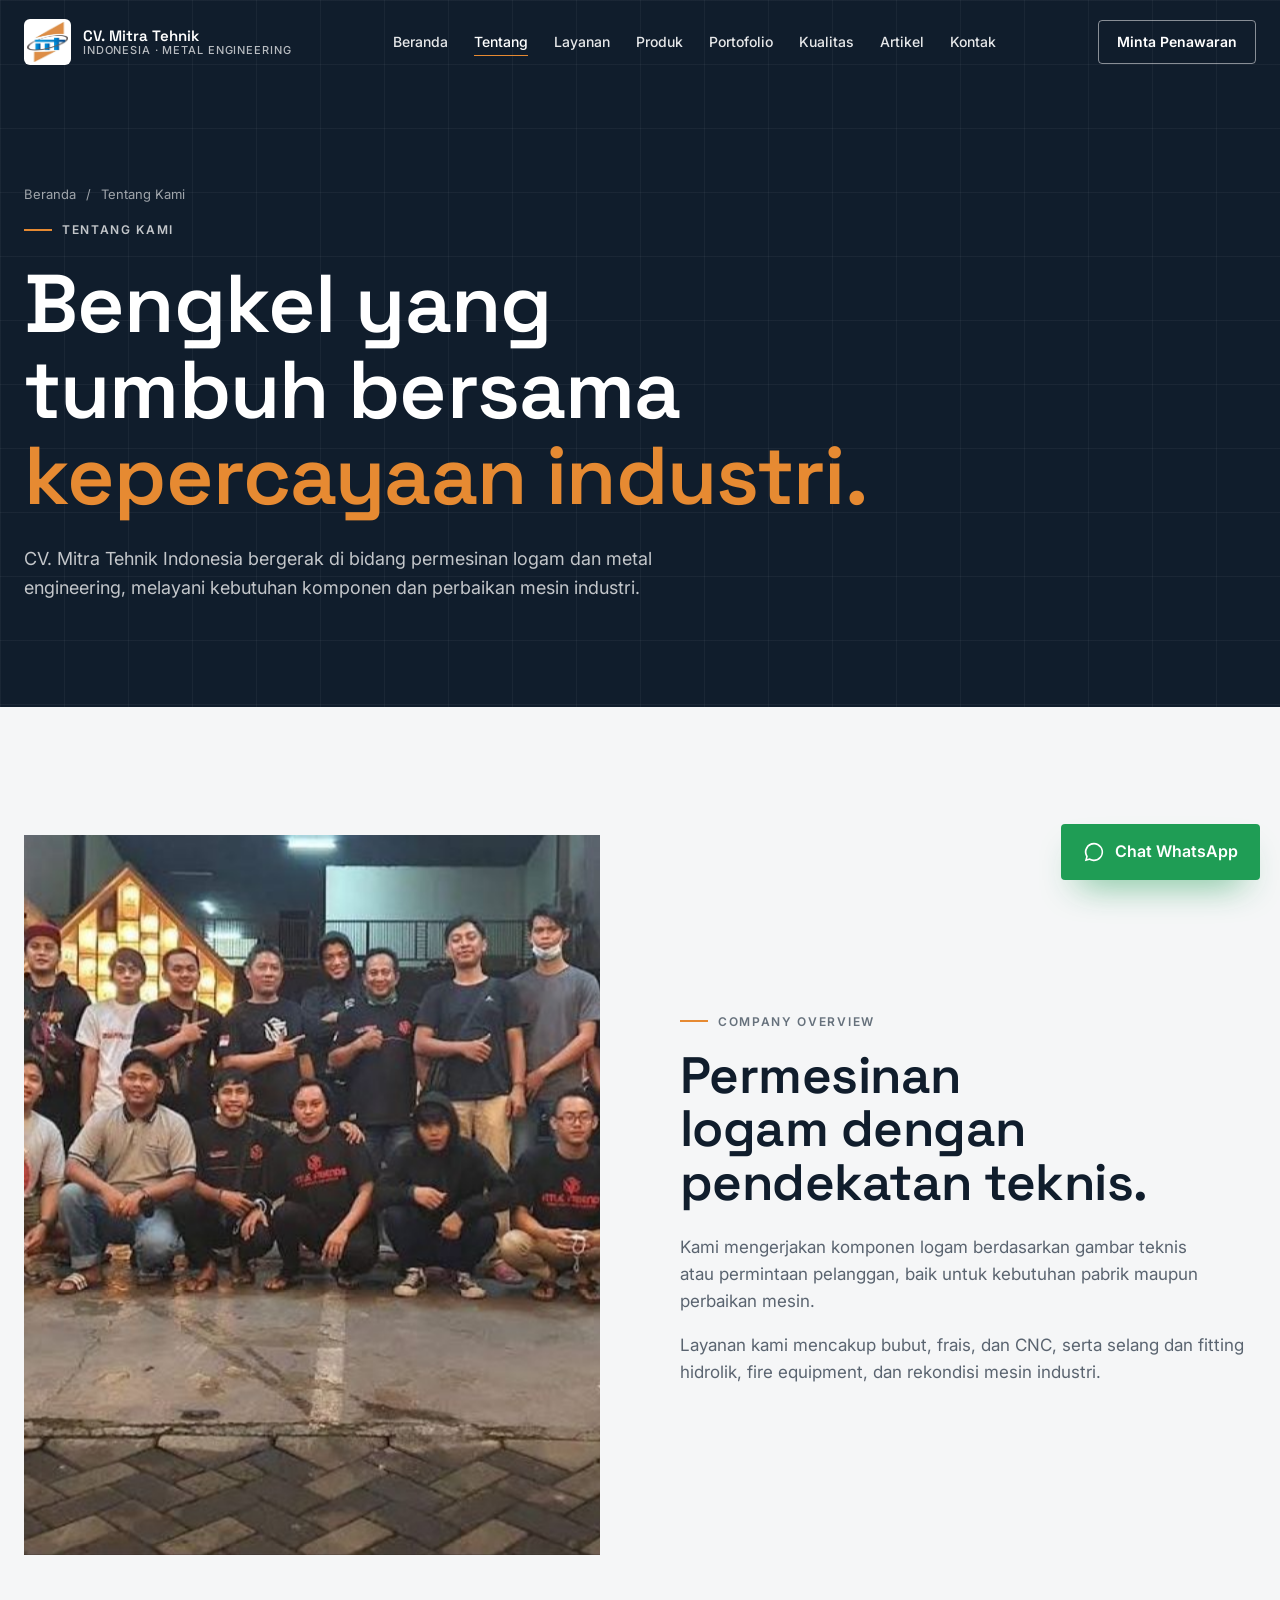
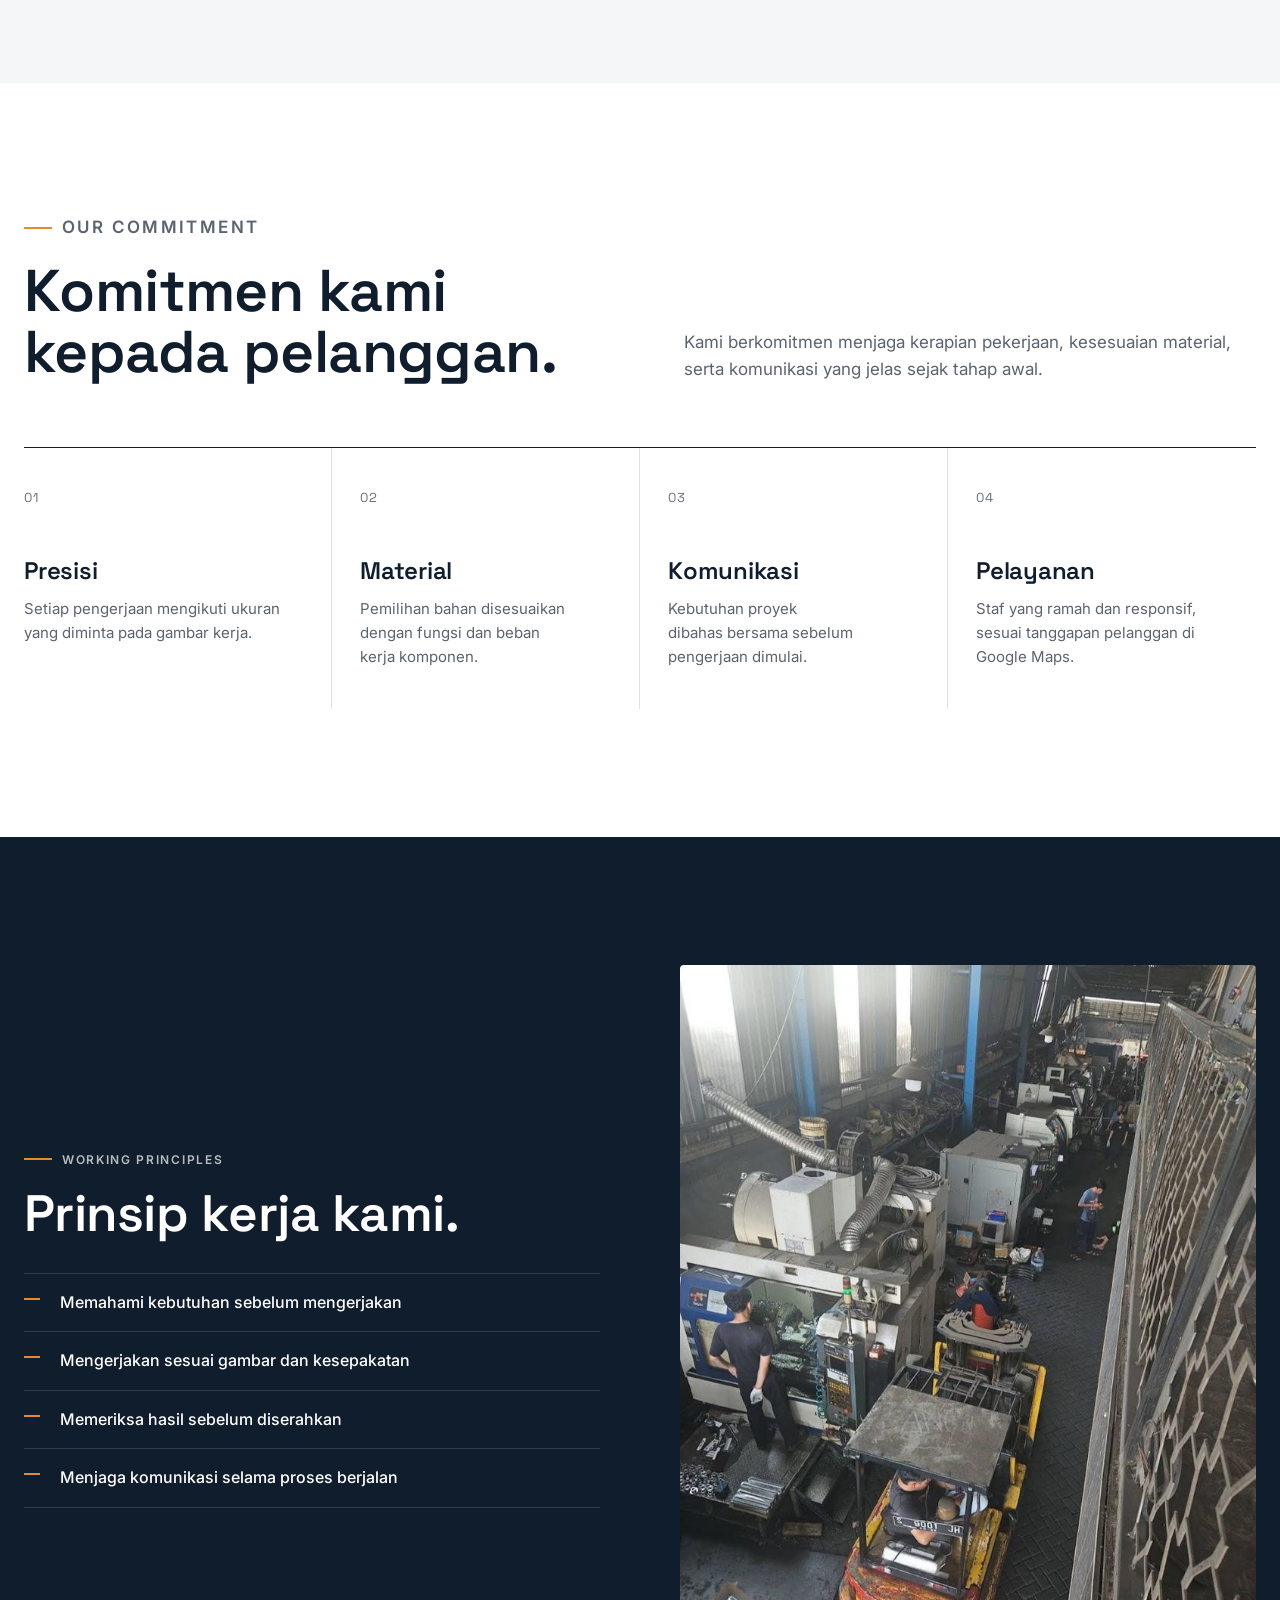
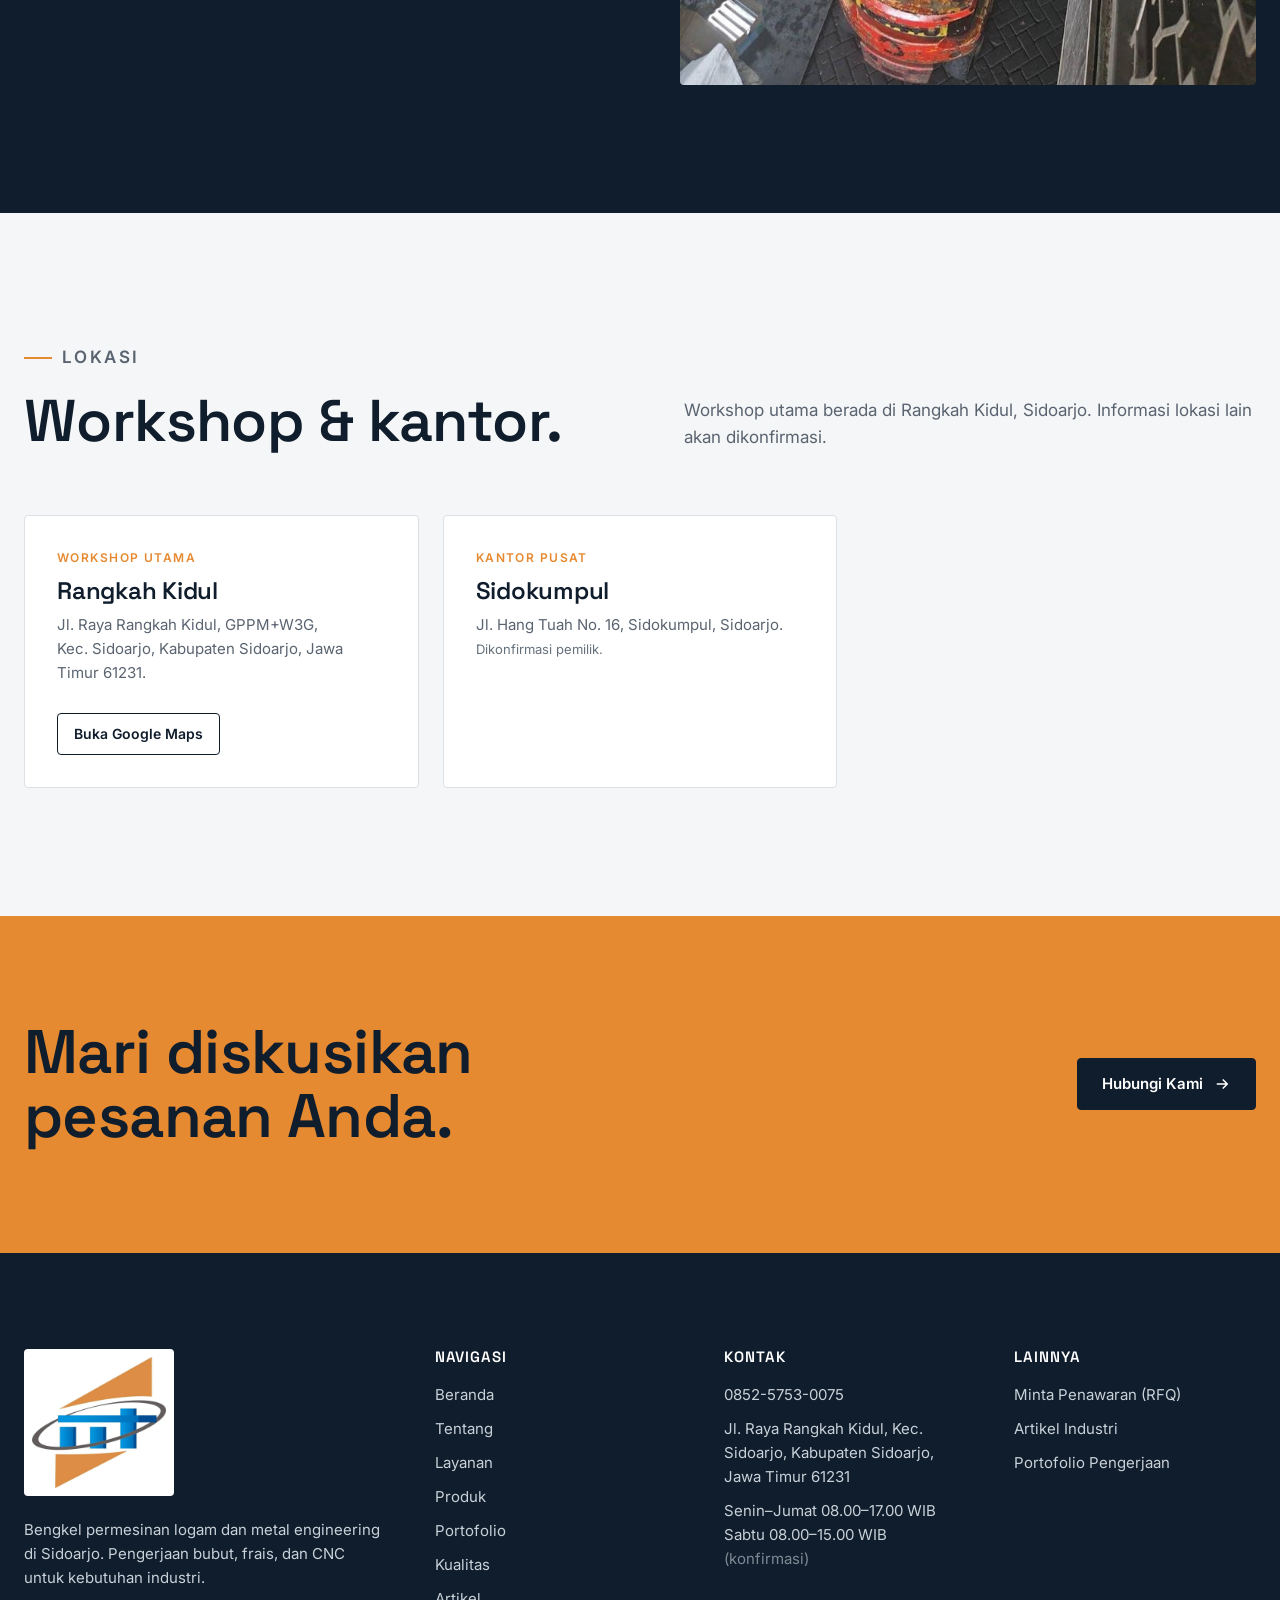
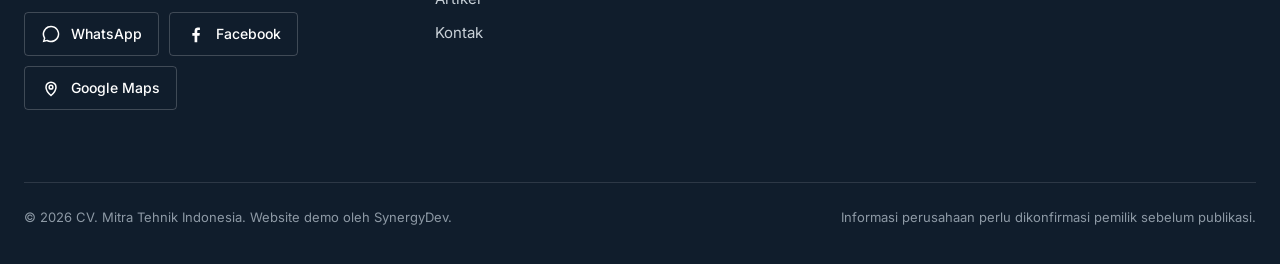
<file: tentang.html>
<!doctype html>
<html lang="id"><head><meta charset="utf-8">
<meta name="viewport" content="width=device-width, initial-scale=1, viewport-fit=cover">
<title>Tentang Kami | CV. Mitra Tehnik Indonesia</title>
<meta name="description" content="Profil CV. Mitra Tehnik Indonesia, bengkel permesinan logam di Rangkah Kidul, Sidoarjo.">
<meta property="og:title" content="Tentang Kami | CV. Mitra Tehnik Indonesia"><meta property="og:description" content="Profil CV. Mitra Tehnik Indonesia, bengkel permesinan logam di Rangkah Kidul, Sidoarjo."><meta property="og:type" content="website"><meta property="og:image" content="assets/images/hero-components.jpg">
<meta name="theme-color" content="#101D2C">
<link rel="icon" href="assets/images/favicon.png">
<link rel="preconnect" href="https://fonts.googleapis.com"><link rel="preconnect" href="https://fonts.gstatic.com" crossorigin>
<link href="https://fonts.googleapis.com/css2?family=Inter:wght@400;500;600&family=Space+Grotesk:wght@500;600&display=swap" rel="stylesheet">
<link rel="stylesheet" href="css/style.css">

</head><body>
<a class="skip" href="#main">Lewati ke konten</a>
<header class="nav" data-theme="dark"><div class="wrap">
  <a class="brand" href="index.html" aria-label="CV. Mitra Tehnik Indonesia, beranda"><img src="assets/images/logo.png" alt="Logo CV. Mitra Tehnik Indonesia"><span>CV. Mitra Tehnik<small>Indonesia · Metal Engineering</small></span></a>
  <ul class="menu"><li><a href="index.html">Beranda</a></li><li><a href="tentang.html" aria-current="page">Tentang</a></li><li><a href="layanan.html">Layanan</a></li><li><a href="produk.html">Produk</a></li><li><a href="portofolio.html">Portofolio</a></li><li><a href="kualitas.html">Kualitas</a></li><li><a href="artikel.html">Artikel</a></li><li><a href="kontak.html">Kontak</a></li></ul>
  <div style="display:flex;gap:10px;align-items:center"><a class="btn btn-light nav-cta" href="kontak.html#rfq">Minta Penawaran</a>
  <button class="burger" aria-expanded="false" aria-label="Buka menu"><span></span><span></span><span></span></button></div>
</div><nav class="drawer" aria-label="Menu mobile"><a href="index.html">Beranda</a><a href="tentang.html">Tentang</a><a href="layanan.html">Layanan</a><a href="produk.html">Produk</a><a href="portofolio.html">Portofolio</a><a href="kualitas.html">Kualitas</a><a href="artikel.html">Artikel</a><a href="kontak.html">Kontak</a><a href="kontak.html#rfq">Minta Penawaran</a></nav></header>
<main id="main">

<header class="phead"><div class="wrap">
  <div class="crumbs"><a href="index.html">Beranda</a><span>/</span><span>Tentang Kami</span></div>
  <p class="eyebrow" style="color:rgba(255,255,255,.75)">Tentang Kami</p>
  <h1>Bengkel yang tumbuh bersama <span>kepercayaan industri.</span></h1>
  <p class="lead">CV. Mitra Tehnik Indonesia bergerak di bidang permesinan logam dan metal engineering, melayani kebutuhan komponen dan perbaikan mesin industri.</p>
</div></header>
<section class="block"><div class="wrap grid2">
  <div class="img-reveal" style="overflow:hidden"><img class="frame-img parallax" src="assets/images/about-team.jpg" alt="Tim CV. Mitra Tehnik Indonesia di workshop" loading="lazy" style="aspect-ratio:4/5"></div>
  <div class="reveal">
    <p class="eyebrow">Company overview</p>
    <h2 style="font-size:clamp(34px,4vw,54px);margin:18px 0 24px">Permesinan logam dengan pendekatan teknis.</h2>
    <p class="muted" style="font-size:17px">Kami mengerjakan komponen logam berdasarkan gambar teknis atau permintaan pelanggan, baik untuk kebutuhan pabrik maupun perbaikan mesin.</p>
    <p class="muted" style="font-size:17px;margin-top:16px">Layanan kami mencakup bubut, frais, dan CNC, serta selang dan fitting hidrolik, fire equipment, dan rekondisi mesin industri.</p>
  </div>
</div></section>

<section class="block tint"><div class="wrap">
  <div class="head reveal"><div><p class="eyebrow">Our commitment</p><h2>Komitmen kami kepada pelanggan.</h2></div>
    <p>Kami berkomitmen menjaga kerapian pekerjaan, kesesuaian material, serta komunikasi yang jelas sejak tahap awal.</p></div>
  <div class="exp">
    <article><span class="num">01</span><h3 style="font-size:24px">Presisi</h3><p>Setiap pengerjaan mengikuti ukuran yang diminta pada gambar kerja.</p><span class="bar"></span></article>
    <article><span class="num">02</span><h3 style="font-size:24px">Material</h3><p>Pemilihan bahan disesuaikan dengan fungsi dan beban kerja komponen.</p><span class="bar"></span></article>
    <article><span class="num">03</span><h3 style="font-size:24px">Komunikasi</h3><p>Kebutuhan proyek dibahas bersama sebelum pengerjaan dimulai.</p><span class="bar"></span></article>
    <article><span class="num">04</span><h3 style="font-size:24px">Pelayanan</h3><p>Staf yang ramah dan responsif, sesuai tanggapan pelanggan di Google Maps.</p><span class="bar"></span></article>
  </div>
</div></section>

<section class="block dark"><div class="wrap grid2">
  <div class="reveal">
    <p class="eyebrow" style="color:rgba(255,255,255,.7)">Working principles</p>
    <h2 style="font-size:clamp(34px,4vw,54px);margin:18px 0 0">Prinsip kerja kami.</h2>
    <ul class="ticks">
      <li>Memahami kebutuhan sebelum mengerjakan</li>
      <li>Mengerjakan sesuai gambar dan kesepakatan</li>
      <li>Memeriksa hasil sebelum diserahkan</li>
      <li>Menjaga komunikasi selama proses berjalan</li>
    </ul>
  </div>
  <div class="img-reveal" style="overflow:hidden"><img class="frame-img" src="assets/images/pf-32.jpg" alt="Suasana workshop" loading="lazy" style="aspect-ratio:4/5"></div>
</div></section>

<section class="block"><div class="wrap">
  <div class="head reveal"><div><p class="eyebrow">Lokasi</p><h2>Workshop &amp; kantor.</h2></div>
    <p>Workshop utama berada di Rangkah Kidul, Sidoarjo. Informasi lokasi lain akan dikonfirmasi.</p></div>
  <div class="pgrid">
    <article class="pcard reveal"><div class="body" style="padding:32px"><span class="cat">Workshop utama</span><h3>Rangkah Kidul</h3><p>Jl. Raya Rangkah Kidul, GPPM+W3G, Kec. Sidoarjo, Kabupaten Sidoarjo, Jawa Timur 61231.</p><div class="foot"><a class="btn btn-sm btn-line" href="https://maps.app.goo.gl/61Y9t1qAdZohT9Xp6" target="_blank" rel="noopener">Buka Google Maps</a></div></div></article>
    <article class="pcard reveal"><div class="body" style="padding:32px"><span class="cat">Kantor pusat</span><h3>Sidokumpul</h3><p>Jl. Hang Tuah No. 16, Sidokumpul, Sidoarjo. <span class="note" style="margin:0">Dikonfirmasi pemilik.</span></p></div></article>
  </div>
</div></section>
<section class="band"><div class="wrap"><h2>Mari diskusikan pesanan Anda.</h2><a class="btn" href="https://wa.me/6285257530075" data-wa="Halo CV. Mitra Tehnik Indonesia, saya ingin berkonsultasi." target="_blank" rel="noopener">Hubungi Kami <svg class="arrow" viewBox="0 0 24 24" fill="none" stroke="currentColor" stroke-width="2" aria-hidden="true"><path d="M5 12h14M13 6l6 6-6 6"/></svg></a></div></section>
</main>
<footer><div class="wrap">
  <div class="grid">
    <div><img class="logo" src="assets/images/logo.png" alt="CV. Mitra Tehnik Indonesia">
      <p style="margin-top:22px;max-width:40ch">Bengkel permesinan logam dan metal engineering di Sidoarjo. Pengerjaan bubut, frais, dan CNC untuk kebutuhan industri.</p><div class="soc-row"><a class="soc" href="https://wa.me/6285257530075" target="_blank" rel="noopener"><svg viewBox="0 0 24 24" fill="currentColor" aria-hidden="true"><path d="M12 2a10 10 0 0 0-8.6 15.1L2 22l5-1.3A10 10 0 1 0 12 2zm0 18.2a8.2 8.2 0 0 1-4.2-1.2l-.3-.2-3 .8.8-2.9-.2-.3A8.2 8.2 0 1 1 12 20.2z"/></svg><span>WhatsApp</span></a><a class="soc" href="https://www.facebook.com/share/1G4SJWbU3j/" target="_blank" rel="noopener"><svg viewBox="0 0 24 24" fill="currentColor" aria-hidden="true"><path d="M13.5 22v-8h2.7l.4-3.2h-3.1V8.8c0-.9.3-1.5 1.6-1.5h1.6V4.4c-.3 0-1.3-.1-2.4-.1-2.4 0-4 1.4-4 4.1v2.4H7.6V14h2.7v8z"/></svg><span>Facebook</span></a><a class="soc" href="https://maps.app.goo.gl/61Y9t1qAdZohT9Xp6" target="_blank" rel="noopener"><svg viewBox="0 0 24 24" fill="none" stroke="currentColor" stroke-width="1.8" aria-hidden="true"><path d="M12 21s-6-5.3-6-10a6 6 0 1 1 12 0c0 4.7-6 10-6 10z"/><circle cx="12" cy="11" r="2.2"/></svg><span>Google Maps</span></a></div></div>
    <div><h4>Navigasi</h4><ul><li><a href="index.html">Beranda</a></li><li><a href="tentang.html">Tentang</a></li><li><a href="layanan.html">Layanan</a></li><li><a href="produk.html">Produk</a></li><li><a href="portofolio.html">Portofolio</a></li><li><a href="kualitas.html">Kualitas</a></li><li><a href="artikel.html">Artikel</a></li><li><a href="kontak.html">Kontak</a></li></ul></div>
    <div><h4>Kontak</h4><ul>
      <li><a href="https://wa.me/6285257530075" target="_blank" rel="noopener">0852-5753-0075</a></li>
      <li>Jl. Raya Rangkah Kidul, Kec. Sidoarjo, Kabupaten Sidoarjo, Jawa Timur 61231</li>
      <li>Senin–Jumat 08.00–17.00 WIB<br>Sabtu 08.00–15.00 WIB <span style="opacity:.6">(konfirmasi)</span></li></ul></div>
    <div><h4>Lainnya</h4><ul>
      <li><a href="kontak.html#rfq">Minta Penawaran (RFQ)</a></li>
      <li><a href="artikel.html">Artikel Industri</a></li>
      <li><a href="portofolio.html">Portofolio Pengerjaan</a></li></ul></div>
  </div>
  <div class="copy"><span>© 2026 CV. Mitra Tehnik Indonesia. Website demo oleh SynergyDev.</span><span>Informasi perusahaan perlu dikonfirmasi pemilik sebelum publikasi.</span></div>
</div></footer>
<a class="fab" href="https://wa.me/6285257530075" target="_blank" rel="noopener" data-wa="Halo CV. Mitra Tehnik Indonesia, saya ingin berkonsultasi kebutuhan pengerjaan." aria-label="Chat WhatsApp"><svg viewBox="0 0 24 24" fill="currentColor" aria-hidden="true"><path d="M12 2a10 10 0 0 0-8.6 15.1L2 22l5-1.3A10 10 0 1 0 12 2zm0 18.2a8.2 8.2 0 0 1-4.2-1.2l-.3-.2-3 .8.8-2.9-.2-.3A8.2 8.2 0 1 1 12 20.2z"/></svg><span>Chat WhatsApp</span></a>
<div class="lb" id="lb" role="dialog" aria-modal="true" aria-label="Pratinjau foto">
  <button class="ctrl x" aria-label="Tutup">×</button><button class="ctrl p" aria-label="Sebelumnya">‹</button>
  <img id="lbImg" alt=""><button class="ctrl n" aria-label="Berikutnya">›</button><p class="cap" id="lbCap"></p>
</div>


<script src="js/main.js"></script>
</body></html>
</file>
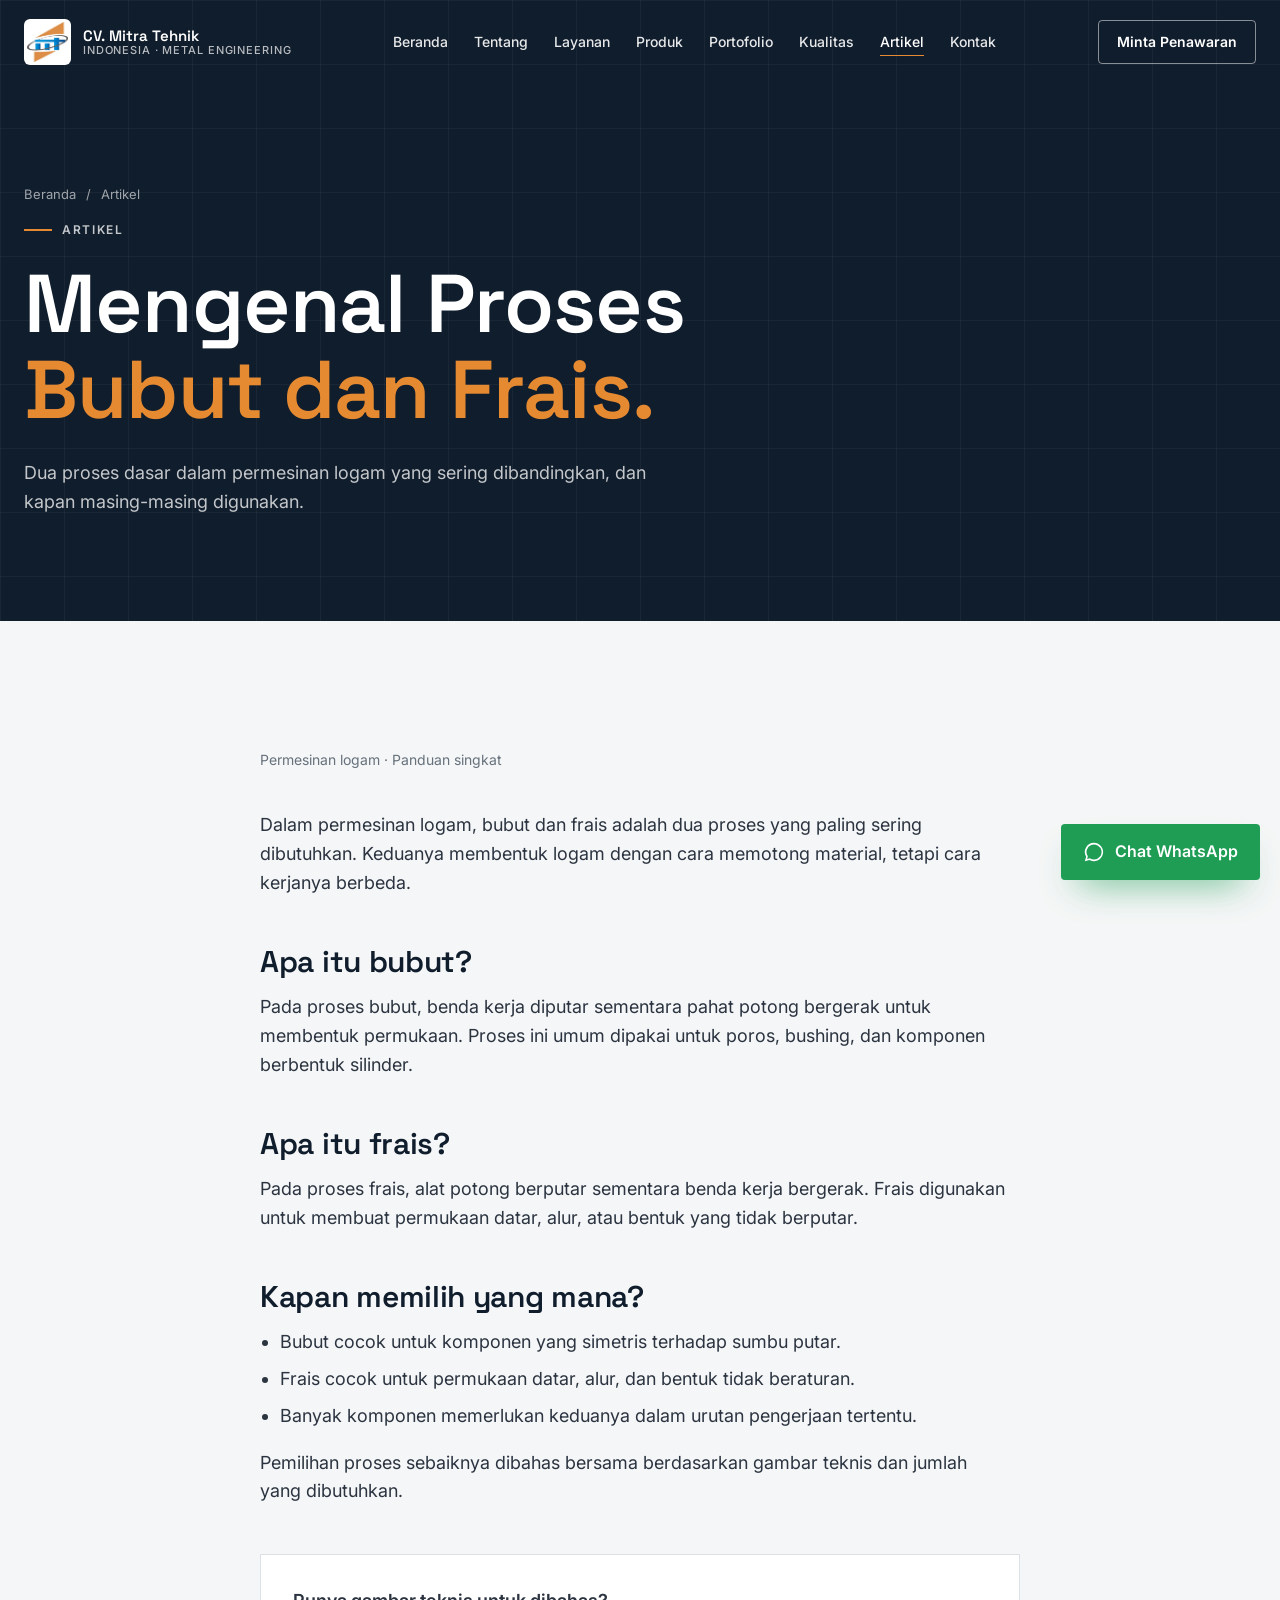
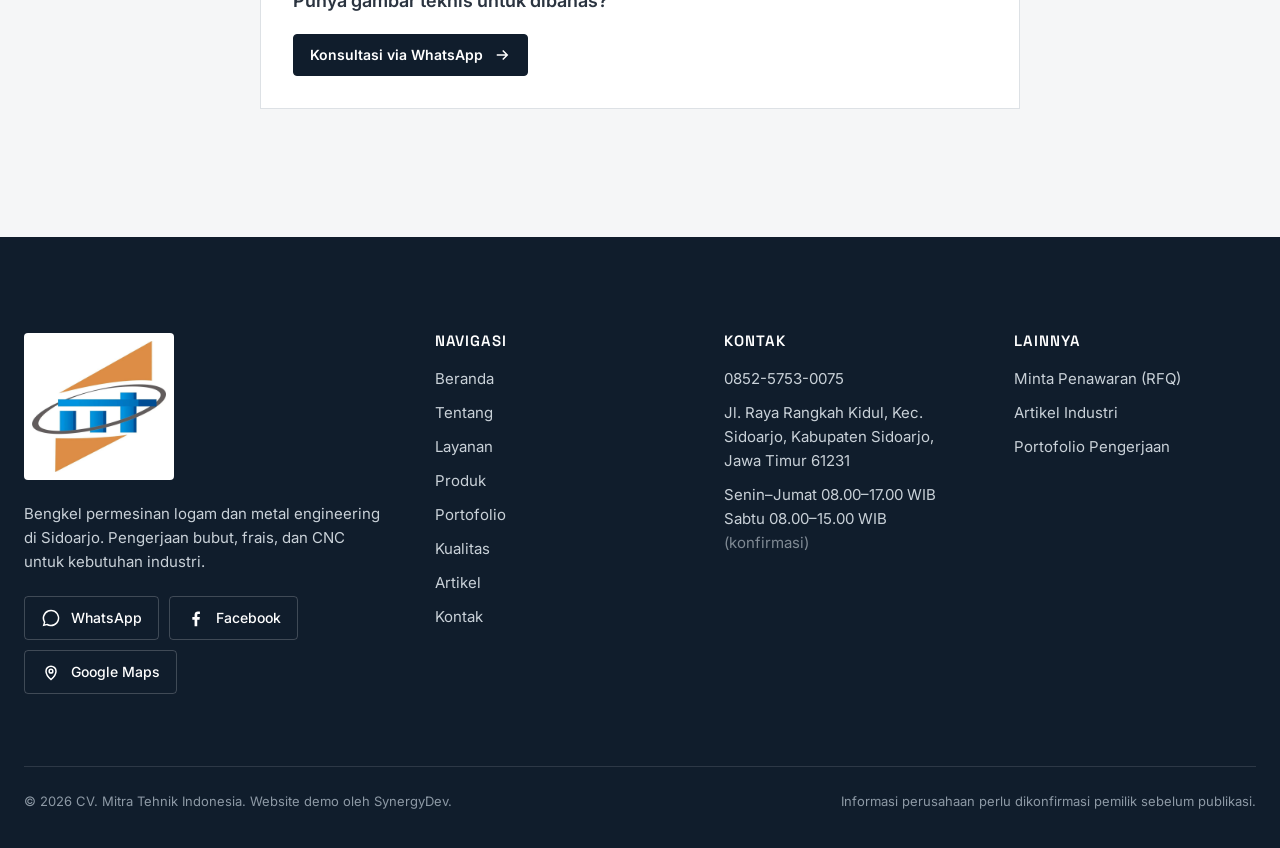
<file: artikel/mengenal-bubut-frais.html>
<!doctype html>
<html lang="id"><head><meta charset="utf-8">
<meta name="viewport" content="width=device-width, initial-scale=1, viewport-fit=cover">
<title>Mengenal Proses Bubut dan Frais | Artikel CV. Mitra Tehnik Indonesia</title>
<meta name="description" content="Perbedaan dasar bubut dan frais dalam permesinan logam, dan kapan masing-masing digunakan.">
<meta property="og:title" content="Mengenal Proses Bubut dan Frais | Artikel CV. Mitra Tehnik Indonesia"><meta property="og:description" content="Perbedaan dasar bubut dan frais dalam permesinan logam, dan kapan masing-masing digunakan."><meta property="og:type" content="website"><meta property="og:image" content="../assets/images/hero-components.jpg">
<meta name="theme-color" content="#101D2C">
<link rel="icon" href="../assets/images/favicon.png">
<link rel="preconnect" href="https://fonts.googleapis.com"><link rel="preconnect" href="https://fonts.gstatic.com" crossorigin>
<link href="https://fonts.googleapis.com/css2?family=Inter:wght@400;500;600&family=Space+Grotesk:wght@500;600&display=swap" rel="stylesheet">
<link rel="stylesheet" href="../css/style.css">

</head><body>
<a class="skip" href="#main">Lewati ke konten</a>
<header class="nav" data-theme="dark"><div class="wrap">
  <a class="brand" href="../index.html" aria-label="CV. Mitra Tehnik Indonesia, beranda"><img src="../assets/images/logo.png" alt="Logo CV. Mitra Tehnik Indonesia"><span>CV. Mitra Tehnik<small>Indonesia · Metal Engineering</small></span></a>
  <ul class="menu"><li><a href="../index.html">Beranda</a></li><li><a href="../tentang.html">Tentang</a></li><li><a href="../layanan.html">Layanan</a></li><li><a href="../produk.html">Produk</a></li><li><a href="../portofolio.html">Portofolio</a></li><li><a href="../kualitas.html">Kualitas</a></li><li><a href="../artikel.html" aria-current="page">Artikel</a></li><li><a href="../kontak.html">Kontak</a></li></ul>
  <div style="display:flex;gap:10px;align-items:center"><a class="btn btn-light nav-cta" href="../kontak.html#rfq">Minta Penawaran</a>
  <button class="burger" aria-expanded="false" aria-label="Buka menu"><span></span><span></span><span></span></button></div>
</div><nav class="drawer" aria-label="Menu mobile"><a href="../index.html">Beranda</a><a href="../tentang.html">Tentang</a><a href="../layanan.html">Layanan</a><a href="../produk.html">Produk</a><a href="../portofolio.html">Portofolio</a><a href="../kualitas.html">Kualitas</a><a href="../artikel.html">Artikel</a><a href="../kontak.html">Kontak</a><a href="../kontak.html#rfq">Minta Penawaran</a></nav></header>
<main id="main">

<header class="phead"><div class="wrap">
  <div class="crumbs"><a href="../index.html">Beranda</a><span>/</span><span>Artikel</span></div>
  <p class="eyebrow" style="color:rgba(255,255,255,.75)">Artikel</p>
  <h1>Mengenal Proses <span>Bubut dan Frais.</span></h1>
  <p class="lead">Dua proses dasar dalam permesinan logam yang sering dibandingkan, dan kapan masing-masing digunakan.</p>
</div></header>
<section class="block"><div class="wrap"><article class="article">
  <p class="meta">Permesinan logam · Panduan singkat</p>
  <p>Dalam permesinan logam, bubut dan frais adalah dua proses yang paling sering dibutuhkan. Keduanya membentuk logam dengan cara memotong material, tetapi cara kerjanya berbeda.</p>
  <h2>Apa itu bubut?</h2>
  <p>Pada proses bubut, benda kerja diputar sementara pahat potong bergerak untuk membentuk permukaan. Proses ini umum dipakai untuk poros, bushing, dan komponen berbentuk silinder.</p>
  <h2>Apa itu frais?</h2>
  <p>Pada proses frais, alat potong berputar sementara benda kerja bergerak. Frais digunakan untuk membuat permukaan datar, alur, atau bentuk yang tidak berputar.</p>
  <h2>Kapan memilih yang mana?</h2>
  <ul><li>Bubut cocok untuk komponen yang simetris terhadap sumbu putar.</li><li>Frais cocok untuk permukaan datar, alur, dan bentuk tidak beraturan.</li><li>Banyak komponen memerlukan keduanya dalam urutan pengerjaan tertentu.</li></ul>
  <p>Pemilihan proses sebaiknya dibahas bersama berdasarkan gambar teknis dan jumlah yang dibutuhkan.</p>
  <div style="margin-top:48px;padding:32px;background:#fff;border:1px solid var(--line)"><p style="margin:0 0 18px;font-weight:600">Punya gambar teknis untuk dibahas?</p><a class="btn btn-sm" href="https://wa.me/6285257530075" data-wa="Halo CV. Mitra Tehnik Indonesia, saya ingin berkonsultasi mengenai bubut dan frais." target="_blank" rel="noopener">Konsultasi via WhatsApp <svg class="arrow" viewBox="0 0 24 24" fill="none" stroke="currentColor" stroke-width="2" aria-hidden="true"><path d="M5 12h14M13 6l6 6-6 6"/></svg></a></div>
</article></div></section>
</main>
<footer><div class="wrap">
  <div class="grid">
    <div><img class="logo" src="../assets/images/logo.png" alt="CV. Mitra Tehnik Indonesia">
      <p style="margin-top:22px;max-width:40ch">Bengkel permesinan logam dan metal engineering di Sidoarjo. Pengerjaan bubut, frais, dan CNC untuk kebutuhan industri.</p><div class="soc-row"><a class="soc" href="https://wa.me/6285257530075" target="_blank" rel="noopener"><svg viewBox="0 0 24 24" fill="currentColor" aria-hidden="true"><path d="M12 2a10 10 0 0 0-8.6 15.1L2 22l5-1.3A10 10 0 1 0 12 2zm0 18.2a8.2 8.2 0 0 1-4.2-1.2l-.3-.2-3 .8.8-2.9-.2-.3A8.2 8.2 0 1 1 12 20.2z"/></svg><span>WhatsApp</span></a><a class="soc" href="https://www.facebook.com/share/1G4SJWbU3j/" target="_blank" rel="noopener"><svg viewBox="0 0 24 24" fill="currentColor" aria-hidden="true"><path d="M13.5 22v-8h2.7l.4-3.2h-3.1V8.8c0-.9.3-1.5 1.6-1.5h1.6V4.4c-.3 0-1.3-.1-2.4-.1-2.4 0-4 1.4-4 4.1v2.4H7.6V14h2.7v8z"/></svg><span>Facebook</span></a><a class="soc" href="https://maps.app.goo.gl/61Y9t1qAdZohT9Xp6" target="_blank" rel="noopener"><svg viewBox="0 0 24 24" fill="none" stroke="currentColor" stroke-width="1.8" aria-hidden="true"><path d="M12 21s-6-5.3-6-10a6 6 0 1 1 12 0c0 4.7-6 10-6 10z"/><circle cx="12" cy="11" r="2.2"/></svg><span>Google Maps</span></a></div></div>
    <div><h4>Navigasi</h4><ul><li><a href="../index.html">Beranda</a></li><li><a href="../tentang.html">Tentang</a></li><li><a href="../layanan.html">Layanan</a></li><li><a href="../produk.html">Produk</a></li><li><a href="../portofolio.html">Portofolio</a></li><li><a href="../kualitas.html">Kualitas</a></li><li><a href="../artikel.html">Artikel</a></li><li><a href="../kontak.html">Kontak</a></li></ul></div>
    <div><h4>Kontak</h4><ul>
      <li><a href="https://wa.me/6285257530075" target="_blank" rel="noopener">0852-5753-0075</a></li>
      <li>Jl. Raya Rangkah Kidul, Kec. Sidoarjo, Kabupaten Sidoarjo, Jawa Timur 61231</li>
      <li>Senin–Jumat 08.00–17.00 WIB<br>Sabtu 08.00–15.00 WIB <span style="opacity:.6">(konfirmasi)</span></li></ul></div>
    <div><h4>Lainnya</h4><ul>
      <li><a href="../kontak.html#rfq">Minta Penawaran (RFQ)</a></li>
      <li><a href="../artikel.html">Artikel Industri</a></li>
      <li><a href="../portofolio.html">Portofolio Pengerjaan</a></li></ul></div>
  </div>
  <div class="copy"><span>© 2026 CV. Mitra Tehnik Indonesia. Website demo oleh SynergyDev.</span><span>Informasi perusahaan perlu dikonfirmasi pemilik sebelum publikasi.</span></div>
</div></footer>
<a class="fab" href="https://wa.me/6285257530075" target="_blank" rel="noopener" data-wa="Halo CV. Mitra Tehnik Indonesia, saya ingin berkonsultasi kebutuhan pengerjaan." aria-label="Chat WhatsApp"><svg viewBox="0 0 24 24" fill="currentColor" aria-hidden="true"><path d="M12 2a10 10 0 0 0-8.6 15.1L2 22l5-1.3A10 10 0 1 0 12 2zm0 18.2a8.2 8.2 0 0 1-4.2-1.2l-.3-.2-3 .8.8-2.9-.2-.3A8.2 8.2 0 1 1 12 20.2z"/></svg><span>Chat WhatsApp</span></a>
<div class="lb" id="lb" role="dialog" aria-modal="true" aria-label="Pratinjau foto">
  <button class="ctrl x" aria-label="Tutup">×</button><button class="ctrl p" aria-label="Sebelumnya">‹</button>
  <img id="lbImg" alt=""><button class="ctrl n" aria-label="Berikutnya">›</button><p class="cap" id="lbCap"></p>
</div>


<script src="../js/main.js"></script>
</body></html>
</file>
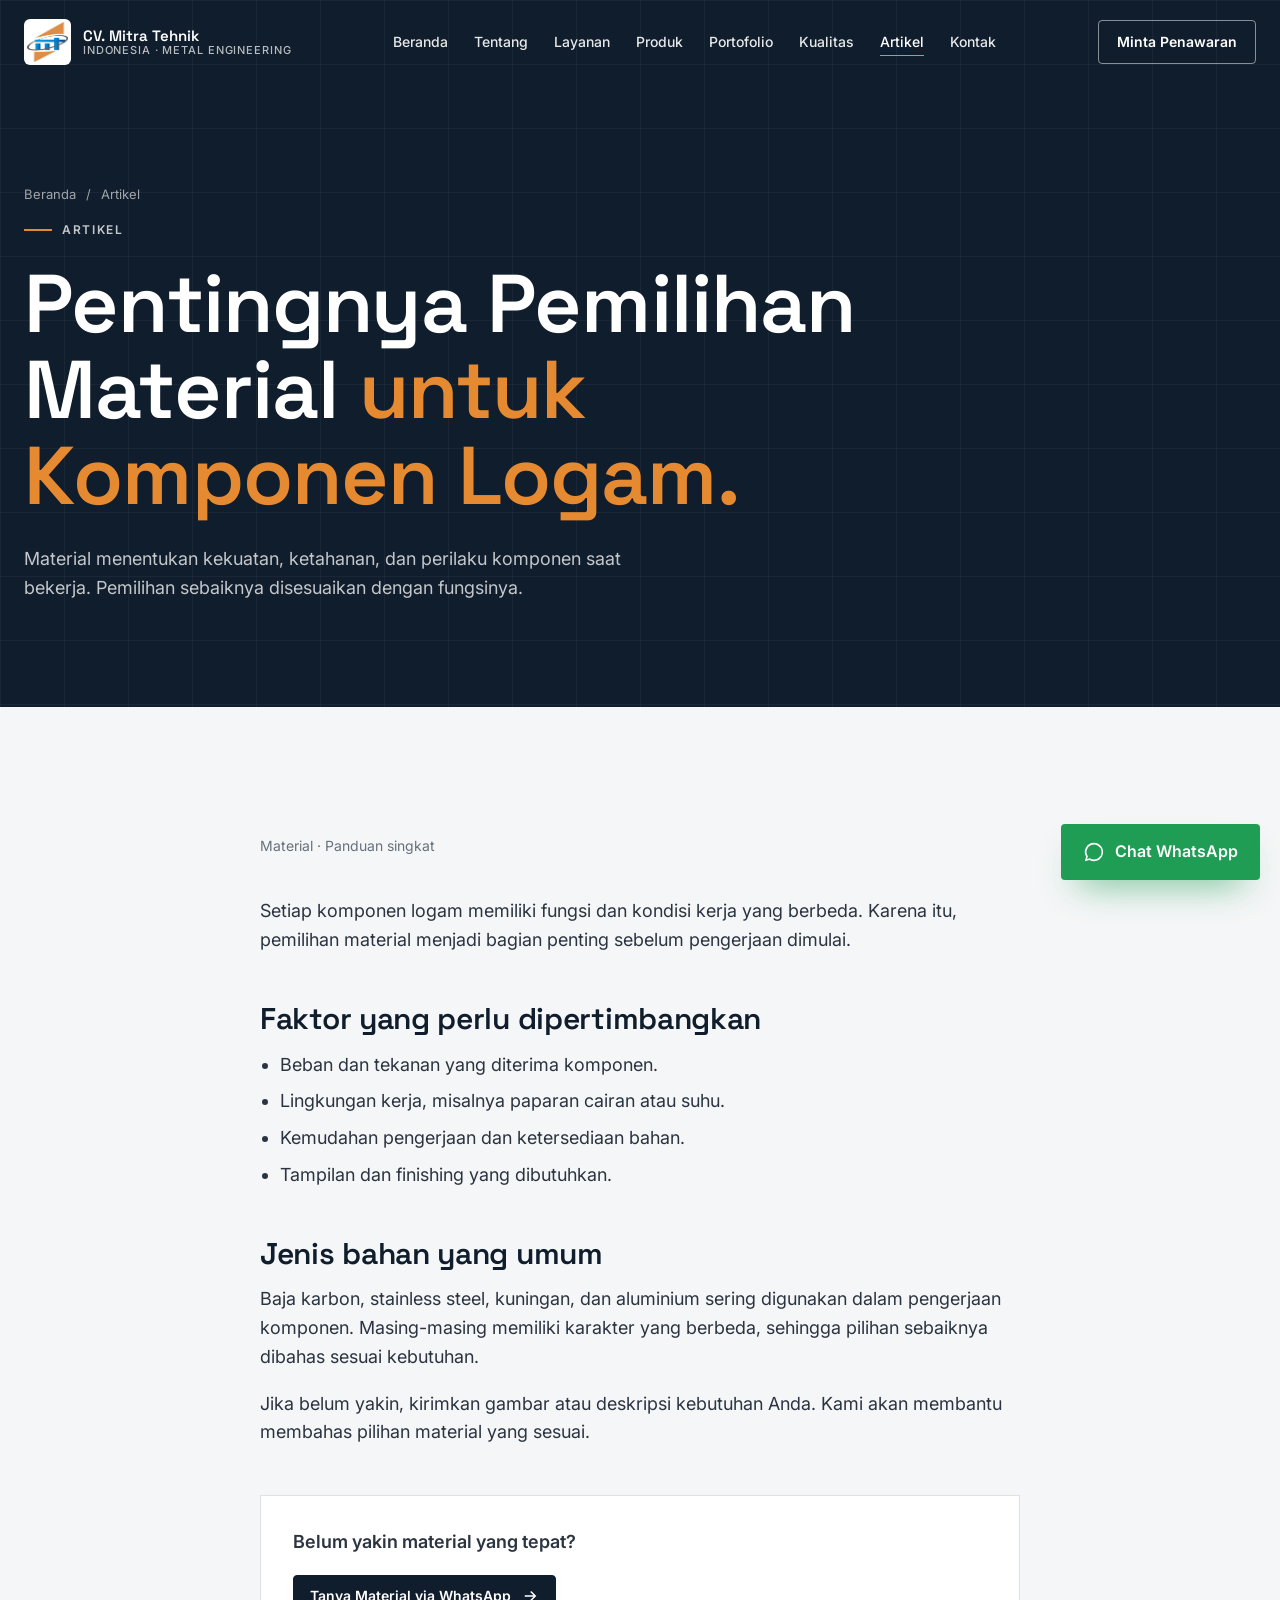
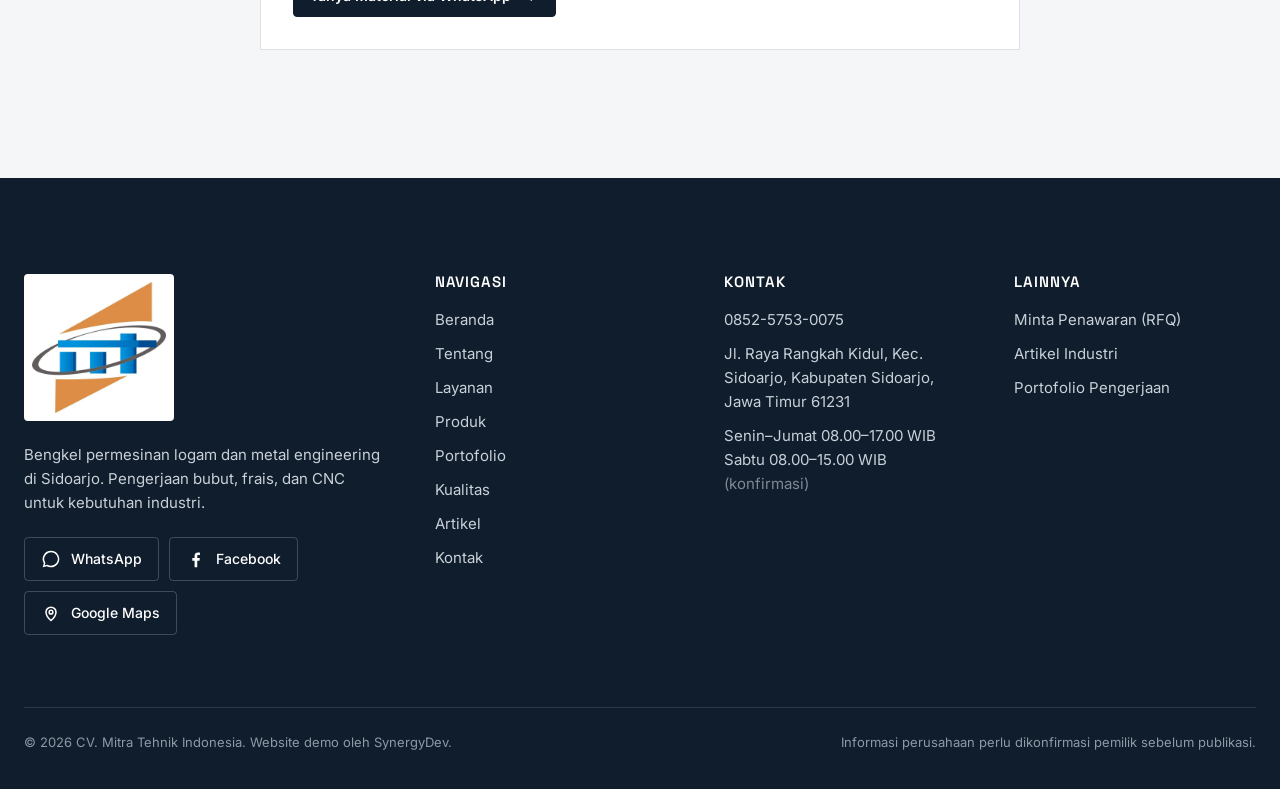
<file: artikel/pentingnya-material.html>
<!doctype html>
<html lang="id"><head><meta charset="utf-8">
<meta name="viewport" content="width=device-width, initial-scale=1, viewport-fit=cover">
<title>Pentingnya Pemilihan Material untuk Komponen Logam | CV. Mitra Tehnik Indonesia</title>
<meta name="description" content="Mengapa pemilihan material perlu disesuaikan dengan fungsi dan beban kerja komponen logam.">
<meta property="og:title" content="Pentingnya Pemilihan Material untuk Komponen Logam | CV. Mitra Tehnik Indonesia"><meta property="og:description" content="Mengapa pemilihan material perlu disesuaikan dengan fungsi dan beban kerja komponen logam."><meta property="og:type" content="website"><meta property="og:image" content="../assets/images/hero-components.jpg">
<meta name="theme-color" content="#101D2C">
<link rel="icon" href="../assets/images/favicon.png">
<link rel="preconnect" href="https://fonts.googleapis.com"><link rel="preconnect" href="https://fonts.gstatic.com" crossorigin>
<link href="https://fonts.googleapis.com/css2?family=Inter:wght@400;500;600&family=Space+Grotesk:wght@500;600&display=swap" rel="stylesheet">
<link rel="stylesheet" href="../css/style.css">

</head><body>
<a class="skip" href="#main">Lewati ke konten</a>
<header class="nav" data-theme="dark"><div class="wrap">
  <a class="brand" href="../index.html" aria-label="CV. Mitra Tehnik Indonesia, beranda"><img src="../assets/images/logo.png" alt="Logo CV. Mitra Tehnik Indonesia"><span>CV. Mitra Tehnik<small>Indonesia · Metal Engineering</small></span></a>
  <ul class="menu"><li><a href="../index.html">Beranda</a></li><li><a href="../tentang.html">Tentang</a></li><li><a href="../layanan.html">Layanan</a></li><li><a href="../produk.html">Produk</a></li><li><a href="../portofolio.html">Portofolio</a></li><li><a href="../kualitas.html">Kualitas</a></li><li><a href="../artikel.html" aria-current="page">Artikel</a></li><li><a href="../kontak.html">Kontak</a></li></ul>
  <div style="display:flex;gap:10px;align-items:center"><a class="btn btn-light nav-cta" href="../kontak.html#rfq">Minta Penawaran</a>
  <button class="burger" aria-expanded="false" aria-label="Buka menu"><span></span><span></span><span></span></button></div>
</div><nav class="drawer" aria-label="Menu mobile"><a href="../index.html">Beranda</a><a href="../tentang.html">Tentang</a><a href="../layanan.html">Layanan</a><a href="../produk.html">Produk</a><a href="../portofolio.html">Portofolio</a><a href="../kualitas.html">Kualitas</a><a href="../artikel.html">Artikel</a><a href="../kontak.html">Kontak</a><a href="../kontak.html#rfq">Minta Penawaran</a></nav></header>
<main id="main">

<header class="phead"><div class="wrap">
  <div class="crumbs"><a href="../index.html">Beranda</a><span>/</span><span>Artikel</span></div>
  <p class="eyebrow" style="color:rgba(255,255,255,.75)">Artikel</p>
  <h1>Pentingnya Pemilihan Material <span>untuk Komponen Logam.</span></h1>
  <p class="lead">Material menentukan kekuatan, ketahanan, dan perilaku komponen saat bekerja. Pemilihan sebaiknya disesuaikan dengan fungsinya.</p>
</div></header>
<section class="block"><div class="wrap"><article class="article">
  <p class="meta">Material · Panduan singkat</p>
  <p>Setiap komponen logam memiliki fungsi dan kondisi kerja yang berbeda. Karena itu, pemilihan material menjadi bagian penting sebelum pengerjaan dimulai.</p>
  <h2>Faktor yang perlu dipertimbangkan</h2>
  <ul><li>Beban dan tekanan yang diterima komponen.</li><li>Lingkungan kerja, misalnya paparan cairan atau suhu.</li><li>Kemudahan pengerjaan dan ketersediaan bahan.</li><li>Tampilan dan finishing yang dibutuhkan.</li></ul>
  <h2>Jenis bahan yang umum</h2>
  <p>Baja karbon, stainless steel, kuningan, dan aluminium sering digunakan dalam pengerjaan komponen. Masing-masing memiliki karakter yang berbeda, sehingga pilihan sebaiknya dibahas sesuai kebutuhan.</p>
  <p>Jika belum yakin, kirimkan gambar atau deskripsi kebutuhan Anda. Kami akan membantu membahas pilihan material yang sesuai.</p>
  <div style="margin-top:48px;padding:32px;background:#fff;border:1px solid var(--line)"><p style="margin:0 0 18px;font-weight:600">Belum yakin material yang tepat?</p><a class="btn btn-sm" href="https://wa.me/6285257530075" data-wa="Halo CV. Mitra Tehnik Indonesia, saya ingin berkonsultasi mengenai pemilihan material." target="_blank" rel="noopener">Tanya Material via WhatsApp <svg class="arrow" viewBox="0 0 24 24" fill="none" stroke="currentColor" stroke-width="2" aria-hidden="true"><path d="M5 12h14M13 6l6 6-6 6"/></svg></a></div>
</article></div></section>
</main>
<footer><div class="wrap">
  <div class="grid">
    <div><img class="logo" src="../assets/images/logo.png" alt="CV. Mitra Tehnik Indonesia">
      <p style="margin-top:22px;max-width:40ch">Bengkel permesinan logam dan metal engineering di Sidoarjo. Pengerjaan bubut, frais, dan CNC untuk kebutuhan industri.</p><div class="soc-row"><a class="soc" href="https://wa.me/6285257530075" target="_blank" rel="noopener"><svg viewBox="0 0 24 24" fill="currentColor" aria-hidden="true"><path d="M12 2a10 10 0 0 0-8.6 15.1L2 22l5-1.3A10 10 0 1 0 12 2zm0 18.2a8.2 8.2 0 0 1-4.2-1.2l-.3-.2-3 .8.8-2.9-.2-.3A8.2 8.2 0 1 1 12 20.2z"/></svg><span>WhatsApp</span></a><a class="soc" href="https://www.facebook.com/share/1G4SJWbU3j/" target="_blank" rel="noopener"><svg viewBox="0 0 24 24" fill="currentColor" aria-hidden="true"><path d="M13.5 22v-8h2.7l.4-3.2h-3.1V8.8c0-.9.3-1.5 1.6-1.5h1.6V4.4c-.3 0-1.3-.1-2.4-.1-2.4 0-4 1.4-4 4.1v2.4H7.6V14h2.7v8z"/></svg><span>Facebook</span></a><a class="soc" href="https://maps.app.goo.gl/61Y9t1qAdZohT9Xp6" target="_blank" rel="noopener"><svg viewBox="0 0 24 24" fill="none" stroke="currentColor" stroke-width="1.8" aria-hidden="true"><path d="M12 21s-6-5.3-6-10a6 6 0 1 1 12 0c0 4.7-6 10-6 10z"/><circle cx="12" cy="11" r="2.2"/></svg><span>Google Maps</span></a></div></div>
    <div><h4>Navigasi</h4><ul><li><a href="../index.html">Beranda</a></li><li><a href="../tentang.html">Tentang</a></li><li><a href="../layanan.html">Layanan</a></li><li><a href="../produk.html">Produk</a></li><li><a href="../portofolio.html">Portofolio</a></li><li><a href="../kualitas.html">Kualitas</a></li><li><a href="../artikel.html">Artikel</a></li><li><a href="../kontak.html">Kontak</a></li></ul></div>
    <div><h4>Kontak</h4><ul>
      <li><a href="https://wa.me/6285257530075" target="_blank" rel="noopener">0852-5753-0075</a></li>
      <li>Jl. Raya Rangkah Kidul, Kec. Sidoarjo, Kabupaten Sidoarjo, Jawa Timur 61231</li>
      <li>Senin–Jumat 08.00–17.00 WIB<br>Sabtu 08.00–15.00 WIB <span style="opacity:.6">(konfirmasi)</span></li></ul></div>
    <div><h4>Lainnya</h4><ul>
      <li><a href="../kontak.html#rfq">Minta Penawaran (RFQ)</a></li>
      <li><a href="../artikel.html">Artikel Industri</a></li>
      <li><a href="../portofolio.html">Portofolio Pengerjaan</a></li></ul></div>
  </div>
  <div class="copy"><span>© 2026 CV. Mitra Tehnik Indonesia. Website demo oleh SynergyDev.</span><span>Informasi perusahaan perlu dikonfirmasi pemilik sebelum publikasi.</span></div>
</div></footer>
<a class="fab" href="https://wa.me/6285257530075" target="_blank" rel="noopener" data-wa="Halo CV. Mitra Tehnik Indonesia, saya ingin berkonsultasi kebutuhan pengerjaan." aria-label="Chat WhatsApp"><svg viewBox="0 0 24 24" fill="currentColor" aria-hidden="true"><path d="M12 2a10 10 0 0 0-8.6 15.1L2 22l5-1.3A10 10 0 1 0 12 2zm0 18.2a8.2 8.2 0 0 1-4.2-1.2l-.3-.2-3 .8.8-2.9-.2-.3A8.2 8.2 0 1 1 12 20.2z"/></svg><span>Chat WhatsApp</span></a>
<div class="lb" id="lb" role="dialog" aria-modal="true" aria-label="Pratinjau foto">
  <button class="ctrl x" aria-label="Tutup">×</button><button class="ctrl p" aria-label="Sebelumnya">‹</button>
  <img id="lbImg" alt=""><button class="ctrl n" aria-label="Berikutnya">›</button><p class="cap" id="lbCap"></p>
</div>


<script src="../js/main.js"></script>
</body></html>
</file>
<file: css/style.css>
:root{--navy:#101D2C;--blue:#183B56;--silver:#BFC7CE;--steel:#66717C;--off:#F5F6F7;--white:#fff;--orange:#E68A32;--ink:#101D2C;--line:#DDE1E5;--muted:#5A6470}
*{box-sizing:border-box;margin:0;padding:0}
html{scroll-behavior:smooth;scroll-padding-top:90px}
body{font-family:Inter,system-ui,-apple-system,"Segoe UI",sans-serif;color:var(--ink);background:var(--off);font-size:16px;line-height:1.6;overflow-x:hidden;-webkit-font-smoothing:antialiased}
img{display:block;max-width:100%;height:auto}
a{color:inherit}
:focus-visible{outline:2px solid var(--orange);outline-offset:3px}
h1,h2,h3,h4{font-family:"Space Grotesk",Inter,sans-serif;font-weight:600;line-height:1.05;letter-spacing:-.01em;text-wrap:balance}
p{text-wrap:pretty}
.wrap{width:min(1240px,calc(100% - 48px));margin:0 auto}
.skip{position:absolute;left:-999px}.skip:focus{left:16px;top:16px;background:#fff;padding:8px 12px;z-index:99}
.eyebrow{display:inline-flex;align-items:center;gap:10px;font-size:12px;font-weight:600;letter-spacing:.14em;text-transform:uppercase;color:var(--steel)}
.eyebrow::before{content:"";width:28px;height:2px;background:var(--orange)}
.btn{display:inline-flex;align-items:center;justify-content:center;gap:10px;min-height:52px;padding:0 24px;border-radius:4px;font:inherit;font-weight:600;font-size:15px;text-decoration:none;border:1.5px solid var(--navy);background:var(--navy);color:#fff;cursor:pointer;transition:background .3s,color .3s,border-color .3s,transform .3s}
.btn:hover{background:var(--orange);border-color:var(--orange);color:var(--navy);transform:translateY(-2px)}
.btn-line{background:transparent;color:var(--navy)}
.btn-line:hover{background:var(--navy);color:#fff}
.btn-light{background:transparent;color:#fff;border-color:rgba(255,255,255,.5)}
.btn-light:hover{background:#fff;color:var(--navy);border-color:#fff}
.btn-sm{min-height:42px;padding:0 16px;font-size:14px}
.btn svg{width:18px;height:18px;flex:none}
.arrow{transition:transform .3s}.btn:hover .arrow{transform:translateX(4px)}

/* NAV */
.nav{position:fixed;top:0;left:0;right:0;z-index:60;transition:background .4s,box-shadow .4s,color .4s;color:#fff}
.nav .wrap{display:flex;align-items:center;justify-content:space-between;height:84px;gap:24px}
.nav.solid{background:rgba(255,255,255,.92);backdrop-filter:blur(14px);-webkit-backdrop-filter:blur(14px);box-shadow:0 1px 0 var(--line);color:var(--ink)}
.brand{display:flex;align-items:center;gap:12px;text-decoration:none}
.brand img{height:46px;width:auto;background:#fff;border-radius:6px;padding:3px}
.brand span{font-family:"Space Grotesk",sans-serif;font-weight:600;font-size:15px;line-height:1.15}
.brand small{display:block;font-family:Inter,sans-serif;font-weight:500;font-size:11px;opacity:.7;letter-spacing:.08em;text-transform:uppercase}
.menu{display:flex;gap:26px;list-style:none;align-items:center}
.menu a{text-decoration:none;font-size:14px;font-weight:500;padding:8px 0;position:relative;opacity:.9}
.menu a::after{content:"";position:absolute;left:0;bottom:2px;width:100%;height:1.5px;background:var(--orange);transform:scaleX(0);transform-origin:left;transition:transform .35s}
.menu a:hover::after,.menu a[aria-current="page"]::after{transform:scaleX(1)}
.menu a[aria-current="page"]{opacity:1}
.nav-cta{min-height:44px;padding:0 18px;font-size:14px}
.nav.solid .btn-light{color:var(--navy);border-color:var(--navy)}
.nav.solid .btn-light:hover{background:var(--navy);color:#fff}
.burger{display:none;width:44px;height:44px;border:1px solid currentColor;border-radius:4px;background:transparent;color:inherit;cursor:pointer;opacity:.9}
.burger span{display:block;width:18px;height:1.5px;margin:4px auto;background:currentColor}
.drawer{display:none}

/* HERO */
.hero{position:relative;min-height:100svh;background:var(--navy);color:#fff;display:flex;align-items:center;overflow:hidden;padding:140px 0 88px}
.hero::before{content:"";position:absolute;inset:0;background-image:linear-gradient(rgba(191,199,206,.07) 1px,transparent 1px),linear-gradient(90deg,rgba(191,199,206,.07) 1px,transparent 1px);background-size:64px 64px;mask-image:linear-gradient(180deg,#000 30%,transparent);pointer-events:none}
.hero .wrap{position:relative;display:grid;grid-template-columns:1.05fr .95fr;gap:64px;align-items:center}
.hero h1{font-size:clamp(44px,6.2vw,92px);font-weight:600;margin-top:24px}
.hero h1 .ln{display:block;overflow:hidden;padding-bottom:.06em}
.hero h1 .ln>span{display:inline-block}
.hero h1 em{font-style:normal;color:var(--orange)}
.hero .lead{margin-top:28px;font-size:18px;color:rgba(255,255,255,.78);max-width:52ch}
.hero .ctas{margin-top:40px;display:flex;flex-wrap:wrap;gap:14px}
.hero .frame{position:relative;aspect-ratio:4/5;border-radius:4px;overflow:hidden;background:#0c1622;clip-path:inset(0 0 0 0)}
.hero .frame img{width:100%;height:100%;object-fit:cover;transform:scale(1.12)}
.hero .frame::after{content:"";position:absolute;inset:0;border:1px solid rgba(255,255,255,.18);pointer-events:none}
.hero .tagref{position:absolute;left:18px;bottom:18px;background:rgba(16,29,44,.85);color:#fff;font-size:12px;padding:8px 12px;border-left:3px solid var(--orange);letter-spacing:.02em}
.hero .spec{position:absolute;right:-20px;top:40px;background:#fff;color:var(--ink);padding:18px 20px;border-radius:4px;box-shadow:0 30px 60px -30px rgba(0,0,0,.6);min-width:170px}
.hero .spec strong{display:block;font-family:"Space Grotesk",sans-serif;font-size:40px;line-height:1;font-weight:600}
.hero .spec span{font-size:12px;color:var(--muted)}
.hero .rule{margin-top:72px;display:grid;grid-template-columns:repeat(3,auto);justify-content:start;gap:48px;border-top:1px solid rgba(255,255,255,.14);padding-top:28px}
.hero .rule div{font-size:13px;color:rgba(255,255,255,.65)}
.hero .rule strong{display:block;font-family:"Space Grotesk",sans-serif;font-size:30px;color:#fff;font-weight:600;font-variant-numeric:tabular-nums}
.scroll-cue{position:absolute;left:50%;bottom:24px;transform:translateX(-50%);width:1px;height:56px;background:rgba(255,255,255,.2);overflow:hidden}
.scroll-cue::after{content:"";position:absolute;left:0;top:-50%;width:1px;height:50%;background:var(--orange);animation:cue 2s ease-in-out infinite}
@keyframes cue{to{top:100%}}

/* MARQUEE */
.marquee{background:var(--orange);color:var(--navy);overflow:hidden;white-space:nowrap;padding:18px 0}
.marquee .track{display:inline-flex;gap:48px;animation:mq 34s linear infinite;font-family:"Space Grotesk",sans-serif;font-size:22px;font-weight:600;text-transform:uppercase;letter-spacing:.02em}
.marquee .track span::after{content:"◆";margin-left:48px;font-size:12px;vertical-align:middle}
@keyframes mq{to{transform:translateX(-50%)}}

/* SECTIONS */
section.block{padding:128px 0}
.tint{background:var(--white)}
.dark{background:var(--navy);color:#fff}
.head{display:grid;grid-template-columns:1fr 1fr;gap:64px;align-items:end;margin-bottom:64px}
.head h2{font-size:clamp(36px,4.6vw,64px);margin-top:18px;max-width:16ch}
.head p{color:var(--muted);font-size:17px;max-width:52ch;justify-self:end}
.dark .head p{color:rgba(255,255,255,.7)}
.grid2{display:grid;grid-template-columns:1fr 1fr;gap:80px;align-items:center}
.grid2 img,.frame-img{width:100%;aspect-ratio:4/5;object-fit:cover;border-radius:4px}
.lead-lg{font-size:clamp(20px,2.2vw,26px);line-height:1.4;font-weight:500;color:var(--ink);margin-top:24px;max-width:40ch}
.muted{color:var(--muted)}
.ticks{list-style:none;margin-top:32px;display:grid;gap:0;border-top:1px solid var(--line)}
.ticks li{padding:16px 0 16px 36px;border-bottom:1px solid var(--line);position:relative;font-weight:500}
.ticks li::before{content:"";position:absolute;left:0;top:24px;width:16px;height:2px;background:var(--orange)}
.dark .ticks{border-color:rgba(255,255,255,.14)}.dark .ticks li{border-color:rgba(255,255,255,.14)}

/* EXPERTISE */
.exp{display:grid;grid-template-columns:repeat(4,1fr);border-top:1px solid var(--navy)}
.exp article{padding:36px 28px 40px 0;border-right:1px solid var(--line);position:relative;transition:background .4s}
.exp article:last-child{border-right:0}
.exp article:not(:first-child){padding-left:28px}
.exp .num{font-family:"Space Grotesk",sans-serif;font-size:13px;color:var(--steel);letter-spacing:.08em}
.exp h3{font-size:28px;margin:48px 0 14px}
.exp p{color:var(--muted);font-size:15px}
.exp .bar{position:absolute;left:0;bottom:0;height:3px;width:0;background:var(--orange);transition:width .6s cubic-bezier(.2,.7,.2,1)}
.exp article:hover .bar{width:100%}
.exp article:not(:first-child):hover .bar{left:28px;width:calc(100% - 28px)}
.exp .tag{display:inline-block;margin-top:18px;font-size:11px;letter-spacing:.1em;text-transform:uppercase;color:var(--steel);border:1px solid var(--line);padding:4px 8px}

/* PRODUCT CARDS */
.pgrid{display:grid;grid-template-columns:repeat(3,1fr);gap:24px}
.pcard{background:var(--white);border:1px solid var(--line);border-radius:4px;overflow:hidden;display:flex;flex-direction:column;transition:transform .5s cubic-bezier(.2,.7,.2,1),box-shadow .5s}
.pcard:hover{transform:translateY(-6px);box-shadow:0 30px 60px -40px rgba(16,29,44,.5)}
.pcard .img{aspect-ratio:4/3;overflow:hidden;background:var(--off)}
.pcard .img img{width:100%;height:100%;object-fit:cover;transition:transform 1s cubic-bezier(.2,.7,.2,1)}
.pcard:hover .img img{transform:scale(1.06)}
.pcard .body{padding:24px 24px 28px;display:flex;flex-direction:column;gap:10px;flex:1}
.pcard .cat{font-size:12px;letter-spacing:.12em;text-transform:uppercase;color:var(--orange);font-weight:600}
.pcard h3{font-size:24px}
.pcard p{color:var(--muted);font-size:15px}
.pcard .foot{margin-top:auto;padding-top:18px;display:flex;gap:10px;flex-wrap:wrap}
.note{font-size:13px;color:var(--steel);margin-top:20px}

/* LAYANAN */
.svc{display:grid;gap:0;border-top:1px solid var(--navy)}
.svc article{display:grid;grid-template-columns:90px 1fr 1.1fr 1.2fr;gap:40px;align-items:center;padding:44px 0;border-bottom:1px solid var(--line);transition:background .4s,padding .4s}
.svc article:hover{background:var(--white);padding-left:20px;padding-right:20px}
.svc .n{font-family:"Space Grotesk",sans-serif;color:var(--steel);font-size:14px}
.svc h3{font-size:clamp(28px,3vw,40px)}
.svc p{color:var(--muted)}
.svc .pic{width:100%;aspect-ratio:4/3;object-fit:cover;border-radius:4px}
.svc .meta{font-size:13px;color:var(--steel);margin-top:14px}

/* PORTFOLIO */
.filters{display:flex;gap:10px;flex-wrap:wrap;margin-bottom:40px}
.filters button{min-height:44px;padding:0 20px;border:1px solid var(--navy);background:transparent;color:var(--navy);font:inherit;font-weight:600;font-size:14px;cursor:pointer;border-radius:999px;transition:all .3s}
.filters button[aria-pressed="true"],.filters button:hover{background:var(--navy);color:#fff}
.pf{columns:3;column-gap:20px}
.pf figure{break-inside:avoid;margin:0 0 20px;position:relative;overflow:hidden;border-radius:4px;background:var(--silver)}
.pf figure[hidden]{display:none}
.pf button{display:block;width:100%;border:0;padding:0;background:none;cursor:zoom-in}
.pf img{width:100%;height:auto;transition:transform 1s cubic-bezier(.2,.7,.2,1),filter .5s}
.pf figure:hover img{transform:scale(1.04)}
.pf figcaption{position:absolute;left:0;right:0;bottom:0;padding:14px 16px;color:#fff;font-size:13px;background:linear-gradient(transparent,rgba(16,29,44,.85));transform:translateY(100%);transition:transform .45s cubic-bezier(.2,.7,.2,1)}
.pf figure:hover figcaption,.pf figure:focus-within figcaption{transform:none}

/* LIGHTBOX */
.lb{position:fixed;inset:0;z-index:90;background:rgba(10,18,28,.95);display:none;align-items:center;justify-content:center;padding:24px}
.lb.open{display:flex}
.lb img{max-height:84dvh;max-width:min(92vw,1100px);border-radius:4px;background:#fff}
.lb .ctrl{position:absolute;width:52px;height:52px;border:1px solid rgba(255,255,255,.3);background:rgba(255,255,255,.08);color:#fff;font-size:22px;cursor:pointer;border-radius:4px}
.lb .x{top:20px;right:20px}.lb .p{left:20px;top:50%;transform:translateY(-50%)}.lb .n{right:20px;top:50%;transform:translateY(-50%)}
.lb .cap{position:absolute;bottom:22px;left:0;right:0;text-align:center;color:#fff;font-size:14px}

/* RFQ FORM */
.form{display:grid;grid-template-columns:1fr 1fr;gap:20px;background:#fff;border:1px solid var(--line);padding:44px;border-radius:4px}
.form label{display:grid;gap:8px;font-weight:600;font-size:14px}
.form .full{grid-column:1/-1}
.form input,.form select,.form textarea{font:inherit;font-weight:400;font-size:16px;min-height:50px;padding:12px 14px;border:1px solid var(--line);border-radius:4px;background:var(--off);color:var(--ink);width:100%}
.form textarea{min-height:130px;resize:vertical}
.form input:focus,.form select:focus,.form textarea:focus{outline:2px solid var(--orange);outline-offset:1px;border-color:transparent}
.form .file{font-weight:500;color:var(--muted);font-size:13px}
.form .actions{grid-column:1/-1;display:flex;gap:18px;align-items:center;flex-wrap:wrap}
.form .disc{font-size:13px;color:var(--muted);max-width:52ch}
.err{color:#A3261F;font-size:14px;grid-column:1/-1;display:none}

/* KUALITAS TIMELINE */
.tl{position:relative;display:grid;gap:0;padding-left:0}
.tl::before{content:"";position:absolute;left:23px;top:0;bottom:0;width:1px;background:rgba(255,255,255,.14)}
.tl .fill{position:absolute;left:23px;top:0;width:1px;height:100%;background:var(--orange);transform-origin:top;transform:scaleY(0)}
.tl li{list-style:none;position:relative;padding:0 0 64px 84px}
.tl li:last-child{padding-bottom:0}
.tl .dot{position:absolute;left:0;top:0;width:48px;height:48px;border-radius:50%;background:var(--navy);border:1px solid rgba(255,255,255,.3);display:grid;place-items:center;font-family:"Space Grotesk",sans-serif;font-size:14px;color:#fff}
.tl h3{font-size:30px}
.tl p{color:rgba(255,255,255,.72);margin-top:10px;max-width:58ch}
.light .tl::before{background:var(--line)}
.light .tl .fill{background:var(--orange)}
.light .tl .dot{background:#fff;color:var(--navy);border-color:var(--line)}
.light .tl p{color:var(--muted)}
.kpis{display:grid;grid-template-columns:repeat(3,1fr);gap:0;border-top:1px solid var(--navy);margin-top:72px}
.kpis div{padding:32px 28px 0 0}
.kpis strong{display:block;font-family:"Space Grotesk",sans-serif;font-size:clamp(44px,5vw,72px);font-weight:600;line-height:1;font-variant-numeric:tabular-nums}
.kpis span{color:var(--muted);font-size:14px}

/* TRUSTED */
.trusted{display:flex;flex-wrap:wrap;gap:12px}
.trusted span{border:1px solid var(--navy);padding:14px 20px;font-weight:600;font-size:15px;border-radius:4px;background:#fff;transition:background .3s,color .3s}
.trusted span:hover{background:var(--navy);color:#fff}

/* ARTIKEL */
.acard{display:flex;flex-direction:column;gap:14px;text-decoration:none;background:#fff;border:1px solid var(--line);border-radius:4px;overflow:hidden;transition:transform .5s,box-shadow .5s}
.acard:hover{transform:translateY(-6px);box-shadow:0 30px 60px -40px rgba(16,29,44,.5)}
.acard img{aspect-ratio:16/10;object-fit:cover;width:100%}
.acard .b{padding:0 24px 28px;display:grid;gap:10px}
.acard h3{font-size:24px}
.acard p{color:var(--muted);font-size:15px}
.article{max-width:760px;margin:0 auto}
.article h1{font-size:clamp(36px,4.6vw,58px);margin:20px 0 24px}
.article .meta{color:var(--steel);font-size:14px;margin-bottom:40px}
.article h2{font-size:30px;margin:48px 0 16px}
.article p{font-size:18px;color:#2b3440;margin-bottom:18px}
.article ul{margin:0 0 18px 20px;color:#2b3440;font-size:18px}
.article li{margin-bottom:8px}

/* FOOTER */
footer{background:var(--navy);color:#C9D1D8;padding:96px 0 36px;font-size:15px}
footer .grid{display:grid;grid-template-columns:1.5fr 1fr 1fr 1fr;gap:48px}
footer h4{font-size:15px;color:#fff;font-weight:600;letter-spacing:.06em;text-transform:uppercase;margin-bottom:18px}
footer ul{list-style:none;display:grid;gap:10px}
footer a{text-decoration:none}
footer a:hover{color:#fff}
footer .logo{background:#fff;padding:8px;border-radius:4px;width:150px}
footer .copy{margin-top:72px;padding-top:24px;border-top:1px solid rgba(255,255,255,.12);font-size:13px;color:#8D99A5;display:flex;justify-content:space-between;flex-wrap:wrap;gap:12px}
.soc-row{display:flex;flex-wrap:wrap;gap:10px;margin-top:22px}
.soc{display:inline-flex;align-items:center;gap:10px;min-height:44px;padding:0 16px;border:1px solid rgba(255,255,255,.2);border-radius:4px;color:#fff;text-decoration:none;font-size:14px;font-weight:500;transition:all .3s}
.soc svg{width:20px;height:20px;flex:none}
.soc:hover{background:var(--orange);border-color:var(--orange);color:var(--navy)}
.light .soc,.soc-light .soc{border-color:var(--line);color:var(--ink)}
.soc-light .soc:hover{background:var(--navy);color:#fff;border-color:var(--navy)}

/* PAGE HEAD */
.phead{position:relative;background:var(--navy);color:#fff;padding:184px 0 104px;overflow:hidden}
.phead::before{content:"";position:absolute;inset:0;background-image:linear-gradient(rgba(191,199,206,.06) 1px,transparent 1px),linear-gradient(90deg,rgba(191,199,206,.06) 1px,transparent 1px);background-size:64px 64px;pointer-events:none}
.phead .wrap{position:relative}
.phead h1{font-size:clamp(46px,6.4vw,96px);margin-top:22px;max-width:18ch}
.phead h1 span{color:var(--orange)}
.phead p.lead{margin-top:26px;font-size:18px;color:rgba(255,255,255,.75);max-width:58ch}
.crumbs{font-size:13px;color:rgba(255,255,255,.6);display:flex;gap:10px;margin-bottom:8px}
.crumbs a{text-decoration:none}

/* CTA BAND */
.band{background:var(--orange);color:var(--navy);padding:104px 0}
.band .wrap{display:flex;justify-content:space-between;align-items:center;gap:40px;flex-wrap:wrap}
.band h2{font-size:clamp(36px,4.8vw,68px);max-width:18ch}
.band .btn{background:var(--navy);color:#fff;border-color:var(--navy)}
.band .btn:hover{background:#fff;color:var(--navy);border-color:#fff}

/* FLOATING WA */
.fab{position:fixed;right:20px;bottom:calc(20px + env(safe-area-inset-bottom,0px));z-index:70;display:inline-flex;align-items:center;gap:10px;height:56px;padding:0 22px;border-radius:4px;background:#1F9D55;color:#fff;font-weight:600;text-decoration:none;box-shadow:0 18px 36px -18px rgba(31,157,85,.9)}
.fab svg{width:22px;height:22px}


/* RESPONSIVE */
@media (max-width:1100px){.menu{gap:18px}.menu a{font-size:13px}.pgrid{grid-template-columns:repeat(2,1fr)}.pf{columns:2}.svc article{grid-template-columns:60px 1fr;gap:20px}.svc .pic{grid-column:1/-1}}
@media (max-width:920px){
  .menu{display:none}.burger{display:block}
  .drawer.open{display:grid;position:fixed;top:84px;left:0;right:0;background:#fff;color:var(--ink);padding:8px 24px 24px;z-index:59;border-bottom:1px solid var(--line)}
  .drawer a{padding:14px 0;border-bottom:1px solid var(--line);font-weight:600;text-decoration:none}
  .hero .wrap,.grid2,.head{grid-template-columns:1fr;gap:40px}
  .head p{justify-self:start}
  .hero .spec{right:12px;top:12px}
  .hero{padding:132px 0 72px}
  .exp{grid-template-columns:1fr 1fr}
  .exp article{padding:28px 20px 32px 0!important;border-bottom:1px solid var(--line)}
  .exp article:nth-child(2n){border-right:0}
  .form{grid-template-columns:1fr;padding:26px}
  footer .grid{grid-template-columns:1fr 1fr}
  section.block{padding:88px 0}
  .kpis{grid-template-columns:1fr}
  .kpis div{padding:24px 0}
  .hero .rule{grid-template-columns:repeat(3,1fr);gap:20px}
}
@media (max-width:600px){
  .wrap{width:calc(100% - 32px)}
  .brand img{height:40px}.brand span{font-size:13px}
  .pgrid,.exp{grid-template-columns:1fr}
  .exp article{padding-left:0!important}
  .pf{columns:1}
  .svc article{grid-template-columns:1fr}
  .hero h1{font-size:44px}
  .hero .rule{grid-template-columns:1fr 1fr;gap:16px}
  footer .grid{grid-template-columns:1fr}
  .fab span{display:none}.fab{width:56px;padding:0;justify-content:center}
  .lb .p,.lb .n{top:auto;bottom:24px;transform:none}
  .nav-cta{display:none}
  .phead{padding:150px 0 80px}
  .band .wrap{flex-direction:column;align-items:flex-start}
  .tl li{padding-left:72px}.tl .dot{width:40px;height:40px}.tl::before,.tl .fill{left:19px}
}
@media (prefers-reduced-motion:reduce){*,*::before,*::after{animation:none!important;transition:none!important;scroll-behavior:auto!important}.marquee .track{animation:none}}
/* hero button contrast on navy */
.hero .btn:not(.btn-light){background:var(--orange);border-color:var(--orange);color:var(--navy)}
.hero .btn:not(.btn-light):hover{background:#fff;border-color:#fff;color:var(--navy)}
.hero h1{font-size:clamp(40px,5.2vw,78px)}
.arrow{width:18px;height:18px;flex:none;display:inline-block;vertical-align:middle}

/* ===== Animasi native (v3) ===== */
.io .rv{opacity:0;translate:0 32px;transition:opacity .9s cubic-bezier(.2,.7,.2,1),translate .9s cubic-bezier(.2,.7,.2,1)}
.io .rv.in{opacity:1;translate:0 0}
.io .imgr>img{clip-path:inset(0 0 100% 0);transition:clip-path 1.3s cubic-bezier(.7,0,.2,1)}
.io .imgr.in>img{clip-path:inset(0 0 0 0)}
.io .pf figure.rv{transform:none}
.parallax{will-change:transform}
.tl .fill{transform:scaleY(0);transform-origin:top}
/* hero intro: animasi CSS, konten tetap tampil saat animasi selesai */
@keyframes lineUp{from{transform:translateY(110%)}to{transform:none}}
@keyframes fadeUp{from{opacity:0;transform:translateY(22px)}to{opacity:1;transform:none}}
@keyframes frameIn{from{clip-path:inset(100% 0 0 0)}to{clip-path:inset(0 0 0 0)}}
@keyframes zoomOut{from{transform:scale(1.2)}to{transform:scale(1.08)}}
.hero h1 .ln>span{animation:lineUp 1.1s cubic-bezier(.2,.7,.2,1) both}
.hero h1 .ln:nth-child(2)>span{animation-delay:.1s}.hero h1 .ln:nth-child(3)>span{animation-delay:.2s}
.hero .eyebrow,.hero .lead,.hero .ctas,.hero .rule>div{animation:fadeUp .9s cubic-bezier(.2,.7,.2,1) both}
.hero .lead{animation-delay:.35s}.hero .ctas{animation-delay:.45s}.hero .rule>div:nth-child(2){animation-delay:.55s}.hero .rule>div:nth-child(3){animation-delay:.65s}
.hero .frame{animation:frameIn 1.4s cubic-bezier(.7,0,.2,1) .15s both}
.hero .frame img{animation:zoomOut 2.2s cubic-bezier(.2,.7,.2,1) both}
.hero .spec{animation:fadeUp 1s cubic-bezier(.2,.7,.2,1) .9s both}
@media (prefers-reduced-motion:reduce){.io .rv,.io .imgr>img{opacity:1!important;translate:none!important;clip-path:none!important}}
</file>
